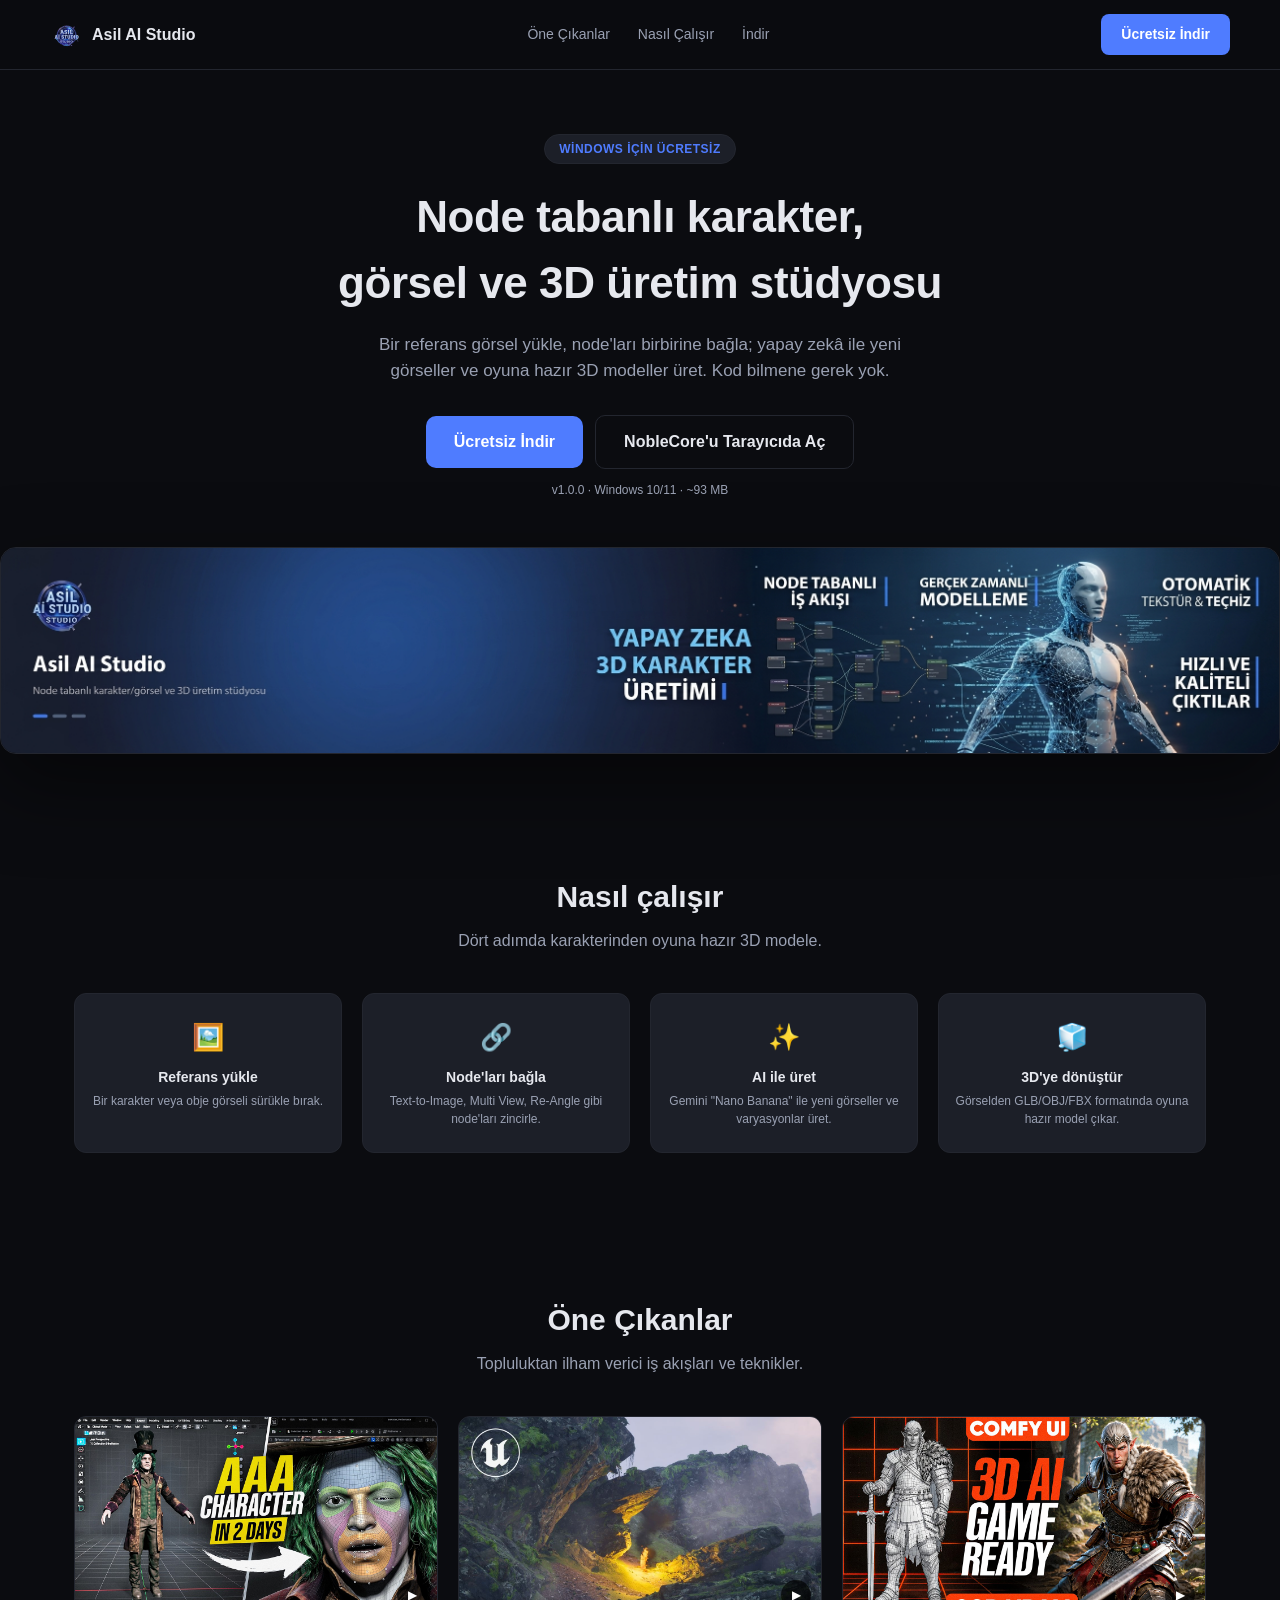
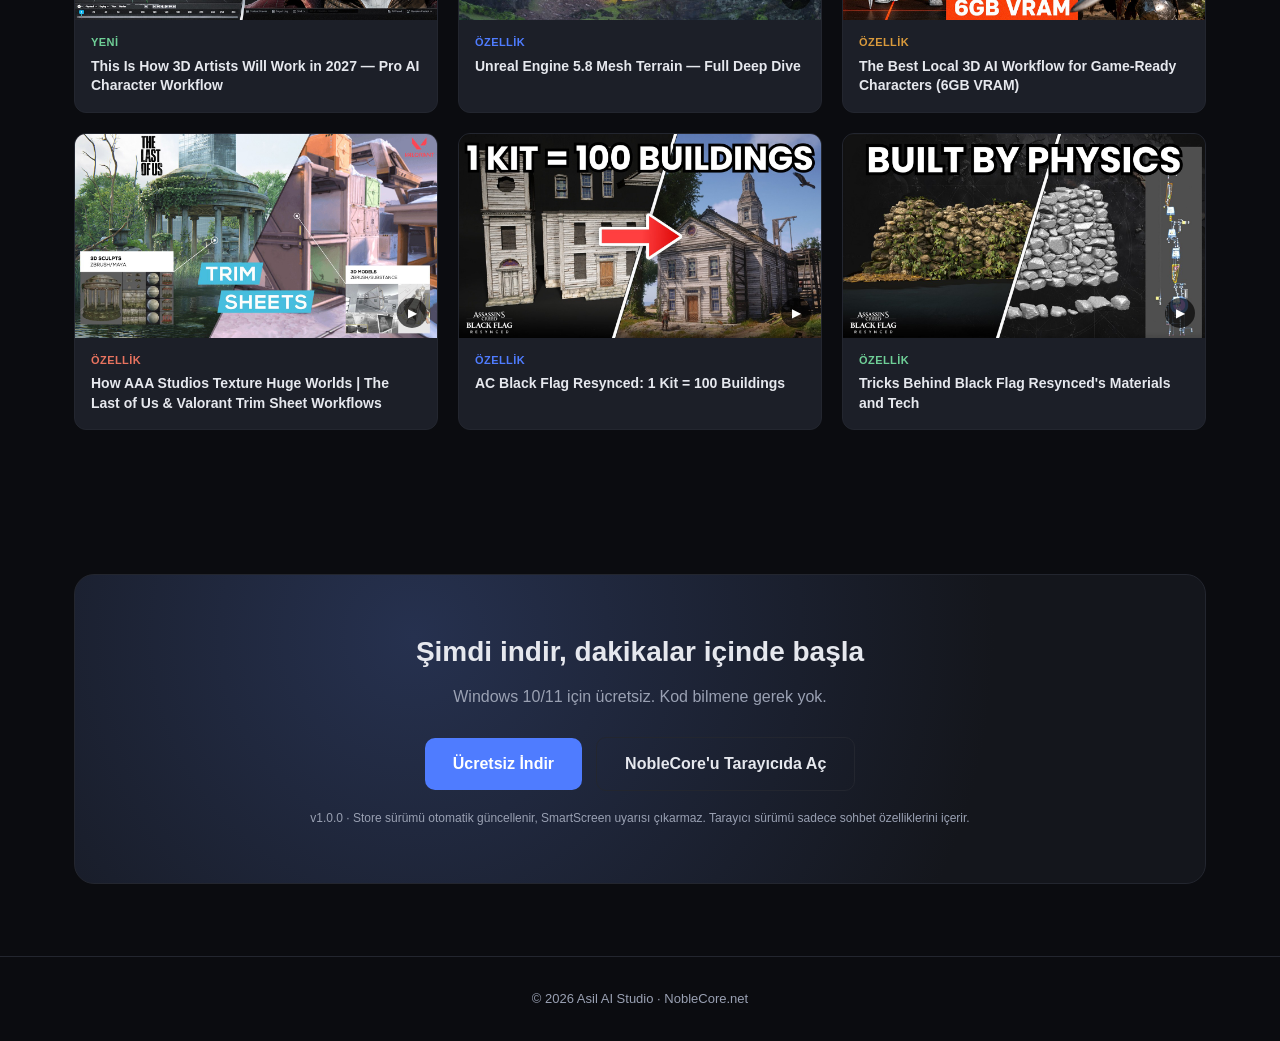
<file: index.html>
<!doctype html>
<html lang="tr">
<head>
  <meta charset="UTF-8" />
  <meta name="viewport" content="width=device-width, initial-scale=1.0" />
  <title>Asil AI Studio — NobleCore</title>
  <meta name="description" content="Node tabanlı karakter/görsel ve 3D üretim stüdyosu. Asil AI Studio'yu Windows için ücretsiz indir." />
  <link rel="icon" href="assets/logo.png" />
  <style>
    :root {
      --bg: #0b0c10;
      --bg-alt: #14161c;
      --card: #1c1f28;
      --border: #23262f;
      --text: #e6e8ee;
      --text-muted: #9aa1b3;
      --accent: #4f7cff;
      --accent-hover: #3d69f0;
    }

    * {
      box-sizing: border-box;
    }

    body {
      margin: 0;
      background: var(--bg);
      color: var(--text);
      font-family: 'Segoe UI', -apple-system, BlinkMacSystemFont, Roboto, sans-serif;
      line-height: 1.5;
    }

    a {
      color: inherit;
    }

    .container {
      max-width: 1180px;
      margin: 0 auto;
      padding: 0 24px;
    }

    /* ---- Header ---- */

    header {
      position: sticky;
      top: 0;
      z-index: 10;
      background: rgba(11, 12, 16, 0.85);
      backdrop-filter: blur(10px);
      border-bottom: 1px solid var(--border);
    }

    .nav {
      display: flex;
      align-items: center;
      justify-content: space-between;
      padding: 14px 0;
    }

    .brand {
      display: flex;
      align-items: center;
      gap: 10px;
      font-weight: 700;
      font-size: 16px;
      text-decoration: none;
    }

    .brand img {
      width: 32px;
      height: 32px;
      border-radius: 8px;
      object-fit: contain;
    }

    .nav-links {
      display: flex;
      align-items: center;
      gap: 28px;
      font-size: 14px;
      color: var(--text-muted);
    }

    .nav-links a {
      text-decoration: none;
    }

    .nav-links a:hover {
      color: var(--text);
    }

    .btn {
      display: inline-flex;
      align-items: center;
      gap: 8px;
      padding: 10px 20px;
      border-radius: 8px;
      background: var(--accent);
      color: white;
      font-weight: 600;
      font-size: 14px;
      text-decoration: none;
      border: none;
      cursor: pointer;
      transition: background 0.15s ease;
    }

    .btn:hover {
      background: var(--accent-hover);
    }

    .btn-lg {
      padding: 14px 28px;
      font-size: 16px;
      border-radius: 10px;
    }

    .btn-outline {
      background: transparent;
      border: 1px solid var(--border);
      color: var(--text);
    }

    .btn-outline:hover {
      background: var(--card);
    }

    /* ---- Hero ---- */

    .hero {
      padding: 64px 0 48px;
      text-align: center;
    }

    .hero-eyebrow {
      display: inline-block;
      padding: 5px 14px;
      border-radius: 999px;
      background: var(--card);
      border: 1px solid var(--border);
      color: var(--accent);
      font-size: 12px;
      font-weight: 700;
      letter-spacing: 0.04em;
      text-transform: uppercase;
      margin-bottom: 20px;
    }

    .hero h1 {
      font-size: 44px;
      font-weight: 800;
      margin: 0 0 16px;
      letter-spacing: -0.01em;
    }

    .hero p {
      max-width: 560px;
      margin: 0 auto 32px;
      color: var(--text-muted);
      font-size: 17px;
    }

    .hero-actions {
      display: flex;
      align-items: center;
      justify-content: center;
      gap: 12px;
      flex-wrap: wrap;
      margin-bottom: 12px;
    }

    .hero-note {
      font-size: 12px;
      color: var(--text-muted);
    }

    .hero-banner-wrap {
      margin-top: 48px;
      border-radius: 16px;
      overflow: hidden;
      border: 1px solid var(--border);
      box-shadow: 0 30px 80px rgba(0, 0, 0, 0.5);
    }

    .hero-banner-wrap img {
      display: block;
      width: 100%;
      height: auto;
    }

    /* ---- Features ---- */

    .section {
      padding: 72px 0;
    }

    .section-header {
      text-align: center;
      margin-bottom: 40px;
    }

    .section-header h2 {
      font-size: 30px;
      margin: 0 0 10px;
    }

    .section-header p {
      color: var(--text-muted);
      margin: 0;
    }

    .feature-grid {
      display: grid;
      grid-template-columns: repeat(3, 1fr);
      gap: 20px;
    }

    .feature-card {
      display: block;
      background: var(--card);
      border: 1px solid var(--border);
      border-radius: 12px;
      overflow: hidden;
      text-decoration: none;
      transition: transform 0.15s ease, border-color 0.15s ease;
    }

    .feature-card:hover {
      transform: translateY(-3px);
      border-color: #3a3f4e;
    }

    .feature-thumb {
      position: relative;
      aspect-ratio: 16 / 9;
      background: var(--bg-alt);
    }

    .feature-thumb img {
      width: 100%;
      height: 100%;
      object-fit: cover;
      display: block;
    }

    .feature-play {
      position: absolute;
      right: 10px;
      bottom: 10px;
      width: 30px;
      height: 30px;
      border-radius: 50%;
      background: rgba(0, 0, 0, 0.65);
      color: white;
      display: flex;
      align-items: center;
      justify-content: center;
      font-size: 12px;
    }

    .feature-body {
      padding: 14px 16px 16px;
    }

    .feature-tag {
      font-size: 11px;
      font-weight: 700;
      text-transform: uppercase;
      letter-spacing: 0.04em;
      margin-bottom: 6px;
    }

    .feature-title {
      font-size: 14px;
      font-weight: 600;
      line-height: 1.4;
    }

    /* ---- Workflow strip ---- */

    .strip {
      display: grid;
      grid-template-columns: repeat(4, 1fr);
      gap: 20px;
      text-align: center;
    }

    .strip-item {
      padding: 24px 16px;
      background: var(--card);
      border: 1px solid var(--border);
      border-radius: 12px;
    }

    .strip-item-icon {
      font-size: 26px;
      margin-bottom: 10px;
    }

    .strip-item-title {
      font-weight: 700;
      font-size: 14px;
      margin-bottom: 4px;
    }

    .strip-item-desc {
      font-size: 12px;
      color: var(--text-muted);
      line-height: 1.5;
    }

    /* ---- Download CTA ---- */

    .cta {
      background: radial-gradient(circle at 30% 20%, #26314f 0%, #14161c 70%);
      border: 1px solid var(--border);
      border-radius: 20px;
      padding: 56px 40px;
      text-align: center;
    }

    .cta h2 {
      font-size: 28px;
      margin: 0 0 12px;
    }

    .cta p {
      color: var(--text-muted);
      margin: 0 0 28px;
    }

    .platform-note {
      margin-top: 18px;
      font-size: 12px;
      color: var(--text-muted);
    }

    .cta-actions {
      display: flex;
      align-items: center;
      justify-content: center;
      gap: 14px;
      flex-wrap: wrap;
    }

    /* ---- Footer ---- */

    footer {
      border-top: 1px solid var(--border);
      padding: 32px 0;
      text-align: center;
      color: var(--text-muted);
      font-size: 13px;
    }

    @media (max-width: 860px) {
      .feature-grid {
        grid-template-columns: repeat(2, 1fr);
      }
      .strip {
        grid-template-columns: repeat(2, 1fr);
      }
      .hero h1 {
        font-size: 32px;
      }
      .nav-links {
        display: none;
      }
    }

    @media (max-width: 520px) {
      .feature-grid {
        grid-template-columns: 1fr;
      }
      .strip {
        grid-template-columns: 1fr;
      }
    }
  </style>
</head>
<body>
  <header>
    <div class="container nav">
      <a class="brand" href="#top">
        <img src="assets/logo.png" alt="" />
        Asil AI Studio
      </a>
      <nav class="nav-links">
        <a href="#features">Öne Çıkanlar</a>
        <a href="#workflow">Nasıl Çalışır</a>
        <a href="#download">İndir</a>
      </nav>
      <a class="btn" href="https://apps.microsoft.com/detail/9NKLQ2P3X6DZ" target="_blank" rel="noopener">Ücretsiz İndir</a>
    </div>
  </header>

  <main>
    <section class="hero" id="top">
      <span class="hero-eyebrow">Windows için ücretsiz</span>
      <h1>Node tabanlı karakter,<br />görsel ve 3D üretim stüdyosu</h1>
      <p>
        Bir referans görsel yükle, node'ları birbirine bağla; yapay zekâ ile yeni görseller ve oyuna hazır 3D
        modeller üret. Kod bilmene gerek yok.
      </p>
      <div class="hero-actions">
        <a class="btn btn-lg" href="https://apps.microsoft.com/detail/9NKLQ2P3X6DZ" target="_blank" rel="noopener">Ücretsiz İndir</a>
        <a class="btn btn-lg btn-outline" href="/app/">NobleCore'u Tarayıcıda Aç</a>
      </div>
      <div class="hero-note">v1.0.0 · Windows 10/11 · ~93 MB</div>

      <div class="hero-banner-wrap">
        <img src="assets/hero-banner.jpg" alt="Asil AI Studio node tabanlı iş akışı" />
      </div>
    </section>

    <section class="section" id="workflow">
      <div class="container">
        <div class="section-header">
          <h2>Nasıl çalışır</h2>
          <p>Dört adımda karakterinden oyuna hazır 3D modele.</p>
        </div>
        <div class="strip">
          <div class="strip-item">
            <div class="strip-item-icon">🖼️</div>
            <div class="strip-item-title">Referans yükle</div>
            <div class="strip-item-desc">Bir karakter veya obje görseli sürükle bırak.</div>
          </div>
          <div class="strip-item">
            <div class="strip-item-icon">🔗</div>
            <div class="strip-item-title">Node'ları bağla</div>
            <div class="strip-item-desc">Text-to-Image, Multi View, Re-Angle gibi node'ları zincirle.</div>
          </div>
          <div class="strip-item">
            <div class="strip-item-icon">✨</div>
            <div class="strip-item-title">AI ile üret</div>
            <div class="strip-item-desc">Gemini "Nano Banana" ile yeni görseller ve varyasyonlar üret.</div>
          </div>
          <div class="strip-item">
            <div class="strip-item-icon">🧊</div>
            <div class="strip-item-title">3D'ye dönüştür</div>
            <div class="strip-item-desc">Görselden GLB/OBJ/FBX formatında oyuna hazır model çıkar.</div>
          </div>
        </div>
      </div>
    </section>

    <section class="section" id="features">
      <div class="container">
        <div class="section-header">
          <h2>Öne Çıkanlar</h2>
          <p>Topluluktan ilham verici iş akışları ve teknikler.</p>
        </div>
        <div class="feature-grid">
          <a class="feature-card" href="https://www.youtube.com/watch?v=0TGkhdMI3tc" target="_blank" rel="noopener">
            <div class="feature-thumb">
              <img src="assets/feature-gorsel-uretim.jpg" alt="" />
              <span class="feature-play">▶</span>
            </div>
            <div class="feature-body">
              <div class="feature-tag" style="color:#6fcf97">YENİ</div>
              <div class="feature-title">This Is How 3D Artists Will Work in 2027 — Pro AI Character Workflow</div>
            </div>
          </a>
          <a class="feature-card" href="https://www.youtube.com/watch?v=JzQrUAVPmr4" target="_blank" rel="noopener">
            <div class="feature-thumb">
              <img src="assets/feature-multiview.jpg" alt="" />
              <span class="feature-play">▶</span>
            </div>
            <div class="feature-body">
              <div class="feature-tag" style="color:#4f7cff">ÖZELLİK</div>
              <div class="feature-title">Unreal Engine 5.8 Mesh Terrain — Full Deep Dive</div>
            </div>
          </a>
          <a class="feature-card" href="https://www.youtube.com/watch?v=Ff_tdMsndzQ" target="_blank" rel="noopener">
            <div class="feature-thumb">
              <img src="assets/feature-image-to-3d.jpg" alt="" />
              <span class="feature-play">▶</span>
            </div>
            <div class="feature-body">
              <div class="feature-tag" style="color:#d99a3c">ÖZELLİK</div>
              <div class="feature-title">The Best Local 3D AI Workflow for Game-Ready Characters (6GB VRAM)</div>
            </div>
          </a>
          <a class="feature-card" href="https://www.youtube.com/watch?v=Jn9Zl5SO4EU" target="_blank" rel="noopener">
            <div class="feature-thumb">
              <img src="assets/feature-texture-trim-sheet.jpg" alt="" />
              <span class="feature-play">▶</span>
            </div>
            <div class="feature-body">
              <div class="feature-tag" style="color:#e8735f">ÖZELLİK</div>
              <div class="feature-title">How AAA Studios Texture Huge Worlds | The Last of Us & Valorant Trim Sheet Workflows</div>
            </div>
          </a>
          <a class="feature-card" href="https://www.youtube.com/watch?v=AR4V-MVv4rw" target="_blank" rel="noopener">
            <div class="feature-thumb">
              <img src="assets/feature-ac-blackflag-kit.jpg" alt="" />
              <span class="feature-play">▶</span>
            </div>
            <div class="feature-body">
              <div class="feature-tag" style="color:#4f7cff">ÖZELLİK</div>
              <div class="feature-title">AC Black Flag Resynced: 1 Kit = 100 Buildings</div>
            </div>
          </a>
          <a class="feature-card" href="https://www.youtube.com/watch?v=MF_wkqanBFI" target="_blank" rel="noopener">
            <div class="feature-thumb">
              <img src="assets/feature-blackflag-materials-tech.jpg" alt="" />
              <span class="feature-play">▶</span>
            </div>
            <div class="feature-body">
              <div class="feature-tag" style="color:#6fcf97">ÖZELLİK</div>
              <div class="feature-title">Tricks Behind Black Flag Resynced's Materials and Tech</div>
            </div>
          </a>
        </div>
      </div>
    </section>

    <section class="section" id="download">
      <div class="container">
        <div class="cta">
          <h2>Şimdi indir, dakikalar içinde başla</h2>
          <p>Windows 10/11 için ücretsiz. Kod bilmene gerek yok.</p>
          <div class="cta-actions">
            <a class="btn btn-lg" id="store-btn" href="https://apps.microsoft.com/detail/9NKLQ2P3X6DZ" target="_blank" rel="noopener">Ücretsiz İndir</a>
            <a class="btn btn-lg btn-outline" href="/app/">NobleCore'u Tarayıcıda Aç</a>
          </div>
          <div class="platform-note">v1.0.0 · Store sürümü otomatik güncellenir, SmartScreen uyarısı çıkarmaz. Tarayıcı sürümü sadece sohbet özelliklerini içerir.</div>
        </div>
      </div>
    </section>
  </main>

  <footer>
    <div class="container">© 2026 Asil AI Studio · NobleCore.net</div>
  </footer>
</body>
</html>
</file>
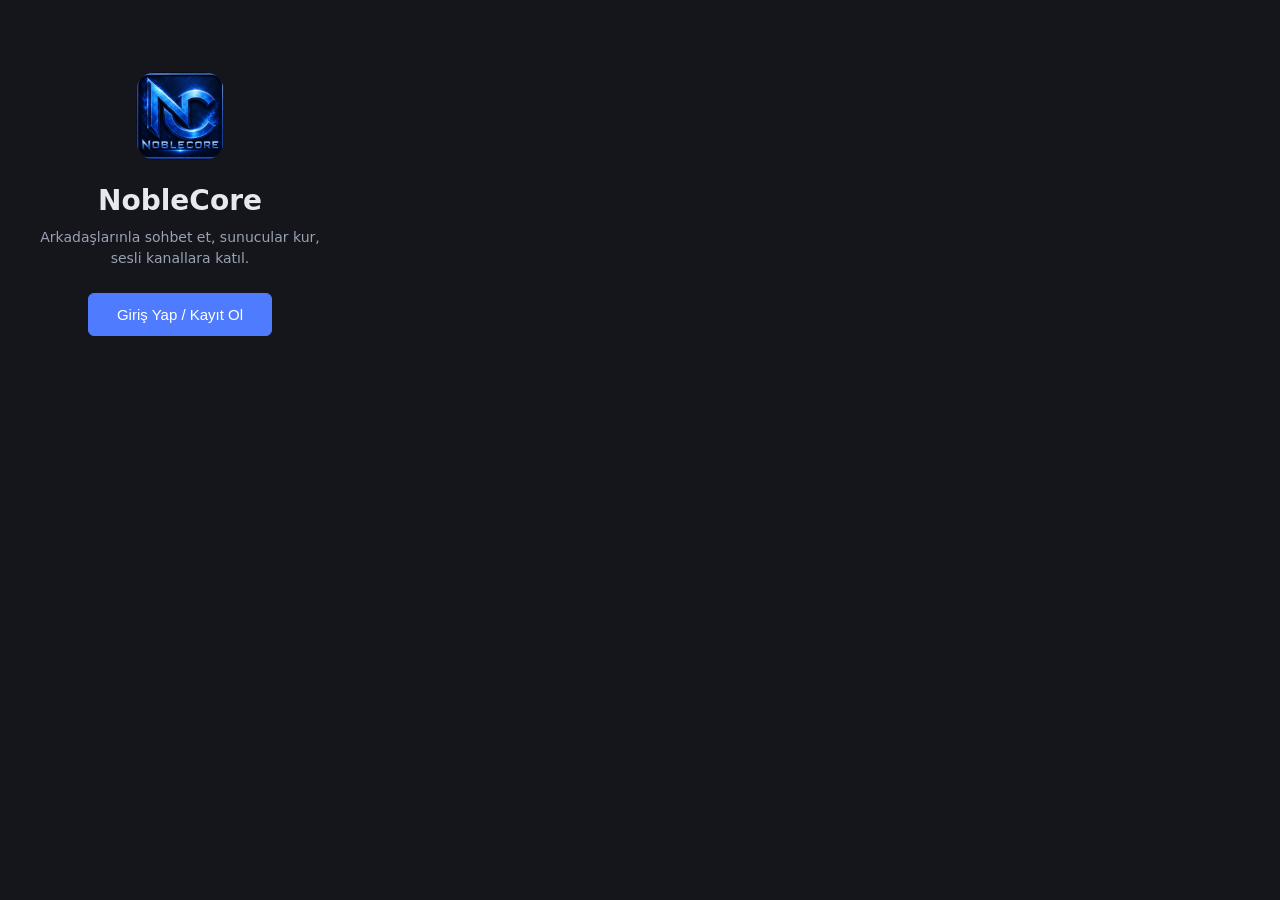
<file: app/index.html>
<!doctype html>
<html lang="tr">
  <head>
    <meta charset="UTF-8" />
    <meta name="viewport" content="width=device-width, initial-scale=1" />
    <meta
      http-equiv="Content-Security-Policy"
      content="default-src 'self'; script-src 'self' 'unsafe-inline' 'wasm-unsafe-eval' blob:; worker-src 'self' blob:; style-src 'self' 'unsafe-inline'; img-src 'self' data: blob: https:; connect-src 'self' https://www.gstatic.com data: blob: https://api.noblecore.net wss://api.noblecore.net"
    />
    <title>NobleCore</title>
    <script type="module" crossorigin src="./assets/web-BpcTyjXN.js"></script>
    <link rel="modulepreload" crossorigin href="./assets/NobleRefWindow-0n2-tFxO.js">
    <link rel="stylesheet" crossorigin href="./assets/NobleRefWindow-CDicr4ZH.css">
  </head>
  <body>
    <div id="root"></div>
  </body>
</html>
</file>
<file: app/assets/NobleRefWindow-CDicr4ZH.css>
/* this gets exported as style.css and can be used for the default theming */
/* these are the necessary styles for React/Svelte Flow, they get used by base.css and style.css */
.react-flow {
  direction: ltr;

  --xy-edge-stroke-default: #b1b1b7;
  --xy-edge-stroke-width-default: 1;
  --xy-edge-stroke-selected-default: #555;

  --xy-connectionline-stroke-default: #b1b1b7;
  --xy-connectionline-stroke-width-default: 1;

  --xy-attribution-background-color-default: rgba(255, 255, 255, 0.5);

  --xy-minimap-background-color-default: #fff;
  --xy-minimap-mask-background-color-default: rgba(240, 240, 240, 0.6);
  --xy-minimap-mask-stroke-color-default: transparent;
  --xy-minimap-mask-stroke-width-default: 1;
  --xy-minimap-node-background-color-default: #e2e2e2;
  --xy-minimap-node-stroke-color-default: transparent;
  --xy-minimap-node-stroke-width-default: 2;

  --xy-background-color-default: transparent;
  --xy-background-pattern-dots-color-default: #91919a;
  --xy-background-pattern-lines-color-default: #eee;
  --xy-background-pattern-cross-color-default: #e2e2e2;
  background-color: var(--xy-background-color, var(--xy-background-color-default));
  --xy-node-color-default: inherit;
  --xy-node-border-default: 1px solid #1a192b;
  --xy-node-background-color-default: #fff;
  --xy-node-group-background-color-default: rgba(240, 240, 240, 0.25);
  --xy-node-boxshadow-hover-default: 0 1px 4px 1px rgba(0, 0, 0, 0.08);
  --xy-node-boxshadow-selected-default: 0 0 0 0.5px #1a192b;
  --xy-node-border-radius-default: 3px;

  --xy-handle-background-color-default: #1a192b;
  --xy-handle-border-color-default: #fff;

  --xy-selection-background-color-default: rgba(0, 89, 220, 0.08);
  --xy-selection-border-default: 1px dotted rgba(0, 89, 220, 0.8);

  --xy-controls-button-background-color-default: #fefefe;
  --xy-controls-button-background-color-hover-default: #f4f4f4;
  --xy-controls-button-color-default: inherit;
  --xy-controls-button-color-hover-default: inherit;
  --xy-controls-button-border-color-default: #eee;
  --xy-controls-box-shadow-default: 0 0 2px 1px rgba(0, 0, 0, 0.08);

  --xy-edge-label-background-color-default: #ffffff;
  --xy-edge-label-color-default: inherit;
  --xy-resize-background-color-default: #3367d9;
}
.react-flow.dark {
  --xy-edge-stroke-default: #3e3e3e;
  --xy-edge-stroke-width-default: 1;
  --xy-edge-stroke-selected-default: #727272;

  --xy-connectionline-stroke-default: #b1b1b7;
  --xy-connectionline-stroke-width-default: 1;

  --xy-attribution-background-color-default: rgba(150, 150, 150, 0.25);

  --xy-minimap-background-color-default: #141414;
  --xy-minimap-mask-background-color-default: rgba(60, 60, 60, 0.6);
  --xy-minimap-mask-stroke-color-default: transparent;
  --xy-minimap-mask-stroke-width-default: 1;
  --xy-minimap-node-background-color-default: #2b2b2b;
  --xy-minimap-node-stroke-color-default: transparent;
  --xy-minimap-node-stroke-width-default: 2;

  --xy-background-color-default: #141414;
  --xy-background-pattern-dots-color-default: #555;
  --xy-background-pattern-lines-color-default: #333;
  --xy-background-pattern-cross-color-default: #333;
  --xy-node-color-default: #f8f8f8;
  --xy-node-border-default: 1px solid #3c3c3c;
  --xy-node-background-color-default: #1e1e1e;
  --xy-node-group-background-color-default: rgba(240, 240, 240, 0.25);
  --xy-node-boxshadow-hover-default: 0 1px 4px 1px rgba(255, 255, 255, 0.08);
  --xy-node-boxshadow-selected-default: 0 0 0 0.5px #999;

  --xy-handle-background-color-default: #bebebe;
  --xy-handle-border-color-default: #1e1e1e;

  --xy-selection-background-color-default: rgba(200, 200, 220, 0.08);
  --xy-selection-border-default: 1px dotted rgba(200, 200, 220, 0.8);

  --xy-controls-button-background-color-default: #2b2b2b;
  --xy-controls-button-background-color-hover-default: #3e3e3e;
  --xy-controls-button-color-default: #f8f8f8;
  --xy-controls-button-color-hover-default: #fff;
  --xy-controls-button-border-color-default: #5b5b5b;
  --xy-controls-box-shadow-default: 0 0 2px 1px rgba(0, 0, 0, 0.08);

  --xy-edge-label-background-color-default: #141414;
  --xy-edge-label-color-default: #f8f8f8;
}
.react-flow__background {
  background-color: var(--xy-background-color-props, var(--xy-background-color, var(--xy-background-color-default)));
  pointer-events: none;
  z-index: -1;
}
.react-flow__container {
  position: absolute;
  width: 100%;
  height: 100%;
  top: 0;
  left: 0;
}
.react-flow__pane {
  z-index: 1;
  touch-action: none;
}
.react-flow__pane.draggable {
    cursor: grab;
  }
.react-flow__pane.dragging {
    cursor: grabbing;
  }
.react-flow__pane.selection {
    cursor: pointer;
  }
.react-flow__viewport {
  transform-origin: 0 0;
  z-index: 2;
  pointer-events: none;
}
.react-flow__renderer {
  z-index: 4;
}
.react-flow__selection {
  z-index: 6;
}
.react-flow__nodesselection-rect:focus,
.react-flow__nodesselection-rect:focus-visible {
  outline: none;
}
.react-flow__edge-path {
  stroke: var(--xy-edge-stroke, var(--xy-edge-stroke-default));
  stroke-width: var(--xy-edge-stroke-width, var(--xy-edge-stroke-width-default));
  fill: none;
}
.react-flow__connection-path {
  stroke: var(--xy-connectionline-stroke, var(--xy-connectionline-stroke-default));
  stroke-width: var(--xy-connectionline-stroke-width, var(--xy-connectionline-stroke-width-default));
  fill: none;
}
.react-flow .react-flow__edges {
  position: absolute;
}
.react-flow .react-flow__edges svg {
    overflow: visible;
    position: absolute;
    pointer-events: none;
  }
.react-flow__edge {
  pointer-events: visibleStroke;
}
.react-flow__edge.selectable {
    cursor: pointer;
  }
.react-flow__edge.animated path {
    stroke-dasharray: 5;
    animation: dashdraw 0.5s linear infinite;
  }
.react-flow__edge.animated path.react-flow__edge-interaction {
    stroke-dasharray: none;
    animation: none;
  }
.react-flow__edge.inactive {
    pointer-events: none;
  }
.react-flow__edge.selected,
  .react-flow__edge:focus,
  .react-flow__edge:focus-visible {
    outline: none;
  }
.react-flow__edge.selected .react-flow__edge-path,
  .react-flow__edge.selectable:focus .react-flow__edge-path,
  .react-flow__edge.selectable:focus-visible .react-flow__edge-path {
    stroke: var(--xy-edge-stroke-selected, var(--xy-edge-stroke-selected-default));
  }
.react-flow__edge-textwrapper {
    pointer-events: all;
  }
.react-flow__edge .react-flow__edge-text {
    pointer-events: none;
    -webkit-user-select: none;
       -moz-user-select: none;
            user-select: none;
  }
/* Arrowhead marker styles - use CSS custom properties as default */
.react-flow__arrowhead polyline {
  stroke: var(--xy-edge-stroke, var(--xy-edge-stroke-default));
}
.react-flow__arrowhead polyline.arrowclosed {
  fill: var(--xy-edge-stroke, var(--xy-edge-stroke-default));
}
.react-flow__connection {
  pointer-events: none;
}
.react-flow__connection .animated {
    stroke-dasharray: 5;
    animation: dashdraw 0.5s linear infinite;
  }
svg.react-flow__connectionline {
  z-index: 1001;
  overflow: visible;
  position: absolute;
}
.react-flow__nodes {
  pointer-events: none;
  transform-origin: 0 0;
}
.react-flow__node {
  position: absolute;
  -webkit-user-select: none;
     -moz-user-select: none;
          user-select: none;
  pointer-events: all;
  transform-origin: 0 0;
  box-sizing: border-box;
  cursor: default;
}
.react-flow__node.selectable {
    cursor: pointer;
  }
.react-flow__node.draggable {
    cursor: grab;
    pointer-events: all;
  }
.react-flow__node.draggable.dragging {
      cursor: grabbing;
    }
.react-flow__nodesselection {
  z-index: 3;
  transform-origin: left top;
  pointer-events: none;
}
.react-flow__nodesselection-rect {
    position: absolute;
    pointer-events: all;
    cursor: grab;
  }
.react-flow__handle {
  position: absolute;
  pointer-events: none;
  min-width: 5px;
  min-height: 5px;
  width: 6px;
  height: 6px;
  background-color: var(--xy-handle-background-color, var(--xy-handle-background-color-default));
  border: 1px solid var(--xy-handle-border-color, var(--xy-handle-border-color-default));
  border-radius: 100%;
}
.react-flow__handle.connectingfrom {
    pointer-events: all;
  }
.react-flow__handle.connectionindicator {
    pointer-events: all;
    cursor: crosshair;
  }
.react-flow__handle-bottom {
    top: auto;
    left: 50%;
    bottom: 0;
    transform: translate(-50%, 50%);
  }
.react-flow__handle-top {
    top: 0;
    left: 50%;
    transform: translate(-50%, -50%);
  }
.react-flow__handle-left {
    top: 50%;
    left: 0;
    transform: translate(-50%, -50%);
  }
.react-flow__handle-right {
    top: 50%;
    right: 0;
    transform: translate(50%, -50%);
  }
.react-flow__edgeupdater {
  cursor: move;
  pointer-events: all;
}
.react-flow__pane.selection .react-flow__panel {
  pointer-events: none;
}
.react-flow__panel {
  position: absolute;
  z-index: 5;
  margin: 15px;
}
.react-flow__panel.top {
    top: 0;
  }
.react-flow__panel.bottom {
    bottom: 0;
  }
.react-flow__panel.top.center, .react-flow__panel.bottom.center {
      left: 50%;
      transform: translateX(-15px) translateX(-50%);
    }
.react-flow__panel.left {
    left: 0;
  }
.react-flow__panel.right {
    right: 0;
  }
.react-flow__panel.left.center, .react-flow__panel.right.center {
      top: 50%;
      transform: translateY(-15px) translateY(-50%);
    }
.react-flow__attribution {
  font-size: 10px;
  background: var(--xy-attribution-background-color, var(--xy-attribution-background-color-default));
  padding: 2px 3px;
  margin: 0;
}
.react-flow__attribution a {
    text-decoration: none;
    color: #999;
  }
@keyframes dashdraw {
  from {
    stroke-dashoffset: 10;
  }
}
.react-flow__edgelabel-renderer {
  position: absolute;
  width: 100%;
  height: 100%;
  pointer-events: none;
  -webkit-user-select: none;
     -moz-user-select: none;
          user-select: none;
  left: 0;
  top: 0;
}
.react-flow__viewport-portal {
  position: absolute;
  width: 100%;
  height: 100%;
  left: 0;
  top: 0;
  -webkit-user-select: none;
     -moz-user-select: none;
          user-select: none;
}
.react-flow__minimap {
  background: var(
    --xy-minimap-background-color-props,
    var(--xy-minimap-background-color, var(--xy-minimap-background-color-default))
  );
}
.react-flow__minimap-svg {
    display: block;
  }
.react-flow__minimap-mask {
    fill: var(
      --xy-minimap-mask-background-color-props,
      var(--xy-minimap-mask-background-color, var(--xy-minimap-mask-background-color-default))
    );
    stroke: var(
      --xy-minimap-mask-stroke-color-props,
      var(--xy-minimap-mask-stroke-color, var(--xy-minimap-mask-stroke-color-default))
    );
    stroke-width: var(
      --xy-minimap-mask-stroke-width-props,
      var(--xy-minimap-mask-stroke-width, var(--xy-minimap-mask-stroke-width-default))
    );
  }
.react-flow__minimap-node {
    fill: var(
      --xy-minimap-node-background-color-props,
      var(--xy-minimap-node-background-color, var(--xy-minimap-node-background-color-default))
    );
    stroke: var(
      --xy-minimap-node-stroke-color-props,
      var(--xy-minimap-node-stroke-color, var(--xy-minimap-node-stroke-color-default))
    );
    stroke-width: var(
      --xy-minimap-node-stroke-width-props,
      var(--xy-minimap-node-stroke-width, var(--xy-minimap-node-stroke-width-default))
    );
  }
.react-flow__background-pattern.dots {
    fill: var(
      --xy-background-pattern-color-props,
      var(--xy-background-pattern-color, var(--xy-background-pattern-dots-color-default))
    );
  }
.react-flow__background-pattern.lines {
    stroke: var(
      --xy-background-pattern-color-props,
      var(--xy-background-pattern-color, var(--xy-background-pattern-lines-color-default))
    );
  }
.react-flow__background-pattern.cross {
    stroke: var(
      --xy-background-pattern-color-props,
      var(--xy-background-pattern-color, var(--xy-background-pattern-cross-color-default))
    );
  }
.react-flow__controls {
  display: flex;
  flex-direction: column;
  box-shadow: var(--xy-controls-box-shadow, var(--xy-controls-box-shadow-default));
}
.react-flow__controls.horizontal {
    flex-direction: row;
  }
.react-flow__controls-button {
    display: flex;
    justify-content: center;
    align-items: center;
    height: 26px;
    width: 26px;
    padding: 4px;
    border: none;
    background: var(--xy-controls-button-background-color, var(--xy-controls-button-background-color-default));
    border-bottom: 1px solid
      var(
        --xy-controls-button-border-color-props,
        var(--xy-controls-button-border-color, var(--xy-controls-button-border-color-default))
      );
    color: var(
      --xy-controls-button-color-props,
      var(--xy-controls-button-color, var(--xy-controls-button-color-default))
    );
    cursor: pointer;
    -webkit-user-select: none;
       -moz-user-select: none;
            user-select: none;
  }
.react-flow__controls-button svg {
      width: 100%;
      max-width: 12px;
      max-height: 12px;
      fill: currentColor;
    }
.react-flow__edge.updating .react-flow__edge-path {
      stroke: #777;
    }
.react-flow__edge-text {
    font-size: 10px;
  }
.react-flow__node.selectable:focus,
  .react-flow__node.selectable:focus-visible {
    outline: none;
  }
.react-flow__node-input,
.react-flow__node-default,
.react-flow__node-output,
.react-flow__node-group {
  padding: 10px;
  border-radius: var(--xy-node-border-radius, var(--xy-node-border-radius-default));
  width: 150px;
  font-size: 12px;
  color: var(--xy-node-color, var(--xy-node-color-default));
  text-align: center;
  border: var(--xy-node-border, var(--xy-node-border-default));
  background-color: var(--xy-node-background-color, var(--xy-node-background-color-default));
}
.react-flow__node-input.selectable:hover, .react-flow__node-default.selectable:hover, .react-flow__node-output.selectable:hover, .react-flow__node-group.selectable:hover {
      box-shadow: var(--xy-node-boxshadow-hover, var(--xy-node-boxshadow-hover-default));
    }
.react-flow__node-input.selectable.selected,
    .react-flow__node-input.selectable:focus,
    .react-flow__node-input.selectable:focus-visible,
    .react-flow__node-default.selectable.selected,
    .react-flow__node-default.selectable:focus,
    .react-flow__node-default.selectable:focus-visible,
    .react-flow__node-output.selectable.selected,
    .react-flow__node-output.selectable:focus,
    .react-flow__node-output.selectable:focus-visible,
    .react-flow__node-group.selectable.selected,
    .react-flow__node-group.selectable:focus,
    .react-flow__node-group.selectable:focus-visible {
      box-shadow: var(--xy-node-boxshadow-selected, var(--xy-node-boxshadow-selected-default));
    }
.react-flow__node-group {
  background-color: var(--xy-node-group-background-color, var(--xy-node-group-background-color-default));
}
.react-flow__nodesselection-rect,
.react-flow__selection {
  background: var(--xy-selection-background-color, var(--xy-selection-background-color-default));
  border: var(--xy-selection-border, var(--xy-selection-border-default));
}
.react-flow__nodesselection-rect:focus,
  .react-flow__nodesselection-rect:focus-visible,
  .react-flow__selection:focus,
  .react-flow__selection:focus-visible {
    outline: none;
  }
.react-flow__controls-button:hover {
      background: var(
        --xy-controls-button-background-color-hover-props,
        var(--xy-controls-button-background-color-hover, var(--xy-controls-button-background-color-hover-default))
      );
      color: var(
        --xy-controls-button-color-hover-props,
        var(--xy-controls-button-color-hover, var(--xy-controls-button-color-hover-default))
      );
    }
.react-flow__controls-button:disabled {
      pointer-events: none;
    }
.react-flow__controls-button:disabled svg {
        fill-opacity: 0.4;
      }
.react-flow__controls-button:last-child {
    border-bottom: none;
  }
.react-flow__controls.horizontal .react-flow__controls-button {
    border-bottom: none;
    border-right: 1px solid
      var(
        --xy-controls-button-border-color-props,
        var(--xy-controls-button-border-color, var(--xy-controls-button-border-color-default))
      );
  }
.react-flow__controls.horizontal .react-flow__controls-button:last-child {
    border-right: none;
  }
.react-flow__resize-control {
  position: absolute;
}
.react-flow__resize-control.left,
.react-flow__resize-control.right {
  cursor: ew-resize;
}
.react-flow__resize-control.top,
.react-flow__resize-control.bottom {
  cursor: ns-resize;
}
.react-flow__resize-control.top.left,
.react-flow__resize-control.bottom.right {
  cursor: nwse-resize;
}
.react-flow__resize-control.bottom.left,
.react-flow__resize-control.top.right {
  cursor: nesw-resize;
}
/* handle styles */
.react-flow__resize-control.handle {
  width: 5px;
  height: 5px;
  border: 1px solid #fff;
  border-radius: 1px;
  background-color: var(--xy-resize-background-color, var(--xy-resize-background-color-default));
  translate: -50% -50%;
}
.react-flow__resize-control.handle.left {
  left: 0;
  top: 50%;
}
.react-flow__resize-control.handle.right {
  left: 100%;
  top: 50%;
}
.react-flow__resize-control.handle.top {
  left: 50%;
  top: 0;
}
.react-flow__resize-control.handle.bottom {
  left: 50%;
  top: 100%;
}
.react-flow__resize-control.handle.top.left {
  left: 0;
}
.react-flow__resize-control.handle.bottom.left {
  left: 0;
}
.react-flow__resize-control.handle.top.right {
  left: 100%;
}
.react-flow__resize-control.handle.bottom.right {
  left: 100%;
}
/* line styles */
.react-flow__resize-control.line {
  border-color: var(--xy-resize-background-color, var(--xy-resize-background-color-default));
  border-width: 0;
  border-style: solid;
}
.react-flow__resize-control.line.left,
.react-flow__resize-control.line.right {
  width: 1px;
  transform: translate(-50%, 0);
  top: 0;
  height: 100%;
}
.react-flow__resize-control.line.left {
  left: 0;
  border-left-width: 1px;
}
.react-flow__resize-control.line.right {
  left: 100%;
  border-right-width: 1px;
}
.react-flow__resize-control.line.top,
.react-flow__resize-control.line.bottom {
  height: 1px;
  transform: translate(0, -50%);
  left: 0;
  width: 100%;
}
.react-flow__resize-control.line.top {
  top: 0;
  border-top-width: 1px;
}
.react-flow__resize-control.line.bottom {
  border-bottom-width: 1px;
  top: 100%;
}
.react-flow__edge-textbg {
  fill: var(--xy-edge-label-background-color, var(--xy-edge-label-background-color-default));
}
.react-flow__edge-text {
  fill: var(--xy-edge-label-color, var(--xy-edge-label-color-default));
}
/* ============================================================
   NobleTask — Jira (Atlassian koyu tema) gorunumu
   Tum siniflar nt- on ekiyle; index.css'teki genel stillere dokunmaz.
   ============================================================ */

/* Modal ve popover'lar document.body'ye portal ile aciliyor (.nt-root'un
   DISINDA) — degiskenler o yuzden uc kapsayiciya birden tanimli. */
.nt-root,
.nt-modal-overlay,
.nt-popover,
.nt-lightbox-overlay {
  --nt-bg: #1d2125;
  --nt-sunken: #161a1d;
  --nt-raised: #22272b;
  --nt-overlay: #282e33;
  --nt-hover: #2c333a;
  --nt-pressed: #38414a;
  --nt-border: #323a42;
  --nt-border-strong: #454f59;
  --nt-text: #b6c2cf;
  --nt-text-strong: #dee4ea;
  --nt-text-subtle: #8c9bab;
  --nt-text-disabled: #596773;
  --nt-brand: #579dff;
  --nt-brand-hover: #85b8ff;
  --nt-brand-pressed: #cce0ff;
  /* Dolu (solid) mavi butonlar icin: --nt-brand metin/link rengi olarak koyu
     zeminde zaten okunakli, ama BUTON zemini olarak kullanilinca uzerine
     acik/soluk yazi konursa kontrast dusuk kaliyor (kullanici "Proje
     oluştur" butonunun okunmadigini bildirdi) — bu yuzden dolu butonlar
     ayri, daha koyu-doygun bir mavi + hep BEYAZ yazi kullanir. */
  --nt-brand-solid: #0c66e4;
  --nt-brand-solid-hover: #0055cc;
  --nt-brand-text-on: #ffffff;
  --nt-selected-bg: #1c2b41;
  --nt-selected-border: #388bff;
  --nt-danger: #f87168;
  --nt-danger-bold: #f15b50;
  --nt-danger-bg: #42221f;
  --nt-success: #7ee2b8;
  --nt-success-bg: #1c3329;
  --nt-warning: #f5cd47;
  --nt-lozenge-todo-bg: #2c333a;
  --nt-lozenge-todo-text: #c7d1db;
  --nt-lozenge-inprogress-bg: #09326c;
  --nt-lozenge-inprogress-text: #85b8ff;
  --nt-lozenge-done-bg: #164b35;
  --nt-lozenge-done-text: #7ee2b8;
  --nt-radius: 3px;
  --nt-radius-lg: 8px;
  --nt-shadow: 0 8px 12px rgba(3, 4, 4, 0.36), 0 0 1px rgba(3, 4, 4, 0.5);
}

.nt-root {
  display: flex;
  flex-direction: column;
  height: 100%;
  background: var(--nt-bg);
  color: var(--nt-text);
  font-family: -apple-system, 'Segoe UI', system-ui, Roboto, sans-serif;
  font-size: 14px;
  line-height: 20px;
}

.nt-root *,
.nt-modal *,
.nt-popover * {
  box-sizing: border-box;
}

/* :where() sifir ozgullukte — bu sadece bir varsayilan, .nt-btn-primary gibi
   sinif tabanli renk kurallarinin altinda ezilmeli. Duz "button" etiketi ile
   yazilsaydi (tip+sinif = ozgullukte .nt-btn-primary'den YUKSEK cikardi ve
   onu ezerdi) — bir kere tam bu yuzden "Proje oluştur" gibi dolu mavi
   butonlarin yazisi neredeyse gorunmuyordu, kullanici bildirdi. */
:where(.nt-root, .nt-modal, .nt-popover) button {
  font-family: inherit;
  font-size: inherit;
  color: inherit;
}

:where(.nt-root, .nt-modal, .nt-popover) input,
:where(.nt-root, .nt-modal, .nt-popover) textarea,
:where(.nt-root, .nt-modal, .nt-popover) select {
  font-family: inherit;
  font-size: inherit;
  color: var(--nt-text-strong);
}

.nt-loading {
  align-items: center;
  justify-content: center;
}

.nt-spacer {
  flex: 1;
}

.nt-muted {
  color: var(--nt-text-subtle);
}

.nt-small {
  font-size: 12px;
  line-height: 16px;
}

.nt-required {
  color: var(--nt-danger);
}

.nt-success-text {
  display: inline-flex;
  align-items: center;
  gap: 4px;
  color: var(--nt-success);
  font-size: 12px;
}

/* ---------- Ust cubuk ---------- */

.nt-topnav {
  display: flex;
  align-items: center;
  gap: 8px;
  height: 56px;
  padding: 0 16px;
  border-bottom: 1px solid var(--nt-border);
  background: var(--nt-bg);
  flex-shrink: 0;
}

.nt-topnav-hub {
  display: inline-flex;
  align-items: center;
  gap: 4px;
  background: none;
  border: none;
  border-radius: var(--nt-radius);
  padding: 6px 8px;
  color: var(--nt-text-subtle);
  cursor: pointer;
}

.nt-topnav-hub:hover {
  background: var(--nt-hover);
  color: var(--nt-text-strong);
}

.nt-topnav-brand {
  display: inline-flex;
  align-items: center;
  gap: 8px;
  background: none;
  border: none;
  padding: 4px 8px;
  border-radius: var(--nt-radius);
  cursor: pointer;
  font-weight: 700;
  font-size: 16px;
  color: var(--nt-text-strong);
}

.nt-topnav-brand img {
  width: 26px;
  height: 26px;
  border-radius: 6px;
}

.nt-topnav-brand:hover {
  background: var(--nt-hover);
}

.nt-topnav-link {
  display: inline-flex;
  align-items: center;
  gap: 4px;
  background: none;
  border: none;
  border-radius: var(--nt-radius);
  padding: 6px 10px;
  font-weight: 600;
  color: var(--nt-text);
  cursor: pointer;
}

.nt-topnav-link:hover {
  background: var(--nt-hover);
  color: var(--nt-brand);
}

.nt-topnav-search {
  position: relative;
  display: flex;
  align-items: center;
  gap: 8px;
  width: 360px;
  height: 36px;
  padding: 0 10px;
  border: 1px solid var(--nt-border-strong);
  border-radius: var(--nt-radius);
  background: var(--nt-sunken);
  color: var(--nt-text-subtle);
}

.nt-topnav-search:focus-within {
  border-color: var(--nt-brand);
  box-shadow: 0 0 0 1px var(--nt-brand);
}

.nt-topnav-search input {
  flex: 1;
  background: none;
  border: none;
  outline: none;
}

.nt-search-key {
  color: var(--nt-text-subtle);
  font-size: 12px;
  flex-shrink: 0;
}

.nt-search-summary {
  overflow: hidden;
  text-overflow: ellipsis;
  white-space: nowrap;
}

.nt-topnav-avatar {
  margin-left: 4px;
}

/* ---------- Govde / sol nav ---------- */

.nt-body {
  display: flex;
  flex: 1;
  min-height: 0;
}

.nt-sidebar {
  position: relative;
  width: 240px;
  flex-shrink: 0;
  display: flex;
  flex-direction: column;
  padding: 16px 8px;
  border-right: 1px solid var(--nt-border);
  background: var(--nt-bg);
  transition: width 0.15s ease;
}

.nt-sidebar-collapsed {
  width: 56px;
  padding: 16px 6px;
}

.nt-sidebar-toggle {
  position: absolute;
  top: 24px;
  right: -12px;
  width: 24px;
  height: 24px;
  display: flex;
  align-items: center;
  justify-content: center;
  border-radius: 50%;
  border: 1px solid var(--nt-border);
  background: var(--nt-raised);
  color: var(--nt-text-subtle);
  cursor: pointer;
  z-index: 2;
  opacity: 0;
  transition: opacity 0.15s;
}

.nt-sidebar:hover .nt-sidebar-toggle,
.nt-sidebar-collapsed .nt-sidebar-toggle {
  opacity: 1;
}

.nt-sidebar-toggle:hover {
  background: var(--nt-brand-solid);
  color: var(--nt-brand-text-on);
  border-color: var(--nt-brand-solid);
}

.nt-sidebar-project {
  display: flex;
  align-items: center;
  gap: 10px;
  padding: 4px 8px 16px;
  margin-bottom: 8px;
  border-bottom: 1px solid var(--nt-border);
}

.nt-sidebar-collapsed .nt-sidebar-project {
  justify-content: center;
  padding: 4px 0 12px;
}

.nt-sidebar-project-text {
  min-width: 0;
}

.nt-sidebar-project-name {
  font-weight: 600;
  color: var(--nt-text-strong);
  white-space: nowrap;
  overflow: hidden;
  text-overflow: ellipsis;
}

.nt-sidebar-project-type {
  font-size: 11px;
  color: var(--nt-text-subtle);
}

.nt-project-tile {
  display: inline-flex;
  align-items: center;
  justify-content: center;
  width: 32px;
  height: 32px;
  border-radius: 6px;
  color: #fff;
  font-weight: 700;
  font-size: 13px;
  flex-shrink: 0;
  letter-spacing: 0.5px;
}

.nt-project-tile-sm {
  width: 24px;
  height: 24px;
  font-size: 10px;
  border-radius: 4px;
}

.nt-project-tile-lg {
  width: 64px;
  height: 64px;
  font-size: 22px;
  border-radius: 10px;
}

.nt-sidebar-group-label {
  padding: 8px 12px 4px;
  font-size: 11px;
  font-weight: 700;
  letter-spacing: 0.6px;
  color: var(--nt-text-subtle);
}

.nt-sidebar-item {
  display: flex;
  align-items: center;
  gap: 12px;
  width: 100%;
  padding: 8px 12px;
  border: none;
  border-radius: var(--nt-radius);
  background: none;
  color: var(--nt-text);
  text-align: left;
  cursor: pointer;
  font-weight: 500;
}

.nt-sidebar-collapsed .nt-sidebar-item {
  justify-content: center;
  padding: 8px 0;
}

.nt-sidebar-item:hover:not(:disabled) {
  background: var(--nt-hover);
}

.nt-sidebar-item.nt-active {
  background: var(--nt-selected-bg);
  color: var(--nt-brand);
}

.nt-sidebar-item:disabled {
  color: var(--nt-text-disabled);
  cursor: not-allowed;
}

.nt-sidebar-item-icon {
  display: inline-flex;
  width: 20px;
  justify-content: center;
  flex-shrink: 0;
}

.nt-soon-badge {
  margin-left: auto;
  font-size: 10px;
  font-weight: 700;
  padding: 1px 5px;
  border-radius: 3px;
  background: var(--nt-hover);
  color: var(--nt-text-subtle);
  letter-spacing: 0.4px;
}

.nt-sidebar-divider {
  height: 1px;
  background: var(--nt-border);
  margin: 12px 8px;
}

.nt-main {
  flex: 1;
  min-width: 0;
  display: flex;
  flex-direction: column;
  overflow: hidden;
}

/* ---------- Sayfa iskeleti ---------- */

.nt-page {
  display: flex;
  flex-direction: column;
  flex: 1;
  min-height: 0;
  padding: 16px 32px 0;
}

.nt-page-header {
  margin-bottom: 8px;
}

.nt-breadcrumbs {
  display: flex;
  align-items: center;
  gap: 6px;
  font-size: 13px;
  color: var(--nt-text-subtle);
  margin-bottom: 6px;
}

.nt-breadcrumb-sep {
  color: var(--nt-text-disabled);
}

.nt-page-title-row {
  display: flex;
  align-items: center;
  gap: 16px;
  min-height: 40px;
}

.nt-page-title {
  margin: 0;
  font-size: 24px;
  font-weight: 600;
  line-height: 28px;
  color: var(--nt-text-strong);
}

.nt-page-actions {
  margin-left: auto;
  display: flex;
  align-items: center;
  gap: 10px;
}

.nt-sprint-days {
  display: inline-flex;
  align-items: center;
  gap: 6px;
  color: var(--nt-text-subtle);
  font-size: 13px;
}

.nt-sprint-goal {
  margin-top: 6px;
  font-size: 13px;
  color: var(--nt-text-subtle);
}

.nt-toolbar {
  display: flex;
  align-items: center;
  gap: 12px;
  padding: 8px 0 16px;
  flex-shrink: 0;
}

.nt-search {
  display: flex;
  align-items: center;
  gap: 8px;
  width: 260px;
  height: 32px;
  padding: 0 8px;
  border: 1px solid var(--nt-border-strong);
  border-radius: var(--nt-radius);
  background: var(--nt-sunken);
  color: var(--nt-text-subtle);
}

.nt-search:focus-within {
  border-color: var(--nt-brand);
  box-shadow: 0 0 0 1px var(--nt-brand);
}

.nt-search input {
  flex: 1;
  min-width: 0;
  background: none;
  border: none;
  outline: none;
}

.nt-avatar-group {
  display: flex;
  align-items: center;
}

.nt-avatar-stack {
  margin-left: -6px;
  border: 2px solid var(--nt-bg);
}

.nt-avatar-stack:first-child {
  margin-left: 0;
}

.nt-avatar-filter {
  margin-left: -6px;
  padding: 0;
  border: 2px solid var(--nt-bg);
  border-radius: 50%;
  background: none;
  cursor: pointer;
  transition: transform 0.1s;
}

.nt-avatar-filter:first-child {
  margin-left: 0;
}

.nt-avatar-filter:hover {
  transform: translateY(-2px);
}

.nt-avatar-filter-active {
  border-color: var(--nt-brand);
  box-shadow: 0 0 0 2px var(--nt-brand);
}

/* ---------- Avatar ---------- */

.nt-avatar {
  display: inline-flex;
  align-items: center;
  justify-content: center;
  border-radius: 50%;
  color: #fff;
  font-weight: 600;
  flex-shrink: 0;
  object-fit: cover;
  user-select: none;
}

.nt-avatar-empty {
  background: var(--nt-pressed);
  color: var(--nt-text-subtle);
}

/* ---------- Butonlar ---------- */

.nt-btn {
  display: inline-flex;
  align-items: center;
  gap: 6px;
  height: 32px;
  padding: 0 12px;
  border: none;
  border-radius: var(--nt-radius);
  background: var(--nt-hover);
  color: var(--nt-text);
  font-weight: 500;
  cursor: pointer;
  white-space: nowrap;
}

.nt-btn:hover:not(:disabled) {
  background: var(--nt-pressed);
}

.nt-btn:disabled {
  opacity: 0.45;
  cursor: not-allowed;
}

.nt-btn-primary {
  background: var(--nt-brand-solid);
  color: var(--nt-brand-text-on);
  font-weight: 600;
}

.nt-btn-primary:hover:not(:disabled) {
  background: var(--nt-brand-solid-hover);
}

.nt-btn-subtle {
  background: transparent;
}

.nt-btn-subtle:hover:not(:disabled) {
  background: var(--nt-hover);
}

.nt-btn-danger {
  background: var(--nt-danger-bold);
  color: #fff;
  font-weight: 600;
}

.nt-btn-danger:hover:not(:disabled) {
  background: #fd9891;
  color: var(--nt-bg);
}

.nt-btn-sm {
  height: 28px;
  padding: 0 8px;
  font-size: 13px;
}

.nt-icon-btn {
  display: inline-flex;
  align-items: center;
  justify-content: center;
  width: 28px;
  height: 28px;
  border: none;
  border-radius: var(--nt-radius);
  background: none;
  color: var(--nt-text-subtle);
  cursor: pointer;
  flex-shrink: 0;
}

.nt-icon-btn:hover:not(:disabled),
.nt-icon-btn.nt-active {
  background: var(--nt-hover);
  color: var(--nt-text-strong);
}

.nt-icon-btn:disabled {
  opacity: 0.4;
  cursor: not-allowed;
}

.nt-icon-btn-danger:hover:not(:disabled) {
  background: var(--nt-danger-bg);
  color: var(--nt-danger);
}

.nt-link-btn {
  display: inline-flex;
  align-items: center;
  gap: 4px;
  background: none;
  border: none;
  padding: 0;
  color: var(--nt-brand);
  cursor: pointer;
}

.nt-link-btn:hover {
  text-decoration: underline;
}

/* ---------- Form ---------- */

.nt-form-hint {
  margin: 0 0 12px;
  font-size: 12px;
  color: var(--nt-text-subtle);
}

.nt-field {
  display: flex;
  flex-direction: column;
  gap: 4px;
  margin-bottom: 14px;
  flex: 1;
}

.nt-field > label {
  font-size: 12px;
  font-weight: 600;
  color: var(--nt-text-subtle);
}

.nt-field-row {
  display: flex;
  gap: 16px;
}

.nt-field-hint {
  font-size: 12px;
  color: var(--nt-text-subtle);
}

.nt-field-error {
  font-size: 12px;
  color: var(--nt-danger);
}

.nt-input {
  height: 36px;
  padding: 0 8px;
  border: 1px solid var(--nt-border-strong);
  border-radius: var(--nt-radius);
  background: var(--nt-sunken);
  color: var(--nt-text-strong);
  outline: none;
  width: 100%;
}

.nt-input:hover {
  background: var(--nt-raised);
}

.nt-input:focus {
  border-color: var(--nt-brand);
  box-shadow: 0 0 0 1px var(--nt-brand);
  background: var(--nt-sunken);
}

.nt-input:disabled {
  opacity: 0.5;
}

.nt-input-error {
  border-color: var(--nt-danger);
}

.nt-input-sm {
  height: 32px;
}

.nt-input-key {
  text-transform: uppercase;
  letter-spacing: 1px;
  font-weight: 600;
}

.nt-textarea {
  height: auto;
  padding: 8px;
  resize: vertical;
  line-height: 20px;
}

.nt-select {
  appearance: none;
  padding-right: 28px;
  background-image: linear-gradient(45deg, transparent 50%, var(--nt-text-subtle) 50%), linear-gradient(135deg, var(--nt-text-subtle) 50%, transparent 50%);
  background-position: calc(100% - 14px) 50%, calc(100% - 9px) 50%;
  background-size: 5px 5px;
  background-repeat: no-repeat;
  cursor: pointer;
}

.nt-select option {
  background: var(--nt-raised);
}

.nt-select-sm {
  height: 32px;
  width: auto;
}

.nt-readonly-field {
  display: flex;
  align-items: center;
  gap: 8px;
  min-height: 36px;
  padding: 0 8px;
  color: var(--nt-text);
}

.nt-checkbox {
  display: inline-flex;
  align-items: center;
  gap: 8px;
  cursor: pointer;
  font-size: 13px;
}

.nt-checkbox input {
  accent-color: var(--nt-brand);
}

.nt-inline-actions {
  display: flex;
  align-items: center;
  gap: 8px;
  margin-top: 8px;
}

.nt-inline-add {
  display: flex;
  gap: 8px;
  margin-top: 12px;
  max-width: 480px;
}

/* ---------- Picker butonlari ---------- */

.nt-picker-btn {
  display: inline-flex;
  align-items: center;
  gap: 8px;
  min-height: 32px;
  padding: 2px 8px;
  border: 1px solid transparent;
  border-radius: var(--nt-radius);
  background: none;
  color: var(--nt-text);
  cursor: pointer;
  max-width: 100%;
  text-align: left;
}

.nt-picker-btn > span {
  overflow: hidden;
  text-overflow: ellipsis;
  white-space: nowrap;
}

.nt-picker-btn:hover,
.nt-picker-btn.nt-active {
  background: var(--nt-hover);
}

.nt-picker-btn-compact {
  padding: 2px;
  min-height: 28px;
  border-radius: 50%;
}

.nt-picker-caret {
  margin-left: auto;
  color: var(--nt-text-subtle);
  flex-shrink: 0;
}

/* ---------- Durum ---------- */

.nt-lozenge {
  display: inline-flex;
  align-items: center;
  gap: 4px;
  padding: 1px 6px;
  border-radius: 3px;
  font-size: 11px;
  font-weight: 700;
  letter-spacing: 0.3px;
  text-transform: uppercase;
  white-space: nowrap;
  line-height: 16px;
}

.nt-lozenge-todo {
  background: var(--nt-lozenge-todo-bg);
  color: var(--nt-lozenge-todo-text);
}

.nt-lozenge-inprogress {
  background: var(--nt-lozenge-inprogress-bg);
  color: var(--nt-lozenge-inprogress-text);
}

.nt-lozenge-done {
  background: var(--nt-lozenge-done-bg);
  color: var(--nt-lozenge-done-text);
}

.nt-status-btn {
  display: inline-flex;
  align-items: center;
  gap: 6px;
  border: none;
  border-radius: var(--nt-radius);
  font-weight: 700;
  font-size: 12px;
  text-transform: uppercase;
  letter-spacing: 0.3px;
  cursor: pointer;
  white-space: nowrap;
}

.nt-status-btn-md {
  height: 32px;
  padding: 0 10px;
}

.nt-status-btn-lg {
  height: 36px;
  padding: 0 12px;
  font-size: 13px;
}

.nt-status-btn-sm {
  height: 24px;
  padding: 0 6px;
  font-size: 11px;
}

.nt-status-btn-todo {
  background: var(--nt-lozenge-todo-bg);
  color: var(--nt-lozenge-todo-text);
}

.nt-status-btn-inprogress {
  background: var(--nt-lozenge-inprogress-bg);
  color: var(--nt-lozenge-inprogress-text);
}

.nt-status-btn-done {
  background: var(--nt-lozenge-done-bg);
  color: var(--nt-lozenge-done-text);
}

.nt-status-btn:hover {
  filter: brightness(1.2);
}

.nt-cat-dot {
  display: inline-block;
  width: 10px;
  height: 10px;
  border-radius: 50%;
}

.nt-cat-todo {
  background: var(--nt-text-subtle);
}

.nt-cat-inprogress {
  background: var(--nt-brand);
}

.nt-cat-done {
  background: var(--nt-success);
}

/* ---------- Popover / Menu ---------- */

.nt-popover {
  position: fixed;
  z-index: 3000;
  background: var(--nt-overlay);
  border-radius: var(--nt-radius);
  box-shadow: var(--nt-shadow);
  border: 1px solid var(--nt-border);
  min-width: 180px;
  max-height: 60vh;
  overflow-y: auto;
  color: var(--nt-text);
  font-size: 14px;
}

.nt-menu {
  display: flex;
  flex-direction: column;
  padding: 4px 0;
}

.nt-menu-label {
  padding: 8px 12px 4px;
  font-size: 11px;
  font-weight: 700;
  color: var(--nt-text-subtle);
  letter-spacing: 0.5px;
}

.nt-menu-item {
  display: flex;
  align-items: center;
  gap: 10px;
  width: 100%;
  padding: 8px 12px;
  border: none;
  background: none;
  text-align: left;
  cursor: pointer;
  color: var(--nt-text);
  font-family: inherit;
}

.nt-menu-item:hover:not(:disabled) {
  background: var(--nt-hover);
}

.nt-menu-item:disabled {
  color: var(--nt-text-disabled);
  cursor: not-allowed;
}

.nt-menu-item-selected {
  background: var(--nt-selected-bg);
  color: var(--nt-brand);
}

.nt-menu-item-danger {
  color: var(--nt-danger);
}

.nt-menu-item-danger:hover:not(:disabled) {
  background: var(--nt-danger-bg);
}

.nt-menu-item-icon {
  display: inline-flex;
  width: 16px;
  justify-content: center;
}

.nt-menu-item-hint {
  margin-left: auto;
  font-size: 12px;
  color: var(--nt-text-subtle);
}

.nt-menu-separator {
  height: 1px;
  background: var(--nt-border);
  margin: 4px 0;
}

.nt-menu-search {
  display: flex;
  align-items: center;
  gap: 8px;
  margin: 6px 8px;
  padding: 0 8px;
  height: 32px;
  border: 1px solid var(--nt-border-strong);
  border-radius: var(--nt-radius);
  background: var(--nt-sunken);
  color: var(--nt-text-subtle);
}

.nt-menu-search input {
  flex: 1;
  min-width: 0;
  background: none;
  border: none;
  outline: none;
}

.nt-menu-empty {
  padding: 8px 12px;
  color: var(--nt-text-subtle);
  font-size: 13px;
}

/* ---------- Modal ---------- */

.nt-modal-overlay {
  position: fixed;
  inset: 0;
  z-index: 2500;
  display: flex;
  align-items: flex-start;
  justify-content: center;
  padding: 48px 24px;
  background: rgba(3, 4, 4, 0.6);
  overflow-y: auto;
}

.nt-modal {
  display: flex;
  flex-direction: column;
  max-width: 100%;
  max-height: calc(100vh - 96px);
  background: var(--nt-raised);
  border-radius: var(--nt-radius-lg);
  box-shadow: 0 16px 32px rgba(3, 4, 4, 0.5), 0 0 1px rgba(3, 4, 4, 0.6);
  color: var(--nt-text);
  font-family: -apple-system, 'Segoe UI', system-ui, Roboto, sans-serif;
  font-size: 14px;
  line-height: 20px;
}

.nt-modal-header {
  display: flex;
  align-items: center;
  gap: 12px;
  padding: 20px 24px 12px;
}

.nt-modal-title {
  flex: 1;
  font-size: 20px;
  font-weight: 600;
  color: var(--nt-text-strong);
  min-width: 0;
}

.nt-modal-header-actions {
  display: flex;
  align-items: center;
  gap: 4px;
}

.nt-modal-body {
  padding: 4px 24px 16px;
  overflow-y: auto;
  flex: 1;
}

.nt-modal-footer {
  display: flex;
  align-items: center;
  justify-content: flex-end;
  gap: 8px;
  padding: 12px 24px 20px;
}

.nt-modal-text {
  margin: 0 0 12px;
}

.nt-bullets {
  margin: 0 0 16px;
  padding-left: 20px;
}

.nt-bullets li {
  margin-bottom: 4px;
}

/* ---------- Board ---------- */

.nt-board-page {
  padding-bottom: 0;
}

.nt-board {
  display: flex;
  gap: 8px;
  flex: 1;
  min-height: 0;
  overflow-x: auto;
  overflow-y: hidden;
  padding-bottom: 16px;
  /* align-items varsayilan (stretch) birakildi: sutunlar (.nt-column) board'un
     TAM yuksekligini kaplasin — hem gorsel olarak hepsi esit boy olsun, hem
     de surukle-birak'in dragover/drop dinleyicileri .nt-column'un tamamina
     bagli oldugu icin bos alana birakmak da artik gecerli bir hedef olsun.
     Onceki "align-items: flex-start" sutunlari sadece kart icerigi kadar
     kisaltiyordu — kullanici "sadece tam kartin ustune suruklemem gerekiyor,
     pratik degil" diye bildirdi. */
}

.nt-column {
  display: flex;
  flex-direction: column;
  /* Sabit genislik degil — sutunlar mevcut board genisligini aralarinda
     esit paylasip DOLDURSUN (kullanicinin "kartlar alani fitlesin"
     istegi); yeni bir sutun eklenince hepsi kucule kucule yer acar. 220px
     altina inmeleri gerekirse (cok sayida sutun) min-width devreye girip
     board'un kendi yatay scroll'una (.nt-board: overflow-x:auto) doner. */
  flex: 1 1 240px;
  min-width: 220px;
  height: 100%;
  background: var(--nt-sunken);
  border-radius: 6px;
  transition: background 0.1s;
}

.nt-column-over {
  background: var(--nt-selected-bg);
}

.nt-column-header {
  display: flex;
  align-items: center;
  gap: 4px;
  padding: 10px 8px 6px 12px;
  flex-shrink: 0;
}

.nt-column-title {
  display: flex;
  align-items: center;
  gap: 8px;
  flex: 1;
  min-width: 0;
  font-size: 12px;
  font-weight: 700;
  letter-spacing: 0.5px;
  color: var(--nt-text-subtle);
  text-transform: uppercase;
  cursor: text;
  overflow: hidden;
  text-overflow: ellipsis;
  white-space: nowrap;
}

.nt-column-count {
  padding: 0 6px;
  border-radius: 8px;
  background: var(--nt-hover);
  font-weight: 600;
  color: var(--nt-text);
}

.nt-column-done-check {
  color: var(--nt-success);
}

.nt-column-rename {
  flex: 1;
  min-width: 0;
  height: 28px;
  padding: 0 8px;
  border: 1px solid var(--nt-brand);
  border-radius: var(--nt-radius);
  background: var(--nt-sunken);
  color: var(--nt-text-strong);
  outline: none;
  font-weight: 700;
  font-size: 12px;
  text-transform: uppercase;
}

.nt-column-body {
  display: flex;
  flex-direction: column;
  gap: 6px;
  padding: 0 8px 8px;
  overflow-y: auto;
  min-height: 60px;
}

.nt-column-create {
  display: flex;
  align-items: center;
  gap: 6px;
  width: 100%;
  padding: 8px;
  border: none;
  border-radius: var(--nt-radius);
  background: none;
  color: var(--nt-text-subtle);
  cursor: pointer;
  text-align: left;
  opacity: 0;
  transition: opacity 0.1s;
}

.nt-column:hover .nt-column-create,
.nt-column-body:empty + .nt-column-create {
  opacity: 1;
}

.nt-column-create:hover {
  background: var(--nt-hover);
  color: var(--nt-text-strong);
}

.nt-column-add {
  flex: 0 0 48px;
  width: 48px;
  min-width: 48px;
  background: transparent;
  align-items: center;
  padding-top: 6px;
}

/* ---------- Etkinlik (aktivite gunlugu) paneli ---------- */

.nt-activity-panel {
  flex: 0 0 300px;
  display: flex;
  flex-direction: column;
  min-width: 0;
  height: 100%;
  background: var(--nt-sunken);
  border-radius: 6px;
  overflow: hidden;
}

.nt-activity-panel-header {
  display: flex;
  align-items: center;
  gap: 6px;
  padding: 10px 12px;
  flex-shrink: 0;
  font-size: 12px;
  font-weight: 700;
  letter-spacing: 0.5px;
  color: var(--nt-text-subtle);
  text-transform: uppercase;
  border-bottom: 1px solid var(--nt-border);
}

.nt-activity-panel-body {
  flex: 1;
  min-height: 0;
  overflow-y: auto;
  padding: 10px 12px;
  display: flex;
  flex-direction: column;
  gap: 12px;
}

.nt-activity-entry {
  display: flex;
  gap: 8px;
}

.nt-activity-entry-body {
  flex: 1;
  min-width: 0;
}

.nt-activity-entry-text {
  font-size: 13px;
  line-height: 18px;
  color: var(--nt-text);
}

.nt-activity-entry-actor {
  font-weight: 600;
  color: var(--nt-text-strong);
}

.nt-activity-entry-time {
  margin-top: 2px;
  font-size: 11px;
  color: var(--nt-text-subtle);
}

.nt-activity-empty {
  padding: 8px 0;
  font-size: 13px;
  color: var(--nt-text-subtle);
}

.nt-column-add .nt-column-rename {
  width: 200px;
}

.nt-column-add-btn {
  width: 36px;
  height: 36px;
  border: none;
  border-radius: var(--nt-radius);
  background: var(--nt-sunken);
  color: var(--nt-text-subtle);
  cursor: pointer;
}

.nt-column-add-btn:hover {
  background: var(--nt-hover);
  color: var(--nt-text-strong);
}

.nt-card {
  display: flex;
  flex-direction: column;
  gap: 8px;
  padding: 10px 12px;
  border-radius: 4px;
  background: var(--nt-raised);
  box-shadow: 0 1px 1px rgba(3, 4, 4, 0.5), 0 0 1px rgba(3, 4, 4, 0.5);
  cursor: pointer;
  user-select: none;
  overflow: hidden;
}

.nt-card-thumb {
  margin: -10px -12px 0;
  aspect-ratio: 16 / 8;
  overflow: hidden;
  background: var(--nt-sunken);
}

.nt-card-thumb img {
  width: 100%;
  height: 100%;
  object-fit: cover;
}

.nt-card:hover {
  background: var(--nt-overlay);
}

.nt-card-dragging {
  opacity: 0.4;
}

.nt-card-summary {
  color: var(--nt-text-strong);
  word-break: break-word;
  font-size: 16px;
  line-height: 22px;
  font-weight: 500;
}

.nt-card-tags {
  display: flex;
  flex-wrap: wrap;
  gap: 4px;
}

.nt-card-footer {
  display: flex;
  align-items: center;
  gap: 8px;
}

.nt-card-key {
  font-size: 12px;
  color: var(--nt-text-subtle);
  font-weight: 500;
}

.nt-card-key-done {
  text-decoration: line-through;
}

.nt-points {
  display: inline-flex;
  align-items: center;
  justify-content: center;
  min-width: 22px;
  height: 20px;
  padding: 0 6px;
  border-radius: 10px;
  background: var(--nt-hover);
  color: var(--nt-text);
  font-size: 11px;
  font-weight: 600;
}

.nt-drop-placeholder {
  height: 60px;
  margin-bottom: 6px;
  border: 2px dashed var(--nt-brand);
  border-radius: 4px;
  background: var(--nt-selected-bg);
}

.nt-drop-line {
  height: 2px;
  margin: 2px 0;
  background: var(--nt-brand);
  border-radius: 1px;
}

.nt-epic-chip {
  display: inline-flex;
  align-items: center;
  gap: 4px;
  max-width: 100%;
  padding: 1px 6px;
  border-radius: 3px;
  background: #352c63;
  color: #dfd8fd;
  font-size: 11px;
  font-weight: 600;
  overflow: hidden;
  text-overflow: ellipsis;
  white-space: nowrap;
}

.nt-label-chip {
  display: inline-flex;
  align-items: center;
  gap: 4px;
  padding: 2px 6px;
  border-radius: 3px;
  background: var(--nt-hover);
  color: var(--nt-text);
  font-size: 12px;
}

.nt-label-chip button {
  display: inline-flex;
  border: none;
  background: none;
  padding: 0;
  color: var(--nt-text-subtle);
  cursor: pointer;
}

.nt-label-chip-sm {
  font-size: 11px;
  padding: 1px 5px;
}

.nt-labels-editor {
  display: flex;
  flex-wrap: wrap;
  align-items: center;
  gap: 4px;
  min-height: 32px;
  padding: 2px 6px;
  border: 1px solid transparent;
  border-radius: var(--nt-radius);
}

.nt-labels-editor:hover,
.nt-labels-editor:focus-within {
  background: var(--nt-hover);
}

.nt-labels-editor input {
  flex: 1;
  min-width: 80px;
  background: none;
  border: none;
  outline: none;
  height: 24px;
}

.nt-empty-board {
  display: flex;
  flex-direction: column;
  align-items: center;
  justify-content: center;
  gap: 8px;
  flex: 1;
  text-align: center;
  color: var(--nt-text-subtle);
  padding-bottom: 80px;
}

.nt-empty-board h3 {
  margin: 8px 0 0;
  color: var(--nt-text-strong);
  font-size: 18px;
}

.nt-empty-board p {
  margin: 0 0 12px;
  max-width: 380px;
}

.nt-empty-illustration {
  display: flex;
  align-items: center;
  justify-content: center;
  width: 96px;
  height: 96px;
  border-radius: 50%;
  background: var(--nt-raised);
  color: var(--nt-brand);
}

/* ---------- Backlog ---------- */

.nt-backlog-sections {
  display: flex;
  flex-direction: column;
  gap: 12px;
  flex: 1;
  min-height: 0;
  overflow-y: auto;
  padding-bottom: 24px;
}

.nt-backlog-section {
  border-radius: 6px;
  background: var(--nt-sunken);
  padding: 4px 0 6px;
  border: 2px solid transparent;
}

.nt-section-over {
  border-color: var(--nt-brand);
}

.nt-section-active {
  background: #1a2129;
}

.nt-section-header {
  display: flex;
  align-items: center;
  gap: 8px;
  padding: 6px 10px;
}

.nt-collapse-btn {
  width: 24px;
  height: 24px;
}

.nt-section-title {
  display: flex;
  align-items: center;
  gap: 8px;
  font-weight: 600;
  color: var(--nt-text-strong);
}

.nt-section-dates,
.nt-section-count {
  font-weight: 400;
  color: var(--nt-text-subtle);
  font-size: 13px;
}

.nt-section-goal {
  color: var(--nt-text-subtle);
  font-size: 13px;
  max-width: 320px;
  overflow: hidden;
  text-overflow: ellipsis;
  white-space: nowrap;
}

.nt-points-summary {
  display: flex;
  gap: 2px;
}

.nt-section-body {
  display: flex;
  flex-direction: column;
  padding: 0 8px;
}

.nt-section-empty {
  margin: 4px 0;
  padding: 14px;
  border: 2px dashed var(--nt-border);
  border-radius: 4px;
  text-align: center;
  color: var(--nt-text-subtle);
  font-size: 13px;
}

.nt-backlog-row {
  display: flex;
  align-items: center;
  gap: 8px;
  min-height: 40px;
  padding: 4px 8px;
  border-radius: 3px;
  background: var(--nt-raised);
  margin-bottom: 2px;
  cursor: pointer;
  user-select: none;
}

.nt-backlog-row:hover {
  background: var(--nt-overlay);
}

.nt-row-dragging {
  opacity: 0.4;
}

.nt-row-drag {
  color: var(--nt-text-disabled);
  display: inline-flex;
  cursor: grab;
}

.nt-row-key {
  font-size: 13px;
  color: var(--nt-text-subtle);
  flex-shrink: 0;
}

.nt-row-summary {
  color: var(--nt-text-strong);
  overflow: hidden;
  text-overflow: ellipsis;
  white-space: nowrap;
  min-width: 80px;
}

.nt-inline-create {
  display: flex;
  align-items: center;
  gap: 8px;
  min-height: 40px;
  padding: 4px 8px;
  border-radius: 3px;
  background: var(--nt-raised);
  border: 1px solid var(--nt-brand);
}

.nt-inline-create input {
  flex: 1;
  background: none;
  border: none;
  outline: none;
  color: var(--nt-text-strong);
}

.nt-inline-create-btn {
  display: flex;
  align-items: center;
  gap: 6px;
  padding: 8px;
  border: none;
  border-radius: 3px;
  background: none;
  color: var(--nt-text-subtle);
  cursor: pointer;
  text-align: left;
}

.nt-inline-create-btn:hover {
  background: var(--nt-hover);
  color: var(--nt-text-strong);
}

/* ---------- Tablo (Liste / Projeler) ---------- */

.nt-table-wrap {
  flex: 1;
  min-height: 0;
  overflow: auto;
  border: 1px solid var(--nt-border);
  border-radius: 6px;
  margin-bottom: 24px;
}

.nt-table {
  width: 100%;
  border-collapse: collapse;
}

.nt-table th {
  position: sticky;
  top: 0;
  z-index: 1;
  padding: 8px 12px;
  text-align: left;
  font-size: 12px;
  font-weight: 700;
  color: var(--nt-text-subtle);
  background: var(--nt-raised);
  border-bottom: 1px solid var(--nt-border);
  cursor: pointer;
  white-space: nowrap;
  user-select: none;
}

.nt-table th:hover {
  color: var(--nt-text-strong);
}

.nt-th-sorted {
  color: var(--nt-brand) !important;
}

.nt-sort-arrow {
  margin-left: 4px;
  font-size: 9px;
}

.nt-table td {
  padding: 8px 12px;
  border-bottom: 1px solid var(--nt-border);
  vertical-align: middle;
  white-space: nowrap;
}

.nt-table tbody tr {
  cursor: pointer;
}

.nt-table tbody tr:hover {
  background: var(--nt-raised);
}

.nt-td-key {
  color: var(--nt-brand);
  font-weight: 500;
}

.nt-td-summary {
  color: var(--nt-text-strong);
  white-space: normal !important;
}

.nt-td-priority,
.nt-td-assignee {
  display: flex;
  align-items: center;
  gap: 8px;
}

.nt-table-empty {
  text-align: center;
  color: var(--nt-text-subtle);
  padding: 32px !important;
}

/* ---------- Projeler sayfasi ---------- */

.nt-projects-page {
  display: flex;
  flex-direction: column;
  flex: 1;
  min-height: 0;
  padding: 24px 40px 0;
  max-width: 1200px;
  width: 100%;
  margin: 0 auto;
}

.nt-project-cell {
  display: flex;
  align-items: center;
  gap: 10px;
}

.nt-project-cell-name {
  color: var(--nt-brand);
  font-weight: 500;
}

.nt-empty-projects {
  padding-bottom: 120px;
}

.nt-template-grid {
  display: grid;
  grid-template-columns: 1fr 1fr;
  gap: 12px;
}

.nt-template-card {
  position: relative;
  display: flex;
  flex-direction: column;
  align-items: flex-start;
  gap: 8px;
  padding: 16px;
  border: 2px solid var(--nt-border);
  border-radius: 8px;
  background: var(--nt-sunken);
  text-align: left;
  cursor: pointer;
}

.nt-template-card:hover {
  border-color: var(--nt-border-strong);
}

.nt-template-card.nt-active {
  border-color: var(--nt-brand);
  background: var(--nt-selected-bg);
}

.nt-template-icon {
  color: var(--nt-brand);
}

.nt-template-title {
  font-weight: 600;
  font-size: 16px;
  color: var(--nt-text-strong);
}

.nt-template-desc {
  font-size: 13px;
  color: var(--nt-text-subtle);
}

.nt-template-check {
  position: absolute;
  top: 10px;
  right: 10px;
  display: flex;
  align-items: center;
  justify-content: center;
  width: 22px;
  height: 22px;
  border-radius: 50%;
  background: var(--nt-brand-solid);
  color: var(--nt-brand-text-on);
}

/* ---------- Is kaydi modali ---------- */

.nt-issue-modal .nt-modal-header {
  padding: 16px 24px 0;
}

.nt-issue-modal .nt-modal-title {
  font-size: 14px;
  font-weight: 500;
}

.nt-issue-breadcrumb {
  display: flex;
  align-items: center;
  gap: 6px;
  color: var(--nt-text-subtle);
}

.nt-issue-key-crumb {
  display: inline-flex;
  align-items: center;
  gap: 6px;
}

.nt-issue-layout {
  display: grid;
  grid-template-columns: minmax(0, 1fr) 340px;
  gap: 32px;
  padding-top: 8px;
}

.nt-issue-main {
  min-width: 0;
}

.nt-issue-title {
  font-size: 24px;
  font-weight: 600;
  line-height: 30px;
  color: var(--nt-text-strong);
  margin-bottom: 12px;
}

.nt-inline-text {
  padding: 4px 8px;
  margin-left: -8px;
  border-radius: var(--nt-radius);
  cursor: text;
  word-break: break-word;
}

.nt-inline-text:hover {
  background: var(--nt-hover);
}

.nt-inline-text-empty {
  color: var(--nt-text-subtle);
}

.nt-inline-input {
  width: 100%;
  padding: 4px 8px;
  margin-left: -8px;
  border: 2px solid var(--nt-brand);
  border-radius: var(--nt-radius);
  background: var(--nt-sunken);
  color: var(--nt-text-strong);
  outline: none;
  font: inherit;
}

.nt-issue-title-input {
  font-size: 24px;
  font-weight: 600;
  line-height: 30px;
}

.nt-cover-banner {
  position: relative;
  margin-bottom: 16px;
  border-radius: 6px;
  overflow: hidden;
  max-height: 280px;
  background: var(--nt-sunken);
}

.nt-cover-banner img {
  display: block;
  width: 100%;
  max-height: 280px;
  object-fit: cover;
  cursor: zoom-in;
}

/* ---------- Gorsel goruntuleyici (yorum/kapak gorselleri buyuk gorunum) ---------- */

.nt-lightbox-overlay {
  position: fixed;
  inset: 0;
  z-index: 3200;
  display: flex;
  align-items: center;
  justify-content: center;
  padding: 40px;
  background: rgba(3, 4, 4, 0.8);
}

.nt-lightbox-card {
  position: relative;
  display: flex;
  flex-direction: column;
  align-items: center;
  gap: 14px;
  max-width: 90vw;
  max-height: 90vh;
  padding: 20px;
  border-radius: 12px;
  background: var(--nt-raised);
  box-shadow: var(--nt-shadow);
}

.nt-lightbox-img {
  max-width: 82vw;
  max-height: 74vh;
  object-fit: contain;
  border-radius: 6px;
  background: var(--nt-sunken);
}

.nt-lightbox-close {
  position: absolute;
  top: 8px;
  right: 8px;
  background: var(--nt-overlay);
}

.nt-lightbox-save {
  align-self: center;
}

.nt-cover-banner-remove {
  position: absolute;
  top: 8px;
  right: 8px;
  background: rgba(3, 4, 4, 0.6);
  backdrop-filter: blur(2px);
}

.nt-cover-banner-remove:hover {
  background: rgba(3, 4, 4, 0.8);
}

.nt-issue-quick-actions {
  display: flex;
  gap: 6px;
  margin-bottom: 20px;
}

.nt-comment-image-grid {
  display: flex;
  flex-wrap: wrap;
  gap: 8px;
  margin: 8px 0;
}

.nt-comment-image {
  position: relative;
  width: 120px;
  height: 90px;
  border-radius: 4px;
  overflow: hidden;
  background: var(--nt-sunken);
  border: 1px solid var(--nt-border);
}

.nt-comment-image img {
  width: 100%;
  height: 100%;
  object-fit: cover;
  cursor: zoom-in;
}

.nt-comment-image-remove {
  position: absolute;
  top: 3px;
  right: 3px;
  display: flex;
  align-items: center;
  justify-content: center;
  width: 20px;
  height: 20px;
  border: none;
  border-radius: 50%;
  background: rgba(3, 4, 4, 0.65);
  color: #fff;
  cursor: pointer;
}

.nt-comment-image-cover-btn {
  position: absolute;
  left: 0;
  right: 0;
  bottom: 0;
  display: flex;
  align-items: center;
  justify-content: center;
  gap: 4px;
  padding: 3px 0;
  border: none;
  background: rgba(3, 4, 4, 0.7);
  color: var(--nt-text-strong);
  font-size: 11px;
  font-weight: 600;
  cursor: pointer;
  opacity: 0;
  transition: opacity 0.1s;
}

.nt-comment-image:hover .nt-comment-image-cover-btn,
.nt-comment-image-cover-btn-active {
  opacity: 1;
}

.nt-comment-image-cover-btn-active {
  background: var(--nt-brand-solid);
  color: #fff;
}

.nt-comment-image-grid-pending {
  margin-top: 8px;
}

.nt-issue-section {
  margin-bottom: 24px;
}

.nt-issue-section-title {
  font-weight: 600;
  color: var(--nt-text-strong);
  margin-bottom: 8px;
}

.nt-issue-description {
  padding: 8px;
  margin-left: -8px;
  border-radius: var(--nt-radius);
  white-space: pre-wrap;
  word-break: break-word;
  cursor: text;
  min-height: 40px;
}

.nt-issue-description:hover {
  background: var(--nt-hover);
}

.nt-progress {
  height: 6px;
  border-radius: 3px;
  background: var(--nt-hover);
  overflow: hidden;
  margin-bottom: 8px;
}

.nt-progress-bar {
  height: 100%;
  background: var(--nt-success);
}

.nt-child-list {
  display: flex;
  flex-direction: column;
  border: 1px solid var(--nt-border);
  border-radius: 4px;
}

.nt-child-row {
  display: flex;
  align-items: center;
  gap: 8px;
  padding: 8px 10px;
  border-bottom: 1px solid var(--nt-border);
  cursor: pointer;
}

.nt-child-row:last-child {
  border-bottom: none;
}

.nt-child-row:hover {
  background: var(--nt-hover);
}

.nt-child-key {
  color: var(--nt-text-subtle);
  font-size: 12px;
  flex-shrink: 0;
}

.nt-child-summary {
  flex: 1;
  min-width: 0;
  overflow: hidden;
  text-overflow: ellipsis;
  white-space: nowrap;
  color: var(--nt-text-strong);
}

.nt-activity-tabs {
  display: flex;
  align-items: center;
  gap: 8px;
  margin-bottom: 12px;
}

.nt-chip {
  padding: 2px 8px;
  border-radius: 3px;
  background: var(--nt-hover);
  font-size: 12px;
  font-weight: 600;
}

.nt-chip-selected {
  background: var(--nt-selected-bg);
  color: var(--nt-brand);
}

.nt-comment-compose {
  display: flex;
  gap: 12px;
  margin-bottom: 16px;
}

.nt-comment-compose-body {
  flex: 1;
}

.nt-comment-list {
  display: flex;
  flex-direction: column;
  gap: 16px;
}

.nt-comment {
  display: flex;
  gap: 12px;
}

.nt-comment-body {
  flex: 1;
  min-width: 0;
}

.nt-comment-meta {
  display: flex;
  align-items: baseline;
  gap: 8px;
  margin-bottom: 2px;
}

.nt-comment-author {
  font-weight: 600;
  color: var(--nt-text-strong);
}

.nt-comment-text {
  white-space: pre-wrap;
  word-break: break-word;
  margin-bottom: 4px;
}

.nt-issue-side {
  display: flex;
  flex-direction: column;
  gap: 16px;
}

.nt-issue-side-top {
  display: flex;
  align-items: center;
  gap: 8px;
}

.nt-details-card {
  border: 1px solid var(--nt-border);
  border-radius: 4px;
}

.nt-details-header {
  padding: 10px 12px;
  font-weight: 600;
  color: var(--nt-text-strong);
  border-bottom: 1px solid var(--nt-border);
}

.nt-details-grid {
  display: grid;
  grid-template-columns: 110px minmax(0, 1fr);
  gap: 8px 8px;
  align-items: center;
  padding: 12px;
}

.nt-details-label {
  font-size: 12px;
  font-weight: 600;
  color: var(--nt-text-subtle);
}

.nt-details-static {
  display: flex;
  align-items: center;
  gap: 8px;
  padding: 0 8px;
}

.nt-issue-timestamps {
  font-size: 12px;
  color: var(--nt-text-subtle);
  display: flex;
  flex-direction: column;
  gap: 2px;
  padding: 0 4px;
}

/* ---------- Ozet ---------- */

.nt-summary-page {
  overflow-y: auto;
  padding-bottom: 32px;
}

.nt-summary-tiles {
  display: grid;
  grid-template-columns: repeat(4, 1fr);
  gap: 12px;
  margin: 8px 0 20px;
}

.nt-stat-tile {
  display: flex;
  align-items: center;
  gap: 12px;
  padding: 14px 16px;
  border: 1px solid var(--nt-border);
  border-radius: 8px;
  background: var(--nt-raised);
  text-align: left;
  cursor: pointer;
}

.nt-stat-tile:hover {
  background: var(--nt-overlay);
}

.nt-stat-icon {
  display: inline-flex;
  align-items: center;
  justify-content: center;
  width: 36px;
  height: 36px;
  border-radius: 8px;
  flex-shrink: 0;
}

.nt-stat-body {
  display: flex;
  flex-direction: column;
}

.nt-stat-value {
  font-weight: 600;
  color: var(--nt-text-strong);
}

.nt-stat-hint {
  font-size: 12px;
  color: var(--nt-text-subtle);
}

.nt-summary-grid {
  display: grid;
  grid-template-columns: 1fr 1fr;
  gap: 16px;
}

.nt-summary-card {
  padding: 20px;
  border: 1px solid var(--nt-border);
  border-radius: 8px;
  background: var(--nt-raised);
  min-height: 260px;
}

.nt-summary-card-title {
  font-weight: 600;
  font-size: 16px;
  color: var(--nt-text-strong);
}

.nt-summary-card-sub {
  font-size: 13px;
  color: var(--nt-text-subtle);
  margin-bottom: 16px;
}

.nt-donut-row {
  display: flex;
  align-items: center;
  gap: 32px;
}

.nt-donut-total {
  fill: var(--nt-text-strong);
  font-size: 26px;
  font-weight: 600;
}

.nt-donut-label {
  fill: var(--nt-text-subtle);
  font-size: 12px;
}

.nt-legend {
  display: flex;
  flex-direction: column;
  gap: 8px;
}

.nt-legend-row {
  display: flex;
  align-items: center;
  gap: 8px;
  font-size: 13px;
}

.nt-legend-dot {
  width: 10px;
  height: 10px;
  border-radius: 2px;
}

.nt-bars {
  display: flex;
  align-items: flex-end;
  gap: 12px;
  height: 170px;
  padding-top: 8px;
}

.nt-bar-col {
  flex: 1;
  display: flex;
  flex-direction: column;
  align-items: center;
  gap: 4px;
  height: 100%;
}

.nt-bar-track {
  flex: 1;
  width: 100%;
  display: flex;
  align-items: flex-end;
  background: var(--nt-sunken);
  border-radius: 4px;
}

.nt-bar-fill {
  width: 100%;
  border-radius: 4px;
  min-height: 2px;
  transition: height 0.3s;
}

.nt-bar-value {
  font-weight: 600;
  color: var(--nt-text-strong);
}

.nt-bar-label {
  display: flex;
  align-items: center;
  gap: 4px;
  font-size: 11px;
  color: var(--nt-text-subtle);
  white-space: nowrap;
}

.nt-hbars {
  display: flex;
  flex-direction: column;
  gap: 10px;
}

.nt-hbar-row {
  display: grid;
  grid-template-columns: 150px 1fr 44px;
  align-items: center;
  gap: 12px;
}

.nt-hbar-label {
  display: flex;
  align-items: center;
  gap: 8px;
  font-size: 13px;
  overflow: hidden;
  white-space: nowrap;
  text-overflow: ellipsis;
}

.nt-hbar-track {
  height: 10px;
  border-radius: 5px;
  background: var(--nt-sunken);
  overflow: hidden;
}

.nt-hbar-fill {
  height: 100%;
  border-radius: 5px;
  transition: width 0.3s;
}

.nt-hbar-pct {
  text-align: right;
  font-size: 12px;
  color: var(--nt-text-subtle);
}

/* ---------- Ayarlar ---------- */

.nt-settings-layout {
  display: flex;
  gap: 32px;
  flex: 1;
  min-height: 0;
}

.nt-settings-nav {
  display: flex;
  flex-direction: column;
  gap: 2px;
  width: 200px;
  flex-shrink: 0;
}

.nt-settings-nav-item {
  padding: 8px 12px;
  border: none;
  border-radius: var(--nt-radius);
  background: none;
  color: var(--nt-text);
  text-align: left;
  cursor: pointer;
}

.nt-settings-nav-item:hover {
  background: var(--nt-hover);
}

.nt-settings-nav-item.nt-active {
  background: var(--nt-selected-bg);
  color: var(--nt-brand);
  font-weight: 600;
}

.nt-settings-content {
  flex: 1;
  min-width: 0;
  max-width: 720px;
  overflow-y: auto;
  padding-bottom: 32px;
}

.nt-settings-desc {
  margin: 0 0 16px;
  color: var(--nt-text-subtle);
}

.nt-settings-avatar-row {
  display: flex;
  align-items: center;
  gap: 16px;
  margin-bottom: 20px;
}

.nt-columns-list,
.nt-members-list {
  display: flex;
  flex-direction: column;
  gap: 6px;
}

.nt-column-setting-row,
.nt-member-row {
  display: flex;
  align-items: center;
  gap: 8px;
  padding: 6px 10px;
  border: 1px solid var(--nt-border);
  border-radius: 4px;
  background: var(--nt-raised);
}

.nt-column-setting-row .nt-input {
  width: 220px;
}

.nt-col-count {
  width: 90px;
  text-align: right;
}

.nt-member-name {
  font-weight: 500;
  color: var(--nt-text-strong);
}

/* ---------- Ince ayarlar ---------- */

.nt-root ::-webkit-scrollbar,
.nt-modal ::-webkit-scrollbar,
.nt-popover::-webkit-scrollbar {
  width: 10px;
  height: 10px;
}

.nt-root ::-webkit-scrollbar-track,
.nt-modal ::-webkit-scrollbar-track {
  background: transparent;
}

.nt-root ::-webkit-scrollbar-thumb,
.nt-modal ::-webkit-scrollbar-thumb,
.nt-popover::-webkit-scrollbar-thumb {
  background: var(--nt-pressed);
  border-radius: 5px;
  border: 2px solid transparent;
  background-clip: padding-box;
}

.nt-root ::-webkit-scrollbar-button,
.nt-modal ::-webkit-scrollbar-button {
  display: none;
  height: 0;
}

@media (max-width: 1100px) {
  .nt-issue-layout {
    grid-template-columns: 1fr;
  }
  .nt-summary-tiles {
    grid-template-columns: 1fr 1fr;
  }
  .nt-summary-grid {
    grid-template-columns: 1fr;
  }
}
/* ============================================================
   NobleRef — PureRef klonu (ayri, cercevesiz, seffaf olabilen pencere)
   ============================================================ */

/* Pano penceresi: ana pencerenin baslik cubugu payi ve koyu arka plani YOK.
   (main.jsx #ref= hash'ini gorunce <html>'e bu sinifi ekliyor.) */
html.nobleref-window,
html.nobleref-window body,
html.nobleref-window #root {
  background: transparent !important;
  padding: 0 !important;
  margin: 0;
  height: 100%;
  overflow: hidden;
}

.nr-root {
  --nr-bg: #1d1f27;
  --nr-text: #e6e8ee;
  --nr-accent: #4f7cff;
  --nr-panel: rgba(28, 31, 40, 0.96);
  --nr-border: rgba(255, 255, 255, 0.1);
  position: relative;
  display: flex;
  flex-direction: column;
  width: 100%;
  height: 100%;
  color: var(--nr-text);
  font-family: 'Segoe UI', system-ui, sans-serif;
  font-size: 13px;
  overflow: hidden;
  box-shadow: inset 0 0 0 1px rgba(255, 255, 255, 0.09);
  border-radius: 6px;
  user-select: none;
}

.nr-preset-light {
  --nr-panel: rgba(243, 243, 244, 0.97);
  --nr-border: rgba(0, 0, 0, 0.12);
}

.nr-loading {
  align-items: center;
  justify-content: center;
  background: #1d1f27;
  text-align: center;
}

.nr-error {
  color: #ff7a7a;
  margin-bottom: 12px;
  max-width: 420px;
}

.nr-muted {
  color: rgba(160, 166, 180, 0.9);
}

/* ---------- Baslik cubugu ---------- */

.nr-titlebar {
  display: flex;
  align-items: center;
  height: 30px;
  flex-shrink: 0;
  background: var(--nr-panel);
  border-bottom: 1px solid var(--nr-border);
  -webkit-app-region: drag;
  z-index: 20;
}

.nr-titlebar-hover {
  position: absolute;
  top: 0;
  left: 0;
  right: 0;
  transform: translateY(-100%);
  transition: transform 0.15s ease;
}

.nr-titlebar-hover.nr-titlebar-visible {
  transform: translateY(0);
}

.nr-tb-title {
  flex: 1;
  min-width: 0;
  display: flex;
  align-items: center;
  gap: 6px;
  padding: 0 6px;
  font-size: 12px;
  white-space: nowrap;
  overflow: hidden;
  text-overflow: ellipsis;
}

.nr-tb-brand {
  font-weight: 700;
  color: #d94fd4;
}

.nr-tb-sep {
  opacity: 0.4;
}

.nr-tb-name {
  overflow: hidden;
  text-overflow: ellipsis;
}

.nr-tb-dirty {
  color: #ffb84f;
  font-size: 10px;
}

.nr-tb-flag {
  margin-left: 8px;
  font-size: 11px;
  color: #ffb84f;
}

.nr-tb-btn {
  -webkit-app-region: no-drag;
  width: 34px;
  height: 30px;
  border: none;
  background: transparent;
  color: var(--nr-text);
  font-size: 13px;
  cursor: pointer;
  opacity: 0.75;
}

.nr-tb-btn:hover {
  background: rgba(255, 255, 255, 0.08);
  opacity: 1;
}

.nr-preset-light .nr-tb-btn:hover {
  background: rgba(0, 0, 0, 0.08);
}

.nr-tb-btn-active {
  color: var(--nr-accent);
  opacity: 1;
}

/* Tarayicida gercekten calismayan (OS seviyesi) kontroller — tikla-nabilir
   kalir (aciklama toast'i icin) ama gorsel olarak sonuk gosterilir. */
.nr-tb-btn-muted {
  opacity: 0.35;
}

.nr-tb-btn-muted:hover {
  opacity: 0.6;
}

.nr-tb-close:hover {
  background: #e5493a;
  color: #fff;
}

.nr-tb-menu {
  font-size: 18px;
}

/* ---------- Tuval ---------- */

.nr-view {
  position: relative;
  flex: 1;
  min-height: 0;
  overflow: hidden;
  background: var(--nr-bg);
  cursor: default;
  touch-action: none;
}

.nr-view-locked {
  cursor: grab;
}

.nr-view-dragover {
  box-shadow: inset 0 0 0 2px var(--nr-accent);
}

.nr-grid {
  position: absolute;
  inset: 0;
  pointer-events: none;
  background-image:
    linear-gradient(to right, rgba(255, 255, 255, 0.07) 1px, transparent 1px),
    linear-gradient(to bottom, rgba(255, 255, 255, 0.07) 1px, transparent 1px);
}

.nr-preset-light .nr-grid {
  background-image:
    linear-gradient(to right, rgba(0, 0, 0, 0.08) 1px, transparent 1px),
    linear-gradient(to bottom, rgba(0, 0, 0, 0.08) 1px, transparent 1px);
}

.nr-world {
  position: absolute;
  top: 0;
  left: 0;
  width: 0;
  height: 0;
  transform-origin: 0 0;
  will-change: transform;
}

.nr-world-gray {
  filter: grayscale(1);
}

.nr-item {
  position: absolute;
  transform-origin: center center;
}

.nr-item-clip {
  position: absolute;
  inset: 0;
  overflow: hidden;
  transform-origin: center center;
}

.nr-item-clip img {
  position: absolute;
  max-width: none;
  display: block;
  pointer-events: none;
  -webkit-user-drag: none;
}

.nr-pixelated {
  image-rendering: pixelated;
}

.nr-item-gray {
  filter: grayscale(1);
}

.nr-item-outline {
  position: absolute;
  inset: 0;
  border: 1.5px solid var(--nr-accent);
  pointer-events: none;
  box-sizing: border-box;
}

.nr-item-locked .nr-item-outline {
  border-style: dashed;
  border-color: #d99a3c;
}

.nr-item-lock,
.nr-item-comment {
  position: absolute;
  top: 4px;
  left: 4px;
  font-size: 14px;
  transform-origin: top left;
  pointer-events: none;
  filter: drop-shadow(0 1px 2px rgba(0, 0, 0, 0.6));
}

.nr-item-comment {
  left: auto;
  right: 4px;
  transform-origin: top right;
  pointer-events: auto;
}

/* Not */
.nr-note {
  position: absolute;
  inset: 0;
  padding: 10px;
  box-sizing: border-box;
  overflow: hidden;
  border-radius: 3px;
  box-shadow: 0 2px 8px rgba(0, 0, 0, 0.25);
  line-height: 1.35;
}

.nr-note-text {
  white-space: pre-wrap;
  word-break: break-word;
}

.nr-note-editor {
  width: 100%;
  height: 100%;
  border: none;
  outline: 2px solid var(--nr-accent);
  background: transparent;
  resize: none;
  font-family: inherit;
  line-height: 1.35;
  padding: 0;
  user-select: text;
}

/* Gizmo */
.nr-gizmo {
  position: absolute;
  transform-origin: center center;
  pointer-events: none;
}

.nr-gizmo-border {
  position: absolute;
  inset: 0;
  border: 1px solid var(--nr-accent);
  box-sizing: border-box;
}

.nr-handle {
  position: absolute;
  width: 12px;
  height: 12px;
  background: #fff;
  border: 1.5px solid var(--nr-accent);
  border-radius: 2px;
  pointer-events: auto;
  transform-origin: center center;
}

.nr-handle-nw { left: 0; top: 0; cursor: nwse-resize; }
.nr-handle-ne { left: 100%; top: 0; cursor: nesw-resize; }
.nr-handle-sw { left: 0; top: 100%; cursor: nesw-resize; }
.nr-handle-se { left: 100%; top: 100%; cursor: nwse-resize; }

.nr-handle-rot {
  left: 50%;
  border-radius: 50%;
  cursor: grab;
}

.nr-gizmo-rot-line {
  position: absolute;
  left: 50%;
  background: var(--nr-accent);
}

.nr-crop-overlay {
  position: absolute;
  transform-origin: center center;
  pointer-events: none;
}

.nr-crop-rect {
  position: absolute;
  border: 1px dashed #fff;
  box-shadow: 0 0 0 9999px rgba(0, 0, 0, 0.45);
  box-sizing: border-box;
}

.nr-box-select {
  position: absolute;
  border: 1px solid var(--nr-accent);
  background: rgba(79, 124, 255, 0.15);
  pointer-events: none;
}

.nr-pick-tip {
  position: absolute;
  display: flex;
  align-items: center;
  gap: 6px;
  padding: 4px 8px;
  background: rgba(0, 0, 0, 0.85);
  color: #fff;
  font-family: Consolas, monospace;
  font-size: 12px;
  border-radius: 4px;
  pointer-events: none;
  white-space: nowrap;
  z-index: 30;
}

.nr-pick-swatch {
  width: 14px;
  height: 14px;
  border-radius: 3px;
  border: 1px solid rgba(255, 255, 255, 0.5);
}

.nr-empty-hint {
  position: absolute;
  inset: 0;
  display: flex;
  flex-direction: column;
  align-items: center;
  justify-content: center;
  text-align: center;
  color: rgba(160, 166, 180, 0.75);
  font-size: 14px;
  line-height: 1.7;
  pointer-events: none;
  padding: 24px;
}

.nr-empty-hint span {
  font-size: 12px;
  opacity: 0.7;
}

/* ---------- Durum cubugu ---------- */

.nr-statusbar {
  position: absolute;
  left: 8px;
  bottom: 6px;
  display: flex;
  gap: 10px;
  font-size: 11px;
  color: rgba(160, 166, 180, 0.8);
  pointer-events: none;
  z-index: 10;
}

.nr-status-flag {
  color: #ffb84f;
}

/* ---------- Pencere boyutlandirma tutamaclari ---------- */

.nr-resize {
  position: absolute;
  z-index: 40;
  -webkit-app-region: no-drag;
}

.nr-resize-n { top: 0; left: 8px; right: 8px; height: 5px; cursor: ns-resize; }
.nr-resize-s { bottom: 0; left: 8px; right: 8px; height: 5px; cursor: ns-resize; }
.nr-resize-e { right: 0; top: 8px; bottom: 8px; width: 5px; cursor: ew-resize; }
.nr-resize-w { left: 0; top: 8px; bottom: 8px; width: 5px; cursor: ew-resize; }
.nr-resize-ne { top: 0; right: 0; width: 10px; height: 10px; cursor: nesw-resize; }
.nr-resize-nw { top: 0; left: 0; width: 10px; height: 10px; cursor: nwse-resize; }
.nr-resize-se { bottom: 0; right: 0; width: 10px; height: 10px; cursor: nwse-resize; }
.nr-resize-sw { bottom: 0; left: 0; width: 10px; height: 10px; cursor: nesw-resize; }

/* ---------- Menu ---------- */

.nr-menu {
  position: fixed;
  z-index: 100;
  min-width: 230px;
  background: var(--nr-panel);
  border: 1px solid var(--nr-border);
  border-radius: 6px;
  box-shadow: 0 10px 30px rgba(0, 0, 0, 0.45);
  padding: 4px 0;
  color: var(--nr-text);
  font-size: 13px;
}

.nr-menu-list {
  display: flex;
  flex-direction: column;
}

.nr-menu-item {
  position: relative;
  display: flex;
  align-items: center;
  gap: 6px;
  padding: 5px 12px 5px 8px;
  cursor: pointer;
  white-space: nowrap;
}

.nr-menu-item:hover,
.nr-menu-item-open {
  background: rgba(79, 124, 255, 0.25);
}

.nr-menu-item-disabled {
  opacity: 0.4;
  cursor: default;
}

.nr-menu-item-disabled:hover {
  background: transparent;
}

.nr-menu-check {
  width: 14px;
  text-align: center;
  color: var(--nr-accent);
  font-size: 12px;
}

.nr-menu-label {
  flex: 1;
}

.nr-menu-shortcut {
  margin-left: 24px;
  font-size: 11px;
  opacity: 0.55;
}

.nr-menu-arrow {
  opacity: 0.6;
  margin-left: 8px;
}

.nr-submenu {
  position: absolute;
  left: 100%;
  top: -5px;
  min-width: 230px;
  background: var(--nr-panel);
  border: 1px solid var(--nr-border);
  border-radius: 6px;
  box-shadow: 0 10px 30px rgba(0, 0, 0, 0.45);
  padding: 4px 0;
}

.nr-menu-sep {
  height: 1px;
  background: var(--nr-border);
  margin: 4px 0;
}

.nr-menu-header {
  padding: 4px 12px;
  font-size: 11px;
  opacity: 0.55;
}

/* ---------- Overlay / modal / palet ---------- */

.nr-overlay {
  position: fixed;
  inset: 0;
  z-index: 90;
  background: rgba(0, 0, 0, 0.35);
  display: flex;
  align-items: flex-start;
  justify-content: center;
  padding-top: 60px;
}

.nr-modal {
  width: 440px;
  max-width: calc(100vw - 32px);
  max-height: calc(100vh - 90px);
  overflow: auto;
  background: var(--nr-panel);
  border: 1px solid var(--nr-border);
  border-radius: 10px;
  box-shadow: 0 16px 40px rgba(0, 0, 0, 0.5);
  color: var(--nr-text);
  padding: 16px 18px;
}

.nr-modal-wide {
  width: 860px;
}

.nr-modal-title {
  display: flex;
  align-items: center;
  justify-content: space-between;
  font-size: 15px;
  font-weight: 600;
  margin-bottom: 10px;
}

.nr-modal-body p {
  margin: 0 0 8px;
  line-height: 1.5;
}

.nr-modal-actions {
  display: flex;
  justify-content: flex-end;
  gap: 8px;
  margin-top: 14px;
}

.nr-btn {
  padding: 7px 12px;
  border-radius: 6px;
  border: 1px solid var(--nr-border);
  background: rgba(255, 255, 255, 0.06);
  color: var(--nr-text);
  cursor: pointer;
  font-size: 13px;
}

.nr-btn:hover {
  background: rgba(255, 255, 255, 0.12);
}

.nr-btn-primary {
  background: #0c66e4;
  border-color: #0c66e4;
  color: #fff;
}

.nr-btn-primary:hover {
  background: #0055cc;
}

.nr-btn-danger {
  background: #b3261e;
  border-color: #b3261e;
  color: #fff;
}

.nr-label {
  display: block;
  font-size: 12px;
  opacity: 0.75;
  margin-bottom: 6px;
}

.nr-input {
  width: 100%;
  padding: 8px 10px;
  border-radius: 6px;
  border: 1px solid var(--nr-border);
  background: rgba(0, 0, 0, 0.25);
  color: var(--nr-text);
  font-size: 13px;
  outline: none;
  user-select: text;
}

.nr-preset-light .nr-input {
  background: #fff;
}

.nr-input:focus {
  border-color: var(--nr-accent);
}

.nr-textarea {
  resize: vertical;
  font-family: inherit;
}

.nr-palette {
  width: 520px;
  max-width: calc(100vw - 32px);
  background: var(--nr-panel);
  border: 1px solid var(--nr-border);
  border-radius: 10px;
  box-shadow: 0 16px 40px rgba(0, 0, 0, 0.5);
  overflow: hidden;
}

.nr-palette input {
  width: 100%;
  padding: 12px 14px;
  border: none;
  border-bottom: 1px solid var(--nr-border);
  background: transparent;
  color: var(--nr-text);
  font-size: 15px;
  outline: none;
  user-select: text;
}

.nr-palette-list {
  max-height: 360px;
  overflow-y: auto;
}

.nr-palette-item {
  display: flex;
  align-items: center;
  gap: 10px;
  padding: 7px 14px;
  cursor: pointer;
  font-size: 13px;
}

.nr-palette-item-active {
  background: rgba(79, 124, 255, 0.25);
}

.nr-palette-cat {
  font-size: 11px;
  opacity: 0.55;
  min-width: 80px;
}

.nr-palette-label {
  flex: 1;
}

.nr-palette-empty {
  padding: 14px;
  opacity: 0.6;
}

.nr-shortcuts {
  display: grid;
  grid-template-columns: repeat(auto-fill, minmax(260px, 1fr));
  gap: 14px 22px;
  font-size: 12px;
}

.nr-shortcuts-col h4 {
  margin: 0 0 6px;
  font-size: 12px;
  text-transform: uppercase;
  letter-spacing: 0.5px;
  opacity: 0.6;
}

.nr-shortcut-row {
  display: flex;
  justify-content: space-between;
  gap: 10px;
  padding: 3px 0;
  border-bottom: 1px solid var(--nr-border);
}

.nr-shortcut-row kbd {
  font-family: Consolas, monospace;
  font-size: 11px;
  opacity: 0.8;
  text-align: right;
}

/* ---------- Hiyerarsi ---------- */

.nr-hierarchy {
  position: absolute;
  top: 34px;
  right: 8px;
  bottom: 30px;
  width: 260px;
  display: flex;
  flex-direction: column;
  background: var(--nr-panel);
  border: 1px solid var(--nr-border);
  border-radius: 8px;
  box-shadow: 0 8px 24px rgba(0, 0, 0, 0.4);
  z-index: 15;
  -webkit-app-region: no-drag;
}

.nr-hierarchy-head {
  display: flex;
  align-items: center;
  gap: 6px;
  padding: 6px 4px 6px 10px;
  font-weight: 600;
  border-bottom: 1px solid var(--nr-border);
}

.nr-hierarchy-head .nr-tb-btn {
  margin-left: auto;
  height: 26px;
}

.nr-hierarchy-list {
  flex: 1;
  overflow-y: auto;
  padding: 4px;
}

.nr-h-row {
  display: flex;
  align-items: center;
  gap: 4px;
  padding: 4px 6px;
  border-radius: 4px;
  cursor: pointer;
  font-size: 12px;
}

.nr-h-row:hover {
  background: rgba(255, 255, 255, 0.06);
}

.nr-h-row-selected {
  background: rgba(79, 124, 255, 0.25);
}

.nr-h-row-locked .nr-h-name {
  opacity: 0.6;
}

.nr-h-name {
  flex: 1;
  min-width: 0;
  overflow: hidden;
  text-overflow: ellipsis;
  white-space: nowrap;
}

.nr-h-btn {
  border: none;
  background: transparent;
  color: var(--nr-text);
  cursor: pointer;
  font-size: 10px;
  opacity: 0.5;
  padding: 2px 3px;
}

.nr-h-btn:hover {
  opacity: 1;
}

.nr-h-input {
  flex: 1;
  min-width: 0;
  padding: 2px 4px;
  font-size: 12px;
  border-radius: 3px;
  border: 1px solid var(--nr-accent);
  background: rgba(0, 0, 0, 0.3);
  color: var(--nr-text);
  outline: none;
  user-select: text;
}

.nr-h-empty {
  padding: 12px;
  text-align: center;
}

/* ---------- Toast ---------- */

.nr-toast {
  position: absolute;
  left: 50%;
  bottom: 28px;
  transform: translateX(-50%);
  padding: 8px 14px;
  background: rgba(0, 0, 0, 0.85);
  color: #fff;
  border-radius: 8px;
  font-size: 12px;
  z-index: 60;
  max-width: calc(100% - 40px);
  text-align: center;
  pointer-events: none;
}

/* ---------- Ana penceredeki panolar sayfasi ---------- */

.nr-projects-hint {
  color: #9aa1b3;
  font-size: 13px;
  margin: 4px 0 0;
}

.nr-projects-hint code {
  background: #23262f;
  padding: 1px 5px;
  border-radius: 4px;
}

.nr-projects-error {
  margin-top: 10px;
  color: #ff7a7a;
  font-size: 13px;
}

.nr-card-missing {
  opacity: 0.55;
  cursor: default;
}

.nr-card-missing-badge {
  position: absolute;
  left: 8px;
  bottom: 8px;
  padding: 2px 8px;
  border-radius: 4px;
  background: rgba(229, 73, 58, 0.85);
  color: #fff;
  font-size: 11px;
}

.nr-modal-input {
  width: 100%;
  margin: 12px 0 4px;
  font-size: 14px;
  padding: 8px 10px;
}
* {
  box-sizing: border-box;
}

/* Arayuzdeki logo/banner gibi gorseller varsayilan olarak masaustune
   surukle-birak edilebiliyordu (tarayicinin dogal img surukleme davranisi) —
   bunu genel olarak kapatiyoruz. Sadece NobleCore sohbetindeki ekli gorseller
   (.noblecore-message-attachment, .noblecore-viewer-image) asagida tekrar acilir. */
img {
  -webkit-user-drag: none;
  user-select: none;
}

html,
body,
#root {
  height: 100%;
  margin: 0;
  font-family: 'Segoe UI', system-ui, sans-serif;
  background: #14161c;
  color: #e6e8ee;
  overflow: hidden;
}

body {
  padding-top: 32px;
}

/* Windows'un ozel renkli baslik cubugu (titleBarOverlay) icin surukleme alani.
   Sistem min/kucult/kapat butonlari bunun ustune otomatik olarak cizilir.
   Arka plani seffaf: rengi altindaki icerik (sol rayda ray rengi, sagda
   topbar rengi) versin ki rayin en ustte bosluk gibi gorunmesin. */
.titlebar-drag {
  position: fixed;
  top: 0;
  left: 0;
  right: 0;
  height: 32px;
  background: transparent;
  -webkit-app-region: drag;
  z-index: 9999;
}

.app-shell {
  display: flex;
  flex-direction: column;
  height: 100%;
}

/* ---- Custom (Windows klasik tarzi, acik renk) scroll cubugu ---- */

::-webkit-scrollbar {
  width: 16px;
  height: 16px;
}

::-webkit-scrollbar-track {
  background: #14161c;
}

::-webkit-scrollbar-thumb {
  background-color: #3a3f4e;
  border-radius: 2px;
  border: 4px solid #14161c;
  background-clip: padding-box;
}

::-webkit-scrollbar-thumb:hover {
  background-color: #3d69f0;
  background-clip: padding-box;
}

::-webkit-scrollbar-corner {
  background: #14161c;
}

::-webkit-scrollbar-button {
  display: block;
  width: 16px;
  height: 16px;
  background-color: #3a3f4e;
  background-repeat: no-repeat;
  background-position: center;
}

::-webkit-scrollbar-button:vertical:start:decrement {
  background-image: url("data:image/svg+xml,%3Csvg xmlns='http://www.w3.org/2000/svg' viewBox='0 0 10 10'%3E%3Cpath d='M5 3 L9 8 L1 8 Z' fill='%23ffffff'/%3E%3C/svg%3E");
}

::-webkit-scrollbar-button:vertical:end:increment {
  background-image: url("data:image/svg+xml,%3Csvg xmlns='http://www.w3.org/2000/svg' viewBox='0 0 10 10'%3E%3Cpath d='M5 7 L9 2 L1 2 Z' fill='%23ffffff'/%3E%3C/svg%3E");
}

::-webkit-scrollbar-button:horizontal:start:decrement {
  background-image: url("data:image/svg+xml,%3Csvg xmlns='http://www.w3.org/2000/svg' viewBox='0 0 10 10'%3E%3Cpath d='M3 5 L8 1 L8 9 Z' fill='%23ffffff'/%3E%3C/svg%3E");
}

::-webkit-scrollbar-button:horizontal:end:increment {
  background-image: url("data:image/svg+xml,%3Csvg xmlns='http://www.w3.org/2000/svg' viewBox='0 0 10 10'%3E%3Cpath d='M7 5 L2 1 L2 9 Z' fill='%23ffffff'/%3E%3C/svg%3E");
}

.toolbar {
  display: flex;
  align-items: center;
  justify-content: space-between;
  padding: 10px 16px;
  background: #1c1f28;
  border-bottom: 1px solid #2a2e3a;
}

.toolbar-title {
  font-weight: 600;
  font-size: 15px;
}

.toolbar-actions {
  display: flex;
  align-items: center;
  gap: 8px;
}

.toolbar-title-editable {
  cursor: pointer;
  padding: 4px 8px;
  border-radius: 6px;
}

.toolbar-title-editable:hover {
  background: #2a2e3a;
}

.project-name-input {
  background: #14161c;
  border: 1px solid #4f7cff;
  border-radius: 6px;
  color: #e6e8ee;
  font-size: 15px;
  font-weight: 600;
  padding: 4px 8px;
  outline: none;
}

.projects-screen {
  height: 100%;
  overflow-y: auto;
  padding: 0 32px 40px;
}

.projects-topbar {
  display: flex;
  align-items: center;
  justify-content: space-between;
  padding: 20px 0;
  position: sticky;
  top: 0;
  background: #14161c;
  z-index: 10;
}

.projects-header {
  margin-bottom: 20px;
}

.projects-header h1 {
  font-size: 22px;
  font-weight: 600;
  margin: 0;
}

.projects-empty {
  display: flex;
  flex-direction: column;
  align-items: center;
  gap: 16px;
  padding: 80px 0;
  color: #9aa1b3;
}

.projects-grid {
  display: grid;
  grid-template-columns: repeat(auto-fill, minmax(220px, 1fr));
  gap: 20px;
}

.project-card {
  background: #1c1f28;
  border: 1px solid #2a2e3a;
  border-radius: 12px;
  overflow: hidden;
  cursor: pointer;
}

.project-card:hover {
  border-color: #3a3f4e;
}

.project-thumb {
  position: relative;
  aspect-ratio: 1 / 1;
  background: #262a35;
  display: flex;
  align-items: center;
  justify-content: center;
}

.project-thumb img {
  width: 100%;
  height: 100%;
  object-fit: cover;
  display: block;
}

.project-thumb-placeholder {
  font-size: 40px;
  opacity: 0.4;
}

.project-menu-btn {
  position: absolute;
  top: 8px;
  right: 8px;
  width: 28px;
  height: 28px;
  border-radius: 6px;
  border: none;
  background: rgba(0, 0, 0, 0.5);
  color: #e6e8ee;
  cursor: pointer;
  font-size: 16px;
  line-height: 1;
}

.project-menu-btn:hover {
  background: rgba(0, 0, 0, 0.7);
}

.project-menu {
  position: absolute;
  top: 40px;
  right: 8px;
  width: 170px;
  background: #1c1f28;
  border: 1px solid #2a2e3a;
  border-radius: 10px;
  box-shadow: 0 12px 30px rgba(0, 0, 0, 0.5);
  padding: 6px;
  z-index: 20;
}

.project-menu-item {
  width: 100%;
  display: block;
  text-align: left;
  padding: 8px;
  background: transparent;
  border: none;
  border-radius: 6px;
  color: #e6e8ee;
  font-size: 13px;
  cursor: pointer;
}

.project-menu-item:hover {
  background: #2a2e3a;
}

.project-menu-item-danger {
  color: #ff8f97;
}

.project-menu-item-danger:hover {
  background: #3a1f24;
}

.project-menu-confirm-text {
  padding: 6px 8px;
  font-size: 12px;
  color: #9aa1b3;
}

.project-card-footer {
  padding: 10px 12px;
}

.project-card-name {
  font-weight: 600;
  font-size: 13px;
  overflow: hidden;
  text-overflow: ellipsis;
  white-space: nowrap;
}

.project-card-date {
  color: #9aa1b3;
  font-size: 11px;
  margin-top: 2px;
}

.project-rename-input {
  width: 100%;
  background: #14161c;
  border: 1px solid #4f7cff;
  border-radius: 4px;
  color: #e6e8ee;
  font-size: 13px;
  font-weight: 600;
  padding: 3px 6px;
  outline: none;
}

.canvas-wrap {
  flex: 1;
  min-height: 0;
  position: relative;
}

.react-flow {
  background: #14161c;
}

.react-flow__handle {
  width: 14px;
  height: 14px;
  background: #1c1f28;
  border: 2.5px solid #9aa1b3;
  z-index: 20;
}

.react-flow__handle:hover {
  border-color: #4f7cff;
}

.react-flow__handle-left {
  left: -7px;
}

.react-flow__handle-right {
  right: -7px;
}

.react-flow__handle-connecting {
  border-color: #4f7cff;
  background: #4f7cff;
}

.react-flow__handle-valid {
  border-color: #6fcf97;
  background: #6fcf97;
}

.node-card {
  position: relative;
  background: #1c1f28;
  border: 1px solid #2a2e3a;
  border-top: 2px solid #e8735f;
  border-radius: 10px;
  width: 300px;
  box-shadow:
    6px 6px 0 0 #10121a,
    0 4px 14px rgba(0, 0, 0, 0.4);
  font-size: 13px;
  transition: box-shadow 0.2s ease, border-top-color 0.2s ease, transform 0.2s ease;
}

.node-card:hover {
  border-top-color: #ff9478;
  transform: scale(1.015) translate(2px, -3px);
  box-shadow:
    6px 6px 0 0 #10121a,
    0 4px 14px rgba(0, 0, 0, 0.4),
    0 0 20px 2px rgba(232, 115, 95, 0.35);
}

.node-image-upload.node-drag-over {
  border-color: #4f7cff;
  box-shadow: 0 0 0 2px rgba(79, 124, 255, 0.4);
}

.node-title {
  padding: 10px 12px;
  font-weight: 600;
  border-bottom: 1px solid #2a2e3a;
}

.node-body {
  padding: 12px;
  display: flex;
  flex-direction: column;
  gap: 10px;
  max-height: 520px;
  overflow-y: auto;
  overflow-x: hidden;
}

.btn {
  background: #2a2e3a;
  color: #e6e8ee;
  border: 1px solid #3a3f4e;
  border-radius: 6px;
  padding: 8px 12px;
  cursor: pointer;
  font-size: 13px;
}

.btn:hover {
  background: #333846;
}

.btn:disabled {
  opacity: 0.5;
  cursor: not-allowed;
}

.btn-primary {
  background: #4f7cff;
  border-color: #4f7cff;
  color: white;
}

.btn-primary:hover:not(:disabled) {
  background: #3d69f0;
}

.btn-google {
  width: 100%;
  background: #fff;
  color: #1f1f1f;
  border-color: #dadce0;
  padding: 10px 12px;
  font-size: 14px;
  font-weight: 600;
  margin-top: 4px;
}

.btn-google:hover:not(:disabled) {
  background: #f7f7f7;
}

.auth-divider {
  display: flex;
  align-items: center;
  gap: 10px;
  margin: 14px 0;
  color: #6b7080;
  font-size: 12px;
  text-transform: uppercase;
  letter-spacing: 0.04em;
}

.auth-divider::before,
.auth-divider::after {
  content: '';
  flex: 1;
  height: 1px;
  background: #2a2e3a;
}

.btn-upload {
  width: 100%;
}

.btn-coral {
  width: 100%;
  background: #4f7cff;
  border-color: #4f7cff;
  color: white;
  font-weight: 600;
}

.btn-coral:hover:not(:disabled) {
  background: #3d69f0;
}

.reangle-params-label {
  color: #9aa1b3;
  font-size: 11px;
  text-transform: uppercase;
  letter-spacing: 0.05em;
  margin-top: 4px;
}

.reangle-dial-wrap {
  display: flex;
  justify-content: center;
}

.reangle-dial {
  display: block;
  width: 100%;
  max-width: 220px;
  touch-action: none;
  cursor: grab;
}

.reangle-dial-track {
  fill: none;
  stroke: #2a2e3a;
  stroke-width: 8;
}

.reangle-dial-dot {
  fill: #3a3f4e;
}

.reangle-dial-arrow {
  stroke: #e8735f;
  stroke-width: 3;
  stroke-linecap: round;
}

.reangle-dial-arrow-head {
  fill: #e8735f;
}

.reangle-dial-handle {
  fill: #e8735f;
  stroke: #1c1f28;
  stroke-width: 2;
  cursor: grab;
}

.reangle-dial-label {
  fill: #9aa1b3;
  font-size: 11px;
  font-weight: 700;
}

.reangle-value-label {
  text-align: center;
  font-weight: 600;
  font-size: 13px;
}

.reangle-hint {
  text-align: center;
  color: #9aa1b3;
  font-size: 11px;
}

.reangle-slider-row {
  display: flex;
  justify-content: space-between;
  font-size: 12px;
  color: #9aa1b3;
}

.reangle-slider {
  width: 100%;
  accent-color: #3a3f4e;
}

.text-prompt-input {
  width: 100%;
  background: #14161c;
  border: 1px solid #2a2e3a;
  border-radius: 6px;
  color: #e6e8ee;
  font-size: 13px;
  font-family: inherit;
  padding: 10px;
  resize: vertical;
  outline: none;
}

.text-prompt-input:focus {
  border-color: #4f7cff;
}

.io-slot {
  display: flex;
  flex-direction: column;
  gap: 4px;
}

.io-slot-label {
  color: #9aa1b3;
  font-size: 10px;
  text-transform: uppercase;
  letter-spacing: 0.05em;
}

.io-slot-preview-text {
  background: #14161c;
  border: 1px solid #2a2e3a;
  border-radius: 6px;
  padding: 8px;
  font-size: 12px;
  max-height: 80px;
  overflow-y: auto;
  white-space: pre-wrap;
}

.io-slot-preview-image {
  width: 100%;
  border-radius: 6px;
  border: 1px solid #2a2e3a;
  display: block;
}

.io-slot-list {
  display: flex;
  flex-direction: column;
  gap: 4px;
}

.io-slot-row {
  display: flex;
  align-items: center;
  justify-content: space-between;
  padding: 6px 8px;
  border-radius: 6px;
  background: #14161c;
  font-size: 12px;
}

.io-slot-empty {
  color: #6b7180;
  font-size: 11px;
}

.model-viewer-3d {
  width: 100%;
  height: 220px;
  border-radius: 8px;
  border: 1px solid #2a2e3a;
  background: #14161c;
  --poster-color: transparent;
}

.model-viewer-3d-large {
  height: 55vh;
  max-width: 80vw;
}

.model-viewer-thumb-wrap {
  position: relative;
}

.model-viewer-thumb-image {
  width: 100%;
  height: 220px;
  object-fit: contain;
  border-radius: 8px;
  border: 1px solid #2a2e3a;
  background: #14161c;
  display: block;
}

.model-viewer-thumb-placeholder {
  width: 100%;
  height: 220px;
  display: flex;
  align-items: center;
  justify-content: center;
  border-radius: 8px;
  border: 1px solid #2a2e3a;
  background: #14161c;
  font-size: 40px;
  opacity: 0.4;
}

.model-viewer-expand-btn {
  position: absolute;
  top: 8px;
  right: 8px;
  width: 28px;
  height: 28px;
  border-radius: 6px;
  border: none;
  background: rgba(0, 0, 0, 0.5);
  color: #e6e8ee;
  cursor: pointer;
  font-size: 14px;
}

.model-viewer-expand-btn:hover {
  background: rgba(0, 0, 0, 0.7);
}

.model-lightbox-card {
  gap: 16px;
}

.btn-debug {
  width: 100%;
  background: transparent;
  border: 1px dashed #d99a3c;
  color: #d99a3c;
}

.btn-debug:hover:not(:disabled) {
  background: rgba(217, 154, 60, 0.12);
}

.upload-preview {
  border-radius: 8px;
  overflow: hidden;
  border: 1px solid #2a2e3a;
}

.upload-preview img {
  width: 100%;
  display: block;
  cursor: zoom-in;
}

.upload-filename {
  display: flex;
  align-items: center;
  justify-content: space-between;
  gap: 8px;
  padding: 6px 8px;
  font-size: 11px;
  color: #9aa1b3;
  background: #14161c;
}

.upload-filename span {
  overflow: hidden;
  text-overflow: ellipsis;
  white-space: nowrap;
}

.upload-remove-btn {
  flex-shrink: 0;
  background: transparent;
  color: #ff8f97;
  border: 1px solid #5a2a30;
  border-radius: 4px;
  padding: 3px 8px;
  cursor: pointer;
  font-size: 10px;
}

.upload-remove-btn:hover {
  background: #3a1f24;
}

.hint {
  color: #9aa1b3;
  font-size: 12px;
}

.bbox-preview {
  position: relative;
  border-radius: 8px;
  overflow: hidden;
  border: 1px solid #2a2e3a;
}

.bbox-preview img {
  width: 100%;
  display: block;
}

.bbox {
  position: absolute;
  border: 2px solid #ffb84f;
  border-radius: 3px;
  pointer-events: none;
}

.bbox-selected {
  border-color: #4f7cff;
}

.parts-list {
  display: flex;
  flex-direction: column;
  gap: 6px;
  max-height: 180px;
  overflow-y: auto;
}

.part-row {
  display: flex;
  gap: 8px;
  align-items: flex-start;
  padding: 6px;
  border-radius: 6px;
  cursor: pointer;
}

.part-row:hover {
  background: #2a2e3a;
}

.part-row input {
  margin-top: 3px;
}

.part-name {
  font-weight: 600;
}

.part-desc {
  color: #9aa1b3;
  font-size: 11px;
}

.gen-status-list {
  display: flex;
  flex-direction: column;
  gap: 6px;
}

.gen-status-row {
  display: flex;
  align-items: center;
  justify-content: space-between;
  gap: 8px;
  padding: 6px 8px;
  border-radius: 6px;
  background: #14161c;
  font-size: 12px;
}

.gen-status-ok {
  color: #6fcf97;
  font-size: 11px;
}

.gen-status-error {
  color: #ff8f97;
  font-size: 11px;
  cursor: help;
}

.spinner-sm {
  width: 14px;
  height: 14px;
  flex-shrink: 0;
  border: 2px solid #2a2e3a;
  border-top-color: #4f7cff;
  border-radius: 50%;
  animation: spin 0.8s linear infinite;
}

.spinner {
  width: 24px;
  height: 24px;
  margin: 20px auto;
  border: 3px solid #2a2e3a;
  border-top-color: #4f7cff;
  border-radius: 50%;
  animation: spin 0.8s linear infinite;
}

@keyframes spin {
  to {
    transform: rotate(360deg);
  }
}

.error-banner {
  background: #3a1f24;
  color: #ff8f97;
  border: 1px solid #5a2a30;
  border-radius: 6px;
  padding: 8px;
  font-size: 12px;
}

.modal-overlay {
  position: fixed;
  inset: 0;
  background: rgba(0, 0, 0, 0.6);
  display: flex;
  align-items: center;
  justify-content: center;
  z-index: 1000;
}

.modal {
  background: #1c1f28;
  border: 1px solid #2a2e3a;
  border-radius: 12px;
  padding: 24px;
  width: 420px;
}

.modal-wide {
  width: 760px;
  max-width: calc(100vw - 48px);
  max-height: calc(100vh - 80px);
  overflow-y: auto;
}

.server-settings-tabs {
  display: flex;
  gap: 4px;
  border-bottom: 1px solid #2a2e3a;
  margin-bottom: 16px;
}

.server-settings-tab {
  background: none;
  border: none;
  color: #9aa1b3;
  font-size: 13px;
  font-weight: 600;
  padding: 8px 12px;
  cursor: pointer;
  border-bottom: 2px solid transparent;
}

.server-settings-tab:hover {
  color: #e6e8ee;
}

.server-settings-tab-active {
  color: #e6e8ee;
  border-bottom-color: #4f7cff;
}

.invite-modal {
  position: relative;
  padding-top: 32px;
}

.invite-modal-close {
  position: absolute;
  top: 16px;
  right: 16px;
  width: 28px;
  height: 28px;
  display: flex;
  align-items: center;
  justify-content: center;
  background: transparent;
  border: none;
  border-radius: 6px;
  color: #9aa1b3;
  font-size: 14px;
  cursor: pointer;
}

.invite-modal-close:hover {
  background: #23262f;
  color: #e6e8ee;
}

.invite-modal-subtitle {
  color: #9aa1b3;
  font-size: 13px;
  margin-top: -8px;
}

.invite-modal-search {
  width: 100%;
  margin-bottom: 14px;
}

.invite-modal-friends-placeholder {
  text-align: center;
  color: #9aa1b3;
  font-size: 14px;
  padding: 28px 12px;
  background: #14161c;
  border: 1px dashed #2a2e3a;
  border-radius: 10px;
}

.invite-modal-friends-placeholder-icon {
  font-size: 28px;
  margin-bottom: 8px;
}

.invite-modal-friends-placeholder .hint {
  margin-top: 4px;
}

.invite-modal-divider {
  height: 1px;
  background: #2a2e3a;
  margin: 18px 0 14px;
}

.server-profile-preview-card {
  background: #14161c;
  border: 1px solid #2a2e3a;
  border-radius: 10px;
  padding: 20px;
  text-align: center;
}

.server-profile-preview-icon {
  width: 80px;
  height: 80px;
  border-radius: 50%;
  overflow: hidden;
  background: #4f7cff;
  display: flex;
  align-items: center;
  justify-content: center;
  font-size: 28px;
  font-weight: 700;
  color: #fff;
  margin: 0 auto 12px;
}

.server-profile-preview-icon img {
  width: 100%;
  height: 100%;
  object-fit: cover;
}

.server-profile-preview-name {
  font-weight: 700;
  font-size: 15px;
  color: #e6e8ee;
}

.server-profile-preview-meta {
  margin-top: 6px;
  font-size: 12px;
  color: #9aa1b3;
}

.server-members-panel {
  width: 100%;
  max-width: 1100px;
}

.server-members-toggle-row {
  display: flex;
  align-items: flex-start;
  justify-content: space-between;
  gap: 24px;
  margin: 4px 0 24px;
}

.server-members-toggle-title {
  font-weight: 700;
  font-size: 14px;
  margin-bottom: 4px;
}

.server-members-table-card {
  background: #14161c;
  border: 1px solid #2a2e3a;
  border-radius: 10px;
}

.server-members-table-toolbar {
  display: flex;
  align-items: center;
  gap: 8px;
  padding: 14px 16px;
  border-bottom: 1px solid #2a2e3a;
}

.server-members-table-title {
  font-weight: 700;
  font-size: 13px;
  margin-right: auto;
}

.server-members-search {
  width: 220px;
  margin-bottom: 0;
}

.server-members-table {
  width: 100%;
  border-collapse: collapse;
  font-size: 13px;
}

.server-members-table th {
  text-align: left;
  font-size: 11px;
  font-weight: 700;
  letter-spacing: 0.03em;
  text-transform: uppercase;
  color: #9aa1b3;
  padding: 10px 16px;
  border-bottom: 1px solid #2a2e3a;
  white-space: nowrap;
}

.server-members-table td {
  padding: 10px 16px;
  border-bottom: 1px solid #1c1f28;
  color: #dbdee1;
  vertical-align: middle;
  white-space: nowrap;
}

.server-members-table tbody tr:last-child td {
  border-bottom: none;
}

.server-members-table-footer {
  padding: 10px 16px;
  font-size: 12px;
  color: #9aa1b3;
}

.invite-modal-link-label {
  font-size: 12px;
  font-weight: 700;
  letter-spacing: 0.03em;
  color: #9aa1b3;
  text-transform: uppercase;
  margin: 0 0 6px;
}

.modal h2 {
  margin-top: 0;
  font-size: 16px;
}

.modal-section-title {
  margin-top: 20px;
  padding-top: 16px;
  border-top: 1px solid #2a2e3a;
}

.modal-actions-close {
  margin-top: 16px;
}

.modal p {
  font-size: 13px;
  color: #9aa1b3;
}

.modal a:not(.btn) {
  color: #4f7cff;
}

.key-input {
  width: 100%;
  padding: 10px;
  background: #14161c;
  border: 1px solid #2a2e3a;
  border-radius: 6px;
  color: #e6e8ee;
  font-size: 13px;
  margin-bottom: 12px;
}

.modal-actions {
  display: flex;
  justify-content: flex-end;
  gap: 8px;
}

.noblecore-limit-modal {
  text-align: center;
}

.noblecore-limit-modal-icon {
  font-size: 40px;
  margin-bottom: 8px;
}

.noblecore-limit-modal h2 {
  font-size: 20px;
}

.noblecore-limit-modal-sub {
  color: #e6e8ee !important;
  font-weight: 600;
}

.noblecore-limit-modal .modal-actions {
  justify-content: center;
  margin-top: 20px;
}

.saved-note {
  margin-top: 10px;
  color: #6fcf97;
  font-size: 12px;
}

.node-menu-backdrop {
  position: fixed;
  inset: 0;
  z-index: 900;
}

.node-search-menu {
  position: fixed;
  z-index: 901;
  width: 260px;
  max-height: 360px;
  background: #1c1f28;
  border: 1px solid #2a2e3a;
  border-radius: 12px;
  box-shadow: 0 12px 30px rgba(0, 0, 0, 0.5);
  overflow: hidden;
  display: flex;
  flex-direction: column;
}

.node-search-input-wrap {
  display: flex;
  align-items: center;
  gap: 8px;
  padding: 10px 12px;
  border-bottom: 1px solid #2a2e3a;
}

.node-search-icon {
  color: #9aa1b3;
  font-size: 13px;
}

.node-search-input {
  flex: 1;
  background: transparent;
  border: none;
  outline: none;
  color: #e6e8ee;
  font-size: 14px;
}

.node-search-input::placeholder {
  color: #6b7180;
}

.node-search-list {
  overflow-y: auto;
  padding: 8px;
}

.node-search-category {
  font-size: 10px;
  letter-spacing: 0.06em;
  color: #6b7180;
  font-weight: 700;
  padding: 8px 8px 4px;
}

.node-search-item {
  width: 100%;
  display: flex;
  align-items: center;
  gap: 10px;
  padding: 9px 8px;
  background: transparent;
  border: none;
  border-radius: 8px;
  color: #e6e8ee;
  font-size: 13px;
  text-align: left;
  cursor: pointer;
}

.node-search-item:hover {
  background: #2a2e3a;
}

.node-search-item-icon {
  width: 26px;
  height: 26px;
  display: flex;
  align-items: center;
  justify-content: center;
  background: #14161c;
  border-radius: 8px;
  font-size: 14px;
}

.node-search-empty {
  padding: 12px 8px;
  color: #6b7180;
  font-size: 12px;
}

.node-context-menu {
  position: fixed;
  z-index: 901;
  width: 150px;
  background: #1c1f28;
  border: 1px solid #2a2e3a;
  border-radius: 10px;
  box-shadow: 0 12px 30px rgba(0, 0, 0, 0.5);
  padding: 6px;
}

.node-context-delete {
  color: #ff8f97;
}

.node-context-delete:hover {
  background: #3a1f24;
}

.react-flow__node.selected .node-card {
  outline: 2px solid #4f7cff;
  outline-offset: 2px;
}

.react-flow__selection {
  background: rgba(226, 121, 60, 0.1);
  border: 1px solid #e2793c;
}

.group-node {
  width: 100%;
  height: 100%;
  border: 1.5px dashed #4f7cff;
  border-radius: 12px;
  background: rgba(79, 124, 255, 0.06);
  box-sizing: border-box;
  position: relative;
  transition: border-color 0.15s ease, box-shadow 0.15s ease, background 0.15s ease;
}

.group-node:hover {
  border-color: #8fabff;
  background: rgba(79, 124, 255, 0.1);
  box-shadow: 0 0 0 2px rgba(79, 124, 255, 0.35);
}

.group-node-label {
  position: absolute;
  top: 8px;
  left: 14px;
  font-size: 12px;
  font-weight: 600;
  color: #4f7cff;
}

.selection-toolbar {
  position: absolute;
  bottom: 24px;
  left: 50%;
  transform: translateX(-50%);
  display: flex;
  align-items: center;
  gap: 12px;
  background: #1c1f28;
  border: 1px solid #2a2e3a;
  border-radius: 10px;
  padding: 10px 14px;
  box-shadow: 0 12px 30px rgba(0, 0, 0, 0.5);
  z-index: 50;
  font-size: 13px;
}

.lightbox-overlay {
  position: fixed;
  inset: 0;
  background: rgba(0, 0, 0, 0.78);
  display: flex;
  align-items: center;
  justify-content: center;
  z-index: 1100;
  padding: 40px;
}

.lightbox-card {
  background: #e9e9ea;
  border-radius: 16px;
  padding: 20px;
  max-width: 90vw;
  max-height: 90vh;
  display: flex;
  flex-direction: column;
  align-items: center;
  gap: 14px;
  position: relative;
}

.lightbox-image-wrap {
  position: relative;
  max-width: 80vw;
  max-height: 55vh;
  overflow: hidden;
  border-radius: 10px;
  background: #14161c;
  user-select: none;
}

.lightbox-image-wrap img {
  position: absolute;
  top: 0;
  left: 0;
  display: block;
  max-width: none;
  pointer-events: none;
}

.lightbox-zoom-row {
  display: flex;
  align-items: center;
  gap: 12px;
}

.lightbox-zoom-btn {
  width: 30px;
  height: 30px;
  border-radius: 50%;
  border: 1px solid rgba(0, 0, 0, 0.15);
  background: rgba(0, 0, 0, 0.06);
  color: #1c1f28;
  font-size: 16px;
  font-weight: 700;
  cursor: pointer;
  line-height: 1;
}

.lightbox-zoom-btn:hover:not(:disabled) {
  background: rgba(0, 0, 0, 0.14);
}

.lightbox-zoom-btn:disabled {
  opacity: 0.35;
  cursor: not-allowed;
}

.lightbox-zoom-value {
  color: #1c1f28;
  font-size: 13px;
  font-weight: 600;
  min-width: 44px;
  text-align: center;
}

.lightbox-label {
  color: #1c1f28;
  font-weight: 600;
  font-size: 14px;
}

.lightbox-close {
  position: absolute;
  top: 10px;
  right: 10px;
  width: 32px;
  height: 32px;
  border-radius: 50%;
  background: rgba(0, 0, 0, 0.08);
  border: none;
  cursor: pointer;
  font-size: 15px;
  color: #1c1f28;
}

.lightbox-close:hover {
  background: rgba(0, 0, 0, 0.16);
}

.lightbox-actions {
  display: flex;
  gap: 8px;
}

.launcher {
  /* body'nin baslik cubugu icin ayirdigi 32px'lik ust bosluga tasip tam
     pencere yuksekligini kaplar. Sekme cubugu varsa (sunucu icinde degilken)
     o bu payi ustlenir; sunucu icindeyken (topbar yok) satir (.launcher-row)
     dogrudan bu payi devralir. */
  height: calc(100% + 32px);
  margin-top: -32px;
  display: flex;
  flex-direction: column;
  background: #101218;
  color: #e6e8ee;
}

.launcher button {
  font-family: inherit;
}

.launcher button:disabled {
  cursor: default;
}

.launcher-row {
  /* Artik tum sayfanin en tepesindeki eleman bu — Hub/NobleCore farketmeksizin,
     baslik cubugu icin ayrilan 32px'lik payi hep bu ustleniyor (bkz.
     .launcher'daki -32px margin-top aciklamasi). Ray bu sayede iki gorunumde
     de birebir ayni boyda/konumda kalir, gecişte hicbir sey kaymaz. */
  padding-top: 32px;
  flex: 1;
  min-height: 0;
  display: flex;
  flex-direction: row;
  overflow: hidden;
}

.launcher-main-column {
  flex: 1;
  min-width: 0;
  display: flex;
  flex-direction: column;
  overflow: hidden;
  background: #181b23;
}

/* ---- NobleCore tarzi sunucu rayi (en sol, tam yukseklik) ---- */

.launcher-server-rail {
  /* 88px: rayin en ustundeki Hub butonu topbar'daki sekmelerle (72x72) ayni
     boyda olacak sekilde genisletildi, digerlerini (48px sunucu ikonlari)
     etkilemiyor, sadece kenar bosluklari biraz acildi. */
  width: 88px;
  flex-shrink: 0;
  display: flex;
  flex-direction: column;
  align-items: center;
  gap: 8px;
  padding: 12px 0;
  background: #14161c;
  border-right: 1px solid #23262f;
  user-select: none;
  overflow-y: auto;
}

.launcher-rail-nav {
  display: flex;
  gap: 4px;
  margin-bottom: 4px;
}

.launcher-rail-divider {
  width: 32px;
  height: 2px;
  border-radius: 1px;
  background: #23262f;
  margin: 2px 0;
}

.launcher-rail-icon {
  width: 48px;
  height: 48px;
  padding: 0;
  flex-shrink: 0;
  display: flex;
  align-items: center;
  justify-content: center;
  background: #1c1f28;
  border: none;
  border-radius: 50%;
  color: #e6e8ee;
  font-size: 20px;
  cursor: pointer;
  overflow: hidden;
  transition: border-radius 0.15s ease, background 0.15s ease;
}

.launcher-rail-icon img,
.launcher-rail-icon-img {
  display: block;
  width: 100%;
  height: 100%;
  object-fit: cover;
}

.launcher-rail-icon:hover:not(:disabled) {
  border-radius: 16px;
  background: #23262f;
}

.launcher-rail-icon:disabled {
  opacity: 0.5;
}

.launcher-rail-icon-active {
  border-radius: 16px;
}

.launcher-rail-add {
  /* Rayin en ustu artik bosaldigi icin "+" butonunu asagi itiyoruz, sunucu
     listesiyle karismasin diye biraz nefes payi kalsin. */
  margin-top: 16px;
  color: #6fcf97;
  font-size: 24px;
  background: #1c1f28;
}

.launcher-rail-add:hover:not(:disabled) {
  background: #6fcf97;
  color: #0b0c10;
}

.launcher-rail-explore {
  background: #1c1f28;
}

.launcher-rail-server {
  background: #1c1f28;
  font-size: 15px;
  font-weight: 700;
  letter-spacing: 0.02em;
}

/* Hub'a donus butonu, rayin en ustunde — hem Hub ekranindayken hem sunucu
   icindeyken ayni yerde/boyutta, hicbir zaman kosullu render edilmiyor,
   bu yuzden iki gorunum arasinda gecişte ray hic kaymiyor. */
.launcher-rail-brand {
  width: 72px;
  height: 72px;
  margin-top: 14px;
  border-radius: 16px;
  background: transparent;
  opacity: 0.55;
  transition: opacity 0.15s ease, background 0.15s ease, box-shadow 0.15s ease, transform 0.15s ease;
}

.launcher-rail-brand.launcher-rail-icon-active {
  opacity: 1;
}

.launcher-rail-brand:hover:not(:disabled) {
  opacity: 1;
  border-radius: 16px;
  background: #16283a;
  transform: translateY(-4px);
  box-shadow: 0 0 0 1px #6cc9ff, 0 0 16px 4px rgba(108, 201, 255, 0.55), 0 10px 20px -8px rgba(0, 0, 0, 0.55);
}

/* .launcher-rail-icon img { width:100%; object-fit:cover } kuralindan daha
   ozgul olmasi icin iki sinif birden kullanildi — aksi halde Hub logosu
   66x66 yerine butonun tamamini (72x72, kirpilmis) kapliyordu. */
.launcher-rail-brand .launcher-rail-brand-icon {
  width: 66px;
  height: 66px;
  object-fit: contain;
}

/* ---- NobleCore tarzi kanal/sohbet gorunumu ---- */

/* .noblecore-view-wrap, .noblecore-view'in eskiden dogrudan .launcher-main-column'a
   verdigi flex:1/min-height:0 davranisini simdi bir katman disaridan sagliyor,
   boylece altina (sadece mobilde gorunen) .noblecore-mobile-tabbar sigabiliyor. */
.noblecore-view-wrap {
  flex: 1;
  min-height: 0;
  display: flex;
  flex-direction: column;
}

.noblecore-view {
  flex: 1;
  min-height: 0;
  display: flex;
  overflow: hidden;
}

.noblecore-channel-sidebar {
  position: relative;
  flex-shrink: 0;
  display: flex;
  flex-direction: column;
  background: #14161c;
  border-right: 1px solid #23262f;
  user-select: none;
}

.noblecore-sidebar-resize-handle {
  position: absolute;
  top: 0;
  bottom: 80px;
  right: -5px;
  width: 10px;
  cursor: col-resize;
  z-index: 5;
}

.noblecore-sidebar-resize-handle:hover,
.noblecore-sidebar-resize-handle-active {
  background: rgba(79, 124, 255, 0.5);
}

.noblecore-server-header {
  display: flex;
  align-items: center;
  gap: 10px;
  padding: 12px;
  border-bottom: 1px solid #23262f;
}

.noblecore-server-name-menu {
  position: relative;
  flex: 1;
  min-width: 0;
}

.noblecore-server-name {
  display: flex;
  align-items: center;
  gap: 4px;
  width: 100%;
  background: none;
  border: none;
  color: #e6e8ee;
  font-weight: 700;
  font-size: 14px;
  padding: 4px 2px;
  cursor: pointer;
  text-align: left;
  border-radius: 6px;
}

.noblecore-server-name:hover {
  background: #23262f;
}

.noblecore-server-name-text {
  flex: 1;
  min-width: 0;
  overflow: hidden;
  text-overflow: ellipsis;
  white-space: nowrap;
}

.noblecore-server-name-chevron {
  flex-shrink: 0;
  font-size: 11px;
  color: #9aa1b3;
  transition: transform 0.15s;
}

.noblecore-server-name-chevron-up {
  transform: rotate(180deg);
}

.noblecore-server-dropdown {
  position: absolute;
  top: calc(100% + 4px);
  left: 8px;
  right: 8px;
  background: #1c1f28;
  border: 1px solid #2a2e3a;
  border-radius: 8px;
  padding: 6px;
  z-index: 30;
  box-shadow: 0 8px 24px rgba(0, 0, 0, 0.4);
}

.noblecore-server-dropdown-item {
  display: block;
  width: 100%;
  text-align: left;
  background: none;
  border: none;
  color: #e6e8ee;
  font-size: 13px;
  padding: 8px 10px;
  border-radius: 6px;
  cursor: pointer;
}

.noblecore-server-dropdown-item:hover:not(:disabled) {
  background: #23262f;
}

.noblecore-server-dropdown-item:disabled {
  color: #6b7180;
  cursor: default;
}

.noblecore-server-dropdown-divider {
  height: 1px;
  background: #2a2e3a;
  margin: 6px 4px;
}

.noblecore-server-dropdown-item-checkbox {
  display: flex;
  align-items: center;
  justify-content: space-between;
  cursor: default;
}

.noblecore-server-dropdown-item-danger {
  color: #f2545b;
}

.noblecore-server-dropdown-item-danger:hover {
  background: rgba(242, 84, 91, 0.1);
}

.noblecore-settings-btn {
  flex-shrink: 0;
  width: 26px;
  height: 26px;
  display: flex;
  align-items: center;
  justify-content: center;
  background: transparent;
  border: none;
  border-radius: 6px;
  font-size: 13px;
  color: #dbdee1;
  cursor: pointer;
}

.noblecore-settings-btn:hover {
  background: #23262f;
  color: #ffffff;
}

.noblecore-channel-list-header {
  display: flex;
  align-items: center;
  justify-content: space-between;
  padding: 14px 12px 6px;
  font-size: 11px;
  font-weight: 700;
  letter-spacing: 0.05em;
  color: #6b7180;
}

.noblecore-add-channel-btn {
  width: 20px;
  height: 20px;
  display: flex;
  align-items: center;
  justify-content: center;
  background: transparent;
  border: none;
  color: #6b7180;
  font-size: 16px;
  cursor: pointer;
  border-radius: 4px;
}

.noblecore-add-channel-btn:hover {
  background: #23262f;
  color: #e6e8ee;
}

.noblecore-add-channel-form {
  padding: 0 12px 8px;
}

.noblecore-add-channel-form .key-input {
  margin-bottom: 0;
  padding: 6px 8px;
  font-size: 12px;
}

.noblecore-channel-list {
  flex: 1;
  overflow-y: auto;
  padding: 4px 8px 80px;
  display: flex;
  flex-direction: column;
  gap: 2px;
}

/* Ses kanalina baglantiyken kullanici panelinin hemen ustunde beliren
   "Ses Bağlantısı Kuruldu" seridi — Discord'daki karsiligi gibi. */
/* Ses banner'i ve kullanici paneli artik ayri iki kutu degil, tek parca bir
   panel (noblecore-bottom-panel) icindeki iki bolum — Discord'daki gibi
   kesintisiz/birlesik gorunsun diye kendi arkaplan/koseleri yok. */
.noblecore-bottom-panel {
  position: fixed;
  left: 8px;
  bottom: 8px;
  display: flex;
  flex-direction: column;
  background: #1c1f28;
  border-radius: 12px;
  z-index: 50;
  overflow: hidden;
  /* Alt kenar sabit kalirken ust kenar 2px yukari uzasin diye. */
  padding-top: 2px;
}

/* Ses banner'i artik NobleCoreView'in DISINDA (bkz. VoiceStatusBar.jsx,
   WebApp.jsx/HubScreen.jsx seviyesinde render ediliyor) — hem Hub'da hem
   sunucu icinde AYNI sabit konumda kalsin diye kendi position:fixed'i var.
   Sunucu icindeyken altta kullanici paneli (.noblecore-bottom-panel) de
   oldugu icin "-raised" sinifiyla onun ustune itiliyor. */
.noblecore-voice-status-bar {
  position: fixed;
  left: 8px;
  bottom: 8px;
  z-index: 55;
  width: 260px;
  max-width: calc(100vw - 16px);
}

.noblecore-voice-status-bar-raised {
  bottom: 90px;
}

.noblecore-voice-banner {
  padding: 10px 10px 8px;
  /* Eskiden .noblecore-bottom-panel'in (arkaplan/kose saglayan ortak
     kapsayici) icindeydi, artik VoiceStatusBar.jsx'te tek basina kullanildigi
     icin kendi arkaplanini/kosesini tasiyor. */
  background: #1c1f28;
  border-radius: 12px;
}

.noblecore-voice-banner-header {
  display: flex;
  align-items: center;
  gap: 8px;
}

.noblecore-voice-banner-icon {
  color: #6fcf97;
  font-size: 16px;
  flex-shrink: 0;
}

.noblecore-voice-banner-text {
  flex: 1;
  min-width: 0;
}

.noblecore-voice-banner-title {
  color: #6fcf97;
  font-size: 13px;
  font-weight: 700;
}

.noblecore-voice-banner-subtitle {
  color: #9aa1b3;
  font-size: 11px;
  overflow: hidden;
  text-overflow: ellipsis;
  white-space: nowrap;
}

.noblecore-voice-banner-wave {
  color: #6b7080;
  font-size: 14px;
  flex-shrink: 0;
}

.noblecore-voice-banner-hangup {
  flex-shrink: 0;
  width: 28px;
  height: 28px;
  display: flex;
  align-items: center;
  justify-content: center;
  background: #e8735f;
  border: none;
  border-radius: 50%;
  color: white;
  font-size: 13px;
  cursor: pointer;
  transform: rotate(135deg);
}

.noblecore-voice-banner-hangup:hover {
  background: #d65e49;
}

.noblecore-voice-banner-actions {
  display: flex;
  gap: 8px;
  margin-top: 10px;
}

.noblecore-voice-banner-action-btn {
  flex: 1;
  height: 32px;
  display: flex;
  align-items: center;
  justify-content: center;
  background: #14161c;
  border: none;
  border-radius: 8px;
  color: #9aa1b3;
  font-size: 14px;
  cursor: pointer;
}

.noblecore-voice-banner-action-btn:hover:not(:disabled) {
  background: #23262f;
}

.noblecore-voice-banner-action-btn:disabled {
  opacity: 0.45;
  cursor: default;
}

.noblecore-user-panel {
  height: 64px;
  display: flex;
  align-items: center;
  justify-content: space-between;
  gap: 8px;
  padding: 0 10px;
}

.noblecore-user-panel-info {
  display: flex;
  align-items: center;
  gap: 10px;
  min-width: 0;
  flex: 1;
  border: none;
  background: transparent;
  padding: 0;
  text-align: left;
  cursor: pointer;
  border-radius: 8px;
}

.noblecore-user-panel-info:hover {
  background: rgba(255, 255, 255, 0.04);
}

.noblecore-user-avatar {
  position: relative;
  width: 42px;
  height: 42px;
  border-radius: 50%;
  background: #4f7cff;
  color: white;
  font-size: 18px;
  font-weight: 700;
  display: flex;
  align-items: center;
  justify-content: center;
  flex-shrink: 0;
  overflow: hidden;
}

.noblecore-user-avatar img {
  width: 100%;
  height: 100%;
  object-fit: cover;
}

.status-dot.noblecore-user-status-dot {
  position: absolute;
  right: -1px;
  bottom: -1px;
}

.noblecore-user-text {
  min-width: 0;
  overflow: hidden;
}

.noblecore-user-name {
  font-size: 16px;
  font-weight: 600;
  color: #e6e8ee;
  white-space: nowrap;
  overflow: hidden;
  text-overflow: ellipsis;
}

.noblecore-user-status {
  font-size: 13px;
  color: #8b909c;
}

.noblecore-user-panel-actions {
  display: flex;
  gap: 2px;
  flex-shrink: 0;
}

.noblecore-user-action-btn {
  height: 40px;
  padding: 0 6px;
  border: none;
  border-radius: 6px;
  background: transparent;
  color: #b5bac1;
  font-size: 19px;
  display: flex;
  align-items: center;
  justify-content: center;
  gap: 2px;
  cursor: pointer;
}

.noblecore-user-action-chevron {
  font-size: 12px;
}

.noblecore-user-action-btn:hover:not(:disabled) {
  background: rgba(255, 255, 255, 0.06);
}

.noblecore-user-action-btn:disabled {
  cursor: default;
  opacity: 0.5;
}

.noblecore-channel-item {
  display: flex;
  align-items: center;
  gap: 2px;
  padding: 0 4px 0 0;
  border-radius: 6px;
  color: #9aa1b3;
}

.noblecore-channel-item:hover {
  background: #1c1f28;
  color: #e6e8ee;
}

.noblecore-channel-item-active {
  background: #23262f;
  color: #e6e8ee;
}

.noblecore-channel-item-name {
  flex: 1;
  min-width: 0;
  text-align: left;
  padding: 7px 8px;
  background: transparent;
  border: none;
  border-radius: 6px;
  color: inherit;
  font-size: 13px;
  cursor: pointer;
  white-space: nowrap;
  overflow: hidden;
  text-overflow: ellipsis;
}

.noblecore-channel-item-actions {
  display: flex;
  align-items: center;
  gap: 2px;
  flex-shrink: 0;
}

.noblecore-channel-item-action-btn {
  width: 22px;
  height: 22px;
  padding: 0;
  border: none;
  border-radius: 4px;
  background: transparent;
  color: #9aa1b3;
  display: flex;
  align-items: center;
  justify-content: center;
  cursor: pointer;
}

.noblecore-channel-item-action-btn:hover {
  background: #2a2e3a;
  color: #e6e8ee;
}

.noblecore-chat {
  position: relative;
  flex: 1;
  min-width: 0;
  display: flex;
  flex-direction: column;
  background: #1c1f28;
}

.noblecore-drop-overlay {
  position: absolute;
  inset: 0;
  z-index: 20;
  display: flex;
  align-items: center;
  justify-content: center;
  background: rgba(20, 22, 28, 0.7);
  pointer-events: none;
}

.noblecore-drop-card {
  width: 320px;
  display: flex;
  flex-direction: column;
  align-items: center;
  gap: 10px;
  padding: 32px 24px;
  background: rgba(79, 124, 255, 0.9);
  border: 2px dashed rgba(255, 255, 255, 0.7);
  border-radius: 16px;
  text-align: center;
}

.noblecore-drop-icon {
  font-size: 40px;
}

.noblecore-drop-title {
  font-size: 16px;
  font-weight: 700;
  color: white;
}

.noblecore-drop-desc {
  font-size: 12px;
  color: rgba(255, 255, 255, 0.85);
  line-height: 1.5;
}

.noblecore-message-attachment {
  display: block;
  max-width: 320px;
  max-height: 320px;
  border-radius: 8px;
  margin-top: 6px;
  cursor: pointer;
  -webkit-user-drag: element;
  user-select: auto;
}

.noblecore-pending-attachment {
  position: relative;
  width: 72px;
  height: 72px;
  margin: 0 16px;
  border-radius: 8px;
  overflow: hidden;
  border: 1px solid #23262f;
}

.noblecore-pending-attachment img {
  width: 100%;
  height: 100%;
  object-fit: cover;
  display: block;
}

.noblecore-pending-attachment-remove {
  position: absolute;
  top: 3px;
  right: 3px;
  width: 18px;
  height: 18px;
  display: flex;
  align-items: center;
  justify-content: center;
  background: rgba(0, 0, 0, 0.65);
  border: none;
  border-radius: 50%;
  color: white;
  font-size: 10px;
  cursor: pointer;
}

.noblecore-chat-header {
  padding: 12px 16px;
  font-weight: 700;
  font-size: 14px;
  border-bottom: 1px solid #23262f;
  flex-shrink: 0;
  user-select: none;
  display: flex;
  align-items: center;
  justify-content: space-between;
}

.noblecore-chat-header-actions {
  display: flex;
  align-items: center;
  gap: 4px;
}

.noblecore-chat-header-btn {
  width: 30px;
  height: 30px;
  padding: 0;
  border: none;
  border-radius: 6px;
  background: transparent;
  color: #b5bac1;
  font-size: 15px;
  display: flex;
  align-items: center;
  justify-content: center;
  cursor: pointer;
}

.noblecore-chat-header-btn:hover:not(:disabled) {
  background: rgba(255, 255, 255, 0.06);
}

.noblecore-chat-header-btn:disabled {
  opacity: 0.4;
  cursor: default;
}

/* Sadece mobil genislikte gorunur (bkz. @media bloku) — masaustunde/genis
   tarayicida .noblecore-channel-sidebar zaten hep gorunur oldugu icin
   "kanallara don" butonuna gerek yok. */
.noblecore-chat-back-btn {
  display: none;
  width: 30px;
  height: 30px;
  padding: 0;
  border: none;
  border-radius: 6px;
  background: transparent;
  color: #e6e8ee;
  font-size: 18px;
  cursor: pointer;
  flex-shrink: 0;
}

.noblecore-message-list {
  flex: 1;
  overflow-y: auto;
  padding: 12px 16px;
  display: flex;
  flex-direction: column;
  gap: 12px;
}

.noblecore-no-text-channel {
  flex: 1;
  display: flex;
  flex-direction: column;
  align-items: center;
  justify-content: center;
  text-align: center;
  padding: 32px;
  gap: 4px;
}

.noblecore-no-text-channel-icon {
  width: 90px;
  height: 90px;
  border-radius: 50%;
  background: #1c1f28;
  color: #3a3d47;
  font-size: 48px;
  font-weight: 800;
  display: flex;
  align-items: center;
  justify-content: center;
  margin-bottom: 20px;
}

.noblecore-no-text-channel-title {
  font-size: 15px;
  font-weight: 700;
  letter-spacing: 0.04em;
  color: #9aa1b3;
  margin-bottom: 8px;
}

.noblecore-no-text-channel-desc {
  font-size: 14px;
  color: #6b7080;
  max-width: 360px;
  line-height: 1.5;
}

.noblecore-channel-welcome {
  margin-top: auto;
  padding: 24px 0 20px;
  text-align: center;
  max-width: 640px;
  margin-left: auto;
  margin-right: auto;
}

.noblecore-channel-welcome-title {
  font-size: 28px;
  font-weight: 700;
  color: #e6e8ee;
  line-height: 1.25;
  margin-bottom: 10px;
}

.noblecore-channel-welcome-desc {
  font-size: 13px;
  color: #9aa1b3;
  line-height: 1.6;
  margin-bottom: 20px;
}

.noblecore-welcome-link {
  background: none;
  border: none;
  padding: 0;
  color: #4f7cff;
  font-size: 13px;
  cursor: pointer;
}

.noblecore-welcome-link:hover {
  text-decoration: underline;
}

.noblecore-welcome-checklist {
  display: flex;
  flex-direction: column;
  gap: 8px;
  text-align: left;
}

.noblecore-welcome-item {
  display: flex;
  align-items: center;
  gap: 12px;
  width: 100%;
  padding: 10px 14px;
  background: #1c1f28;
  border: 1px solid #2a2e3a;
  border-radius: 8px;
  cursor: pointer;
}

.noblecore-welcome-item:hover:not(:disabled) {
  background: #23262f;
}

.noblecore-welcome-item:disabled {
  cursor: default;
  opacity: 0.55;
}

.noblecore-welcome-item-icon {
  font-size: 20px;
  flex-shrink: 0;
}

.noblecore-welcome-item-label {
  flex: 1;
  font-size: 13px;
  font-weight: 600;
  color: #d6d9e0;
}

.noblecore-welcome-item-chevron {
  color: #6b7180;
  font-size: 18px;
}

.noblecore-welcome-item-check {
  width: 22px;
  height: 22px;
  display: flex;
  align-items: center;
  justify-content: center;
  background: #6fcf97;
  border-radius: 50%;
  color: #0d0f14;
  font-size: 12px;
  font-weight: 700;
}

.noblecore-date-divider {
  display: flex;
  align-items: center;
  gap: 12px;
  margin: 10px 0 4px;
  color: #6b7180;
  font-size: 12px;
  font-weight: 600;
}

.noblecore-date-divider::before,
.noblecore-date-divider::after {
  content: '';
  flex: 1;
  height: 1px;
  background: #2e323d;
}

.noblecore-message {
  display: flex;
  gap: 10px;
  position: relative;
  padding: 2px 4px;
  border-radius: 6px;
}

.noblecore-message:hover {
  background: rgba(255, 255, 255, 0.03);
}

.noblecore-message:hover .noblecore-message-actions {
  display: flex;
}

.noblecore-message-avatar {
  width: 36px;
  height: 36px;
  flex-shrink: 0;
  display: flex;
  align-items: center;
  justify-content: center;
  background: #4f7cff;
  border-radius: 50%;
  font-weight: 700;
  font-size: 14px;
  overflow: hidden;
  color: white;
}

.noblecore-message-own .noblecore-message-avatar {
  background: #6fcf97;
}

.noblecore-message-avatar img {
  width: 100%;
  height: 100%;
  object-fit: cover;
}

.noblecore-message-body {
  min-width: 0;
}

.noblecore-message-meta {
  display: flex;
  align-items: baseline;
  gap: 8px;
}

.noblecore-message-username {
  font-weight: 700;
  font-size: 13px;
  color: #e6e8ee;
}

.noblecore-message-time {
  font-size: 11px;
  color: #6b7180;
}

.noblecore-message-content {
  font-size: 13px;
  color: #d6d9e0;
  white-space: pre-wrap;
  word-break: break-word;
}

/* Discord'un kullandigi Twemoji setiyle ciziliyor (native OS font glyphi
   yerine) — tum platformlarda ayni gorunum icin. Boyut, iceren elemanin
   font-size'ina gore olceklenir (em birimi), boylece ayri ayri her
   kullanim yerinde (mesaj icerigi, tepki pili, emoji secici) ozel bir
   boyut tanimlamaya gerek kalmiyor. */
.twemoji {
  height: 1.2em;
  width: 1.2em;
  vertical-align: -0.2em;
  object-fit: contain;
}

.noblecore-message-content-emoji-only {
  font-size: 40px;
  line-height: 1.3;
}

.noblecore-message-content-deleted {
  font-style: italic;
  color: #6b7180;
}

.noblecore-message-link {
  color: #6fa8ff;
  text-decoration: underline;
  cursor: pointer;
  word-break: break-all;
}

.noblecore-message-link:hover {
  color: #8fbcff;
}

.noblecore-link-preview-image {
  display: block;
  max-width: 320px;
  max-height: 320px;
  border-radius: 8px;
  margin-top: 6px;
  cursor: pointer;
}

.noblecore-link-preview-card {
  display: flex;
  flex-direction: column;
  gap: 4px;
  max-width: 440px;
  margin-top: 6px;
  padding: 10px 12px;
  background: #1b1e26;
  border: 1px solid #2e323d;
  border-left: 3px solid #4f7cff;
  border-radius: 6px;
}

.noblecore-link-preview-site {
  font-size: 12px;
  color: #9aa1b3;
}

.noblecore-link-preview-title {
  font-size: 15px;
  font-weight: 700;
  color: #6fa8ff;
  cursor: pointer;
  overflow: hidden;
  text-overflow: ellipsis;
  display: -webkit-box;
  -webkit-line-clamp: 2;
  -webkit-box-orient: vertical;
}

.noblecore-link-preview-title:hover {
  text-decoration: underline;
}

.noblecore-link-preview-desc {
  font-size: 12px;
  color: #9aa1b3;
  overflow: hidden;
  text-overflow: ellipsis;
  display: -webkit-box;
  -webkit-line-clamp: 2;
  -webkit-box-orient: vertical;
}

.noblecore-link-preview-thumb-wrap {
  position: relative;
  margin-top: 4px;
  cursor: pointer;
  border-radius: 6px;
  overflow: hidden;
  line-height: 0;
}

.noblecore-link-preview-thumb {
  width: 100%;
  max-width: 400px;
  display: block;
}

.noblecore-link-preview-play {
  position: absolute;
  inset: 0;
  display: flex;
  align-items: center;
  justify-content: center;
  background: rgba(0, 0, 0, 0.25);
}

.noblecore-link-preview-play svg {
  filter: drop-shadow(0 1px 3px rgba(0, 0, 0, 0.6));
}

.noblecore-message-edited {
  font-size: 10px;
  color: #6b7180;
}

.noblecore-mention {
  background: rgba(79, 124, 255, 0.18);
  color: #8fabff;
  border-radius: 4px;
  padding: 0 2px;
  font-weight: 600;
}

.noblecore-mention-self {
  background: rgba(255, 178, 74, 0.22);
  color: #ffb24a;
}

.noblecore-message-edit-form {
  display: flex;
  gap: 6px;
  margin-top: 2px;
}

.noblecore-message-edit-input {
  flex: 1;
  background: #16181f;
  border: 1px solid #2e323d;
  border-radius: 6px;
  color: #e6e8ee;
  font-size: 13px;
  padding: 4px 8px;
}

.noblecore-message-actions {
  display: none;
  position: absolute;
  top: -14px;
  right: 8px;
  background: #23262f;
  border: 1px solid #2e323d;
  border-radius: 8px;
  padding: 2px;
  gap: 2px;
}

.noblecore-message-action-btn {
  background: transparent;
  border: none;
  border-radius: 6px;
  padding: 4px 6px;
  font-size: 13px;
  cursor: pointer;
}

.noblecore-message-action-btn:hover {
  background: #2e323d;
}

.noblecore-reaction-picker {
  position: absolute;
  top: 100%;
  right: 0;
  margin-top: 4px;
  background: #23262f;
  border: 1px solid #2e323d;
  border-radius: 8px;
  padding: 4px;
  display: flex;
  gap: 2px;
  z-index: 5;
}

.noblecore-reaction-picker button {
  background: transparent;
  border: none;
  font-size: 16px;
  padding: 4px 6px;
  border-radius: 6px;
  cursor: pointer;
}

.noblecore-reaction-picker button:hover {
  background: #2e323d;
}

.noblecore-message-reactions {
  display: flex;
  gap: 4px;
  flex-wrap: wrap;
  margin-top: 4px;
}

.noblecore-reaction-pill {
  background: #23262f;
  border: 1px solid #2e323d;
  border-radius: 100px;
  padding: 1px 8px;
  font-size: 12px;
  color: #d6d9e0;
  cursor: pointer;
}

.noblecore-reaction-pill:hover {
  border-color: #4f7cff;
}

.noblecore-reaction-pill-mine {
  background: rgba(79, 124, 255, 0.18);
  border-color: #4f7cff;
  color: #8fabff;
}

.noblecore-mention-dropdown {
  position: absolute;
  bottom: 100%;
  left: 0;
  right: 0;
  margin-bottom: 6px;
  background: #23262f;
  border: 1px solid #2e323d;
  border-radius: 8px;
  padding: 4px;
  max-height: 220px;
  overflow-y: auto;
  display: flex;
  flex-direction: column;
  gap: 1px;
}

.noblecore-mention-option {
  display: flex;
  align-items: center;
  gap: 8px;
  background: transparent;
  border: none;
  text-align: left;
  padding: 6px 8px;
  border-radius: 6px;
  font-size: 13px;
  color: #d6d9e0;
  cursor: pointer;
}

.noblecore-mention-option-active,
.noblecore-mention-option:hover {
  background: #2e323d;
  color: #fff;
}

.noblecore-mention-option-avatar {
  width: 22px;
  height: 22px;
  border-radius: 50%;
  background: #4f7cff;
  color: #fff;
  font-size: 11px;
  font-weight: 700;
  display: flex;
  align-items: center;
  justify-content: center;
  overflow: hidden;
  flex-shrink: 0;
}

.noblecore-mention-option-desc {
  font-size: 11px;
  color: #8b909c;
}

.noblecore-mention-option-avatar img {
  width: 100%;
  height: 100%;
  object-fit: cover;
}

.noblecore-composer-emoji-btn {
  background: transparent;
  border: none;
  font-size: 20px;
  cursor: pointer;
  padding: 0 4px;
  flex-shrink: 0;
}

.noblecore-composer-emoji-btn:hover {
  transform: scale(1.1);
}

.emoji-picker {
  position: absolute;
  bottom: 100%;
  right: 60px;
  margin-bottom: 8px;
  width: 320px;
  height: 360px;
  background: #23262f;
  border: 1px solid #2e323d;
  border-radius: 8px;
  box-shadow: 0 12px 32px rgba(0, 0, 0, 0.4);
  display: flex;
  flex-direction: column;
  overflow: hidden;
  z-index: 10;
}

.emoji-picker-search {
  margin: 8px;
  padding: 8px 10px;
  background: #16181f;
  border: 1px solid #2e323d;
  border-radius: 6px;
  color: #e6e8ee;
  font-size: 13px;
}

.emoji-picker-grid {
  flex: 1;
  overflow-y: auto;
  display: grid;
  grid-template-columns: repeat(7, 1fr);
  gap: 2px;
  padding: 0 6px;
  align-content: start;
}

.emoji-picker-item {
  background: transparent;
  border: none;
  font-size: 20px;
  border-radius: 6px;
  padding: 4px;
  cursor: pointer;
  line-height: 1.3;
}

.emoji-picker-item:hover {
  background: #2e323d;
}

.emoji-picker-tabs {
  display: flex;
  gap: 2px;
  padding: 6px;
  border-top: 1px solid #2e323d;
  overflow-x: auto;
  flex-shrink: 0;
}

.emoji-picker-tab {
  background: transparent;
  border: none;
  border-radius: 6px;
  font-size: 16px;
  padding: 4px 6px;
  cursor: pointer;
  flex-shrink: 0;
}

.emoji-picker-tab:hover {
  background: #2e323d;
}

.emoji-picker-tab-active {
  background: #2e323d;
  box-shadow: inset 0 -2px 0 #4f7cff;
}

.noblecore-typing-indicator {
  font-size: 12px;
  color: #8b909c;
  padding: 2px 16px;
  font-style: italic;
}

.noblecore-composer {
  display: flex;
  gap: 8px;
  padding: 12px 16px;
  border-top: 1px solid #23262f;
  flex-shrink: 0;
  position: relative;
}

.noblecore-composer-input-wrap {
  position: relative;
  flex: 1;
  display: flex;
}

.noblecore-composer-input {
  flex: 1;
  padding: 10px 12px;
  background: #14161c;
  border: 1px solid #23262f;
  border-radius: 8px;
  color: #e6e8ee;
  font-size: 13px;
  font-family: inherit;
  line-height: 1.4;
  outline: none;
  resize: none;
  max-height: 220px;
  overflow-y: auto;
}

.noblecore-composer-input:focus {
  border-color: #4f7cff;
}

.noblecore-composer-counter {
  position: absolute;
  right: 10px;
  bottom: 6px;
  font-size: 11px;
  color: #6b7280;
  font-variant-numeric: tabular-nums;
  pointer-events: none;
  user-select: none;
}

.noblecore-composer-counter-over {
  color: #ef4444;
  font-weight: 700;
}

.noblecore-member-sidebar {
  width: 200px;
  flex-shrink: 0;
  background: #14161c;
  border-left: 1px solid #23262f;
  padding: 14px 10px;
  overflow-y: auto;
  user-select: none;
}

.noblecore-member-sidebar-header {
  font-size: 11px;
  font-weight: 700;
  letter-spacing: 0.05em;
  color: #6b7180;
  padding: 0 6px 10px;
}

.noblecore-member-list {
  display: flex;
  flex-direction: column;
  gap: 2px;
}

.noblecore-member-row {
  display: flex;
  align-items: center;
  gap: 8px;
  padding: 6px;
  border-radius: 6px;
}

.noblecore-member-row:hover {
  background: #1c1f28;
}

.noblecore-member-row-actions {
  display: none;
  flex-shrink: 0;
  gap: 2px;
}

.noblecore-member-row:hover .noblecore-member-row-actions {
  display: flex;
}

.noblecore-member-row-action-btn {
  background: transparent;
  border: none;
  border-radius: 6px;
  padding: 4px 6px;
  font-size: 12px;
  cursor: pointer;
}

.noblecore-member-row-action-btn:hover {
  background: #2e323d;
}

.noblecore-member-avatar {
  width: 26px;
  height: 26px;
  flex-shrink: 0;
  display: flex;
  align-items: center;
  justify-content: center;
  background: #4f7cff;
  border-radius: 50%;
  font-size: 11px;
  font-weight: 700;
  color: white;
  overflow: hidden;
}

.noblecore-member-avatar img {
  width: 100%;
  height: 100%;
  object-fit: cover;
}

.noblecore-member-name {
  flex: 1;
  min-width: 0;
  font-size: 13px;
  color: #d6d9e0;
  overflow: hidden;
  text-overflow: ellipsis;
  white-space: nowrap;
}

/* ---- Sunucu olustur "choose" ekrani (NobleCore'daki gibi) ---- */

.server-choose-modal {
  position: relative;
  width: 460px;
  text-align: center;
}

.server-choose-close {
  position: absolute;
  top: 16px;
  right: 16px;
  width: 28px;
  height: 28px;
  display: flex;
  align-items: center;
  justify-content: center;
  background: transparent;
  border: none;
  color: #9aa1b3;
  font-size: 15px;
  cursor: pointer;
  border-radius: 6px;
}

.server-choose-close:hover {
  background: #2a2e3a;
  color: #e6e8ee;
}

.server-choose-title {
  font-size: 20px;
  margin: 4px 0 8px;
}

.server-choose-subtitle {
  font-size: 13px;
  color: #9aa1b3;
  margin: 0 0 20px;
  line-height: 1.5;
}

.server-choose-row {
  width: 100%;
  display: flex;
  align-items: center;
  gap: 12px;
  padding: 12px 14px;
  margin-bottom: 8px;
  background: #14161c;
  border: 1px solid #2a2e3a;
  border-radius: 8px;
  color: #e6e8ee;
  font-size: 14px;
  text-align: left;
  cursor: pointer;
}

.server-choose-row:hover:not(:disabled) {
  border-color: #4f7cff;
  background: #181c28;
}

.server-choose-row:disabled {
  opacity: 0.5;
  cursor: default;
}

.server-choose-row-icon {
  font-size: 20px;
  flex-shrink: 0;
}

.server-choose-row-label {
  flex: 1;
}

.server-choose-row-chevron {
  color: #6b7180;
  font-size: 18px;
}

.server-choose-section-label {
  font-size: 11px;
  font-weight: 700;
  letter-spacing: 0.05em;
  color: #6b7180;
  text-align: left;
  margin: 16px 0 8px;
}

.server-choose-join {
  margin-top: 20px;
  padding-top: 16px;
  border-top: 1px solid #2a2e3a;
}

.server-choose-join-label {
  font-weight: 700;
  font-size: 14px;
  margin-bottom: 10px;
}

.server-choose-join-btn {
  width: 100%;
  padding: 10px;
}

.server-choose-skip {
  font-size: 13px;
  color: #9aa1b3;
  margin: 12px 0 4px;
}

.server-choose-skip-link {
  background: none;
  border: none;
  padding: 0;
  color: #4f7cff;
  font-size: 13px;
  cursor: pointer;
  text-decoration: underline;
}

.server-choose-skip-link:hover {
  color: #7ea0ff;
}

.server-choose-back {
  background: none;
  border: none;
  padding: 0;
  margin-top: 12px;
  color: #9aa1b3;
  font-size: 13px;
  cursor: pointer;
  text-align: left;
}

.server-choose-back:hover {
  color: #e6e8ee;
  text-decoration: underline;
}

.server-icon-upload-wrap {
  position: relative;
  width: 88px;
  margin: 4px auto 20px;
}

.server-icon-upload {
  width: 88px;
  height: 88px;
  display: flex;
  flex-direction: column;
  align-items: center;
  justify-content: center;
  gap: 4px;
  background: #14161c;
  border: 2px dashed #3a3f4e;
  border-radius: 50%;
  cursor: pointer;
  overflow: hidden;
  padding: 0;
}

.server-icon-upload:hover {
  border-color: #4f7cff;
}

.server-icon-upload-camera {
  font-size: 22px;
  opacity: 0.7;
}

.server-icon-upload-label {
  font-size: 9px;
  font-weight: 700;
  letter-spacing: 0.05em;
  color: #9aa1b3;
}

.server-icon-upload-preview {
  display: block;
  width: 100%;
  height: 100%;
  object-fit: cover;
}

.server-icon-upload-badge {
  position: absolute;
  bottom: 0;
  right: 0;
  width: 28px;
  height: 28px;
  display: flex;
  align-items: center;
  justify-content: center;
  background: #4f7cff;
  border: 3px solid #1c1f28;
  border-radius: 50%;
  color: white;
  font-size: 16px;
  font-weight: 700;
  pointer-events: none;
}

.server-name-label {
  display: block;
  text-align: left;
  font-size: 12px;
  font-weight: 700;
  color: #9aa1b3;
  margin-bottom: 6px;
}

.server-name-required {
  color: #ff8f97;
}

.server-choose-terms {
  font-size: 11px;
  color: #6b7180;
  text-align: left;
  margin: 10px 0 0;
}

.server-choose-footer {
  display: flex;
  align-items: center;
  justify-content: space-between;
  margin-top: 20px;
}

.server-choose-footer .server-choose-back {
  margin-top: 0;
}

.avatar-cropper {
  display: flex;
  flex-direction: column;
  align-items: center;
  gap: 16px;
}

.avatar-cropper-viewport {
  position: relative;
  border-radius: 50%;
  overflow: hidden;
  background: #0d0f14;
  user-select: none;
}

.avatar-cropper-viewport img {
  position: absolute;
  top: 0;
  left: 0;
  max-width: none;
  pointer-events: none;
}

.avatar-cropper-zoom {
  width: 220px;
  accent-color: #4f7cff;
}

.noblecore-member-role {
  font-size: 9px;
  font-weight: 700;
  letter-spacing: 0.04em;
  color: #d99a3c;
  text-transform: uppercase;
}

/* ---- Top bar: brand + favorite app tabs + user/notification icons ---- */

.launcher-topbar {
  /* Artik rayin degil, sadece .launcher-main-column'un icinde (Hub/Studio/
     Kanban sekmeleri) — NobleCore sunucu gorunumunde main-column'un icerigi
     NobleCoreView'e donuyor, bu cubuk hic render edilmiyor; ray bundan
     etkilenmiyor, boyu/konumu hep sabit kaliyor. */
  display: flex;
  align-items: center;
  gap: 20px;
  padding: 26px 16px 10px 1px;
  background: #181b23;
  border-bottom: 1px solid #23262f;
  flex-shrink: 0;
  user-select: none;
}

.launcher-nav-arrow {
  width: 26px;
  height: 26px;
  display: flex;
  align-items: center;
  justify-content: center;
  background: transparent;
  border: none;
  border-radius: 6px;
  color: #6b7180;
  font-size: 15px;
  cursor: default;
}

.launcher-tabs {
  display: flex;
  gap: 8px;
  /* overflow-x:auto vardi ama CSS kurali geregi bu, Y eksenini de otomatik
     "auto" (tasani gizle) yapiyordu — hover'daki yukari kalkma + glow golgesi
     bu gorunmez sinira takilip ustten kesiliyordu. Sadece 3 sabit sekme oldugu
     icin yatay kaydirmaya zaten gerek yok, visible ile sorun cozuluyor. */
  overflow: visible;
}

.launcher-tab {
  width: 72px;
  height: 72px;
  padding: 0;
  flex-shrink: 0;
  display: flex;
  align-items: center;
  justify-content: center;
  font-size: 28px;
  background: transparent;
  border: 1px solid transparent;
  border-radius: 12px;
  cursor: pointer;
  color: #e6e8ee;
  opacity: 0.55;
  transition: opacity 0.15s ease, background 0.15s ease, border-color 0.15s ease, box-shadow 0.15s ease;
}

.launcher-tab-icon {
  width: 66px;
  height: 66px;
  object-fit: contain;
  border-radius: 10px;
}

.launcher-tab:hover {
  opacity: 0.85;
  background: #23262f;
  /* Öne çıkanlar kartlarındaki gibi hafif yerden yükselme hissi. */
  transform: translateY(-4px);
  box-shadow: 0 10px 20px -8px rgba(0, 0, 0, 0.55);
}

.launcher-tab-active {
  opacity: 1;
  border-color: #4f7cff;
  background: #1c2333;
}

/* NobleRef sekmesi: uzerine gelince kendi logosunun rengiyle (acik yesil/
   limon) parlayan bir outline/glow efekti alsin. */
.launcher-tab-ref:hover {
  opacity: 1;
  border-color: #baf23c;
  background: #1c2b16;
  box-shadow: 0 0 0 1px #baf23c, 0 0 16px 4px rgba(186, 242, 60, 0.55);
}

/* NobleAi sekmesi: kendi logosunun rengiyle (zumrut/teal yesil) ayni glow. */
.launcher-tab-ai:hover {
  opacity: 1;
  border-color: #2fd68a;
  background: #122a20;
  box-shadow: 0 0 0 1px #2fd68a, 0 0 16px 4px rgba(47, 214, 138, 0.55);
}

/* Kanban (NobleTask) sekmesi: kendi logosunun rengiyle (pembe/magenta) glow. */
.launcher-tab-board:hover {
  opacity: 1;
  border-color: #ef4ec0;
  background: #2a1226;
  box-shadow: 0 0 0 1px #ef4ec0, 0 0 16px 4px rgba(239, 78, 192, 0.55);
}

/* ---- Body: left brand panel + main content + right sidebar ---- */

.launcher-body {
  flex: 1;
  min-height: 0;
  display: flex;
  overflow: hidden;
}

.launcher-side-art {
  position: relative;
  /* Sabit 400px yerine pencere genisligiyle orantili — kucuk (laptop) pencerede
     sag taraftaki icerik alani (hero banner + kartlar) orantisiz kuculmesin diye. */
  width: clamp(280px, 26vw, 460px);
  flex-shrink: 0;
  overflow: hidden;
  background: #0d0f14;
  border-right: 1px solid #23262f;
}

.launcher-side-art-banner {
  position: absolute;
  inset: 0;
  width: 100%;
  height: 100%;
  object-fit: cover;
  /* Kaynak gorselde yuz govdenin ortasina yakin — "top" ile kisa (laptop)
     pencerelerde sadece ust logo gorunup yuz kirpiliyordu. */
  object-position: center 22%;
}

/* Banner gorseli varken (Hub disinda) sayfanin kendi logosu, banner yokken
   gosterilen fallback logosuyla ayni boyut/konumda (ust-orta, 320px) bindirilir
   — banner Hub'daki gibi logoyu icine gomulu getirmiyor, kimlik kaybolmasin. */
.launcher-side-art-badge {
  position: absolute;
  top: 56px;
  left: 50%;
  transform: translateX(-50%);
  /* Panel artik degisken genislikte (bkz. .launcher-side-art) — logo dar
     panelde tasmasin diye genisligin bir orani olarak da sinirlaniyor. */
  width: min(320px, 78%);
  height: min(320px, 78%);
  object-fit: contain;
  border-radius: 15%;
  box-shadow: 0 12px 28px -6px rgba(0, 0, 0, 0.7);
}

/* Alt kisimda gorseli panelin koyu zeminine dogru soldurur — WoW launcher'daki
   karakter gorselinin oyun surumu/Play butonu bolumune eridigi efektin ayni */
.launcher-side-art-fade {
  position: absolute;
  left: 0;
  right: 0;
  bottom: 0;
  height: 55%;
  background: linear-gradient(to bottom, transparent 0%, #0d0f14 92%);
  pointer-events: none;
}

.launcher-side-art-fallback {
  position: absolute;
  inset: 0;
  display: flex;
  flex-direction: column;
  align-items: center;
  /* Logo panelin ustunde, banner gorseli olan Hub'daki gibi buyuk ve dikkat
     cekici dursun — ortalanmis kucuk ikon yerine. */
  justify-content: flex-start;
  padding-top: 56px;
  gap: 16px;
  background: radial-gradient(circle at 50% 30%, #1c2333 0%, #0d0f14 75%);
  text-align: center;
}

.launcher-side-art-logo {
  width: min(320px, 78%);
  height: min(320px, 78%);
  object-fit: contain;
  /* Logo gorselinin kendi kare-oval kenarina uysun diye kırpiliyor — aksi
     halde kaynak gorselin kose bosluklari (koyu/siyaha yakin) sayfa
     arkaplanindan az farkli oldugu icin kare bir karalti gibi seciliyordu. */
  border-radius: 15%;
}

.launcher-side-art-title {
  font-size: 15px;
  font-weight: 700;
  color: #e6e8ee;
}

.launcher-side-art-footer {
  position: absolute;
  left: 0;
  right: 0;
  bottom: 0;
  z-index: 1;
  display: flex;
  flex-direction: column;
  align-items: center;
  gap: 8px;
  padding: 0 20px 24px;
}

.noblecore-viewer-overlay {
  position: fixed;
  inset: 0;
  background: rgba(0, 0, 0, 0.9);
  z-index: 1200;
  display: flex;
  align-items: center;
  justify-content: center;
}

.noblecore-viewer-toolbar {
  position: absolute;
  top: 40px;
  right: 24px;
  display: flex;
  align-items: center;
  gap: 6px;
  z-index: 1;
}

.noblecore-viewer-btn {
  width: 36px;
  height: 36px;
  padding: 0;
  border: none;
  border-radius: 50%;
  background: transparent;
  color: rgba(255, 255, 255, 0.9);
  font-size: 16px;
  display: flex;
  align-items: center;
  justify-content: center;
  cursor: pointer;
}

.noblecore-viewer-btn:hover:not(:disabled) {
  background: rgba(255, 255, 255, 0.1);
}

.noblecore-viewer-btn:disabled {
  color: rgba(255, 255, 255, 0.35);
  cursor: default;
}

.noblecore-viewer-close {
  color: #fff;
}

.noblecore-viewer-image-wrap {
  max-width: 90vw;
  max-height: 90vh;
  display: flex;
  align-items: center;
  justify-content: center;
}

.noblecore-viewer-image {
  max-width: 90vw;
  max-height: 90vh;
  object-fit: contain;
  border-radius: 4px;
  cursor: zoom-in;
  -webkit-user-drag: element;
  user-select: auto;
  transition: transform 0.15s ease;
}

.noblecore-viewer-image-zoomed {
  max-width: none;
  max-height: none;
  width: auto;
  height: auto;
  cursor: zoom-out;
}

.launcher-play-btn {
  width: 100%;
  padding: 28px 12px;
  background: #4f7cff;
  border: none;
  border-radius: 10px;
  color: white;
  font-size: 22px;
  font-weight: 700;
  cursor: pointer;
}

.launcher-play-btn:hover {
  background: #3d69f0;
}

.launcher-play-btn:disabled {
  background: #2a2e3a;
  color: #7a8095;
  cursor: default;
}

.launcher-side-art-version {
  font-size: 10px;
  color: #6b7180;
}

.launcher-main {
  flex: 1;
  min-width: 0;
  overflow-y: auto;
  /* Ust bosluk kaldirildi — hero banner soldaki dikey banner ile ayni
     yukseklikten baslasin diye (ikisi de .launcher-body'nin en ustunde). */
  padding: 0 28px 20px;
}

.launcher-hero {
  position: relative;
  border-radius: 14px;
  overflow: hidden;
  border: 1px solid #23262f;
  margin-bottom: 28px;
}

.launcher-hero-banner-img {
  display: block;
  width: 100%;
  height: auto;
  object-fit: cover;
}

.launcher-featured h2 {
  font-size: 12px;
  text-transform: uppercase;
  letter-spacing: 0.06em;
  color: #9aa1b3;
  margin: 0 0 14px;
  display: flex;
  align-items: center;
  gap: 8px;
}

.launcher-featured-updating {
  text-transform: none;
  letter-spacing: normal;
  font-weight: 400;
  color: #6b7080;
  animation: launcher-featured-pulse 1.4s ease-in-out infinite;
}

@keyframes launcher-featured-pulse {
  0%, 100% { opacity: 0.5; }
  50% { opacity: 1; }
}

@media (prefers-reduced-motion: reduce) {
  .launcher-featured-updating {
    animation: none;
  }
}

.launcher-featured-grid {
  display: grid;
  grid-template-columns: repeat(3, 1fr);
  gap: 16px;
}

.launcher-featured-card {
  display: block;
  width: 100%;
  position: relative;
  z-index: 1;
  background: #181b23;
  border: 1px solid #23262f;
  border-radius: 10px;
  padding: 0;
  overflow: hidden;
  text-align: left;
  color: inherit;
  font-family: inherit;
  cursor: default;
  transition: transform 0.16s ease, box-shadow 0.16s ease, border-color 0.16s ease;
}

button.launcher-featured-card {
  cursor: pointer;
}

button.launcher-featured-card:hover {
  border-color: #3a3f4e;
}

/* Uzun basliklar kartin boyunu bozmasin diye 2 satirda kesiliyor (...); imleci
   karta getirince tam basligi gorebilmek icin kart buyuyup one cikiyor. */
.launcher-featured-card:hover {
  transform: scale(1.045);
  z-index: 5;
  overflow: visible;
  box-shadow: 0 16px 36px -10px rgba(0, 0, 0, 0.6);
}

.launcher-featured-card:hover .launcher-featured-title {
  -webkit-line-clamp: unset;
}

/* Gercek 80.lv/YouTube kapak gorseli gelene kadar tutucu (placeholder) tumbnail */
.launcher-featured-thumb {
  position: relative;
  aspect-ratio: 16 / 10;
  display: flex;
  align-items: center;
  justify-content: center;
  background: radial-gradient(circle at 30% 20%, #26314f 0%, #14161c 75%);
  border-bottom: 1px solid #23262f;
  overflow: hidden;
}

.launcher-featured-thumb-icon {
  font-size: 40px;
}

.launcher-featured-thumb-img {
  width: 100%;
  height: 100%;
  object-fit: cover;
  display: block;
}

.launcher-featured-play {
  position: absolute;
  inset: 0;
  display: flex;
  align-items: center;
  justify-content: center;
  font-size: 20px;
  color: white;
  background: radial-gradient(circle, rgba(0, 0, 0, 0.35) 0%, transparent 60%);
}

.launcher-featured-body {
  padding: 12px 14px 16px;
}

.launcher-featured-tag {
  display: inline-block;
  font-size: 10px;
  font-weight: 700;
  letter-spacing: 0.06em;
  text-transform: uppercase;
  margin-bottom: 6px;
}

.launcher-featured-title {
  font-weight: 700;
  font-size: 14px;
  color: #e6e8ee;
  line-height: 1.35;
  display: -webkit-box;
  -webkit-line-clamp: 2;
  -webkit-box-orient: vertical;
  overflow: hidden;
  /* Kisa basliklar tek satirda kalinca kart daha kisa oluyordu, thumbnail'ler
     hizadan kayiyordu — 2 satirlik yer her zaman ayrilsin diye min-height. */
  min-height: 2.7em;
}

/* ---- Right sidebar: recent projects (stands in for Battle.net's friend list) ---- */

.launcher-sidebar {
  width: 280px;
  flex-shrink: 0;
  border-left: 1px solid #23262f;
  background: #14161c;
  display: flex;
  flex-direction: column;
  padding: 16px 14px;
  overflow-y: auto;
}

.launcher-sidebar-header {
  font-size: 11px;
  font-weight: 700;
  color: #9aa1b3;
  text-transform: uppercase;
  letter-spacing: 0.05em;
  margin-bottom: 10px;
}

.launcher-sidebar-list {
  display: flex;
  flex-direction: column;
  gap: 4px;
  flex: 1;
}

.launcher-recent-row {
  display: flex;
  align-items: center;
  gap: 10px;
  padding: 8px;
  border-radius: 8px;
  background: transparent;
  border: none;
  cursor: pointer;
  text-align: left;
}

.launcher-recent-row:hover {
  background: #1c1f28;
}

.launcher-recent-icon {
  width: 32px;
  height: 32px;
  flex-shrink: 0;
  display: flex;
  align-items: center;
  justify-content: center;
  background: #23262f;
  border-radius: 8px;
  font-size: 15px;
  object-fit: contain;
  padding: 3px;
  box-sizing: border-box;
}

.launcher-recent-info {
  display: flex;
  flex-direction: column;
  min-width: 0;
}

.launcher-recent-name {
  font-size: 13px;
  color: #e6e8ee;
  overflow: hidden;
  text-overflow: ellipsis;
  white-space: nowrap;
}

.launcher-recent-time {
  font-size: 11px;
  color: #6b7180;
}

.friends-panel-header {
  display: flex;
  align-items: center;
  gap: 8px;
  margin-bottom: 10px;
}

.friends-panel-avatar {
  width: 28px;
  height: 28px;
  flex-shrink: 0;
  border-radius: 50%;
  background: #4f7cff;
  color: white;
  font-size: 12px;
  font-weight: 700;
  display: flex;
  align-items: center;
  justify-content: center;
  overflow: hidden;
}

.friends-panel-avatar img {
  width: 100%;
  height: 100%;
  object-fit: cover;
}

.friends-panel-user {
  display: flex;
  flex-direction: column;
  min-width: 0;
  flex: 1;
}

.friends-panel-username {
  font-size: 15px;
  font-weight: 700;
  color: #e6e8ee;
  display: flex;
  align-items: center;
  gap: 4px;
}

.friends-panel-chevron {
  font-size: 11px;
  color: #9aa1b3;
}

.friends-panel-status {
  font-size: 12px;
  color: #3ba55c;
}

.friends-panel-popout-btn {
  width: 26px;
  height: 26px;
  flex-shrink: 0;
  padding: 0;
  border: none;
  border-radius: 6px;
  background: transparent;
  color: #9aa1b3;
  font-size: 14px;
  cursor: pointer;
}

.friends-panel-actions {
  display: flex;
  align-items: center;
  gap: 6px;
  margin-bottom: 16px;
}

.friends-panel-icon-btn {
  width: 30px;
  height: 30px;
  flex-shrink: 0;
  padding: 0;
  border: none;
  border-radius: 6px;
  background: #1c1f28;
  color: #9aa1b3;
  font-size: 13px;
  cursor: pointer;
}

.friends-panel-search-wrap {
  position: relative;
  flex: 1;
  min-width: 0;
}

.friends-panel-search {
  width: 100%;
  background: #1c1f28;
  border: none;
  border-radius: 6px;
  padding: 7px 26px 7px 10px;
  color: #e6e8ee;
  font-size: 12px;
  outline: none;
}

.friends-panel-search-icon {
  position: absolute;
  right: 8px;
  top: 50%;
  transform: translateY(-50%);
  font-size: 11px;
  color: #6b7080;
  pointer-events: none;
}

.friends-section-header {
  display: flex;
  align-items: center;
  gap: 5px;
  margin-top: 4px;
}

.friends-section-chevron {
  font-size: 11px;
}

.friends-list {
  gap: 2px;
  margin-bottom: 12px;
}

.friend-row {
  display: flex;
  align-items: center;
  gap: 10px;
  padding: 6px 8px;
  border-radius: 8px;
}

.friend-row:hover {
  background: #1c1f28;
}

.friend-row-offline .friend-row-name,
.friend-row-offline .friend-row-status {
  color: #6b7080;
}

.friend-row-offline .friend-row-avatar {
  background: #3a3f4e;
  opacity: 0.6;
}

.friend-row-avatar {
  position: relative;
  width: 34px;
  height: 34px;
  flex-shrink: 0;
  border-radius: 50%;
  background: #4f7cff;
  color: white;
  font-size: 14px;
  font-weight: 700;
  display: flex;
  align-items: center;
  justify-content: center;
}

.friend-row-avatar img {
  width: 100%;
  height: 100%;
  object-fit: cover;
  border-radius: 50%;
}

.friend-row-status-dot {
  position: absolute;
  right: -1px;
  bottom: -1px;
  width: 11px;
  height: 11px;
  border-radius: 50%;
  background: #6b7080;
  border: 2.5px solid #14161c;
}

.friend-row-status-dot-online {
  background: #3ba55c;
}

.friend-row-info {
  display: flex;
  flex-direction: column;
  min-width: 0;
}

.friend-row-name {
  font-size: 13px;
  font-weight: 600;
  color: #e6e8ee;
  white-space: nowrap;
  overflow: hidden;
  text-overflow: ellipsis;
}

.friend-row-status {
  font-size: 11px;
  color: #8b909c;
}

.launcher-sidebar-footer-btn {
  margin-top: 12px;
  padding: 10px;
  background: #1c1f28;
  border: 1px solid #23262f;
  border-radius: 8px;
  color: #9aa1b3;
  font-size: 12px;
  cursor: default;
}

/* ---- NobleTalk ana sayfasi (Discord'un "Arkadaslar" sayfasinin ayni duzeni) ---- */

.talkhome {
  display: flex;
  width: 100%;
  height: 100%;
  min-height: 0;
  background: #1c1f28;
  color: #e6e8ee;
}

.talkhome-nav {
  width: 240px;
  flex-shrink: 0;
  display: flex;
  flex-direction: column;
  background: #14161c;
  padding: 10px 8px;
  overflow-y: auto;
}

.talkhome-back {
  align-self: flex-start;
  background: none;
  border: none;
  color: #9aa1b3;
  font-size: 12px;
  padding: 6px 4px 10px;
  cursor: pointer;
}

.talkhome-back:hover {
  color: #e6e8ee;
}

.talkhome-search-wrap {
  margin-bottom: 10px;
}

.talkhome-search {
  width: 100%;
  background: #23262f;
  border: none;
  border-radius: 4px;
  padding: 7px 10px;
  color: #dcddde;
  font-size: 13px;
  outline: none;
}

.talkhome-search::placeholder {
  color: #72767d;
}

.talkhome-nav-item {
  display: flex;
  align-items: center;
  gap: 10px;
  width: 100%;
  padding: 8px 8px;
  border: none;
  border-radius: 6px;
  background: transparent;
  color: #9aa1b3;
  font-size: 14px;
  font-weight: 600;
  cursor: pointer;
  text-align: left;
}

.talkhome-nav-item:hover {
  background: #1c1f28;
  color: #e6e8ee;
}

.talkhome-nav-item-active {
  background: #2a2e3a;
  color: #e6e8ee;
}

.talkhome-nav-icon {
  font-size: 15px;
}

.talkhome-nav-label {
  margin: 16px 8px 6px;
  font-size: 11px;
  font-weight: 700;
  letter-spacing: 0.03em;
  color: #72767d;
  text-transform: uppercase;
}

.talkhome-nav-empty {
  padding: 8px;
  font-size: 12px;
  color: #6b7080;
}

.talkhome-dm-list {
  display: flex;
  flex-direction: column;
  gap: 1px;
}

.talkhome-dm-row {
  display: flex;
  align-items: center;
  gap: 10px;
  padding: 6px 8px;
  border-radius: 6px;
  cursor: default;
}

.talkhome-dm-row:hover {
  background: #1c1f28;
}

.talkhome-dm-avatar,
.talkhome-friend-avatar {
  position: relative;
  width: 32px;
  height: 32px;
  flex-shrink: 0;
  border-radius: 50%;
  background: #4f7cff;
  color: white;
  font-size: 13px;
  font-weight: 700;
  display: flex;
  align-items: center;
  justify-content: center;
}

.talkhome-friend-avatar {
  width: 38px;
  height: 38px;
  font-size: 15px;
}

.talkhome-dm-avatar img,
.talkhome-friend-avatar img {
  width: 100%;
  height: 100%;
  object-fit: cover;
  border-radius: 50%;
}

.talkhome-dm-dot {
  position: absolute;
  right: -1px;
  bottom: -1px;
  width: 11px;
  height: 11px;
  border-radius: 50%;
  background: #6b7080;
  border: 2.5px solid #14161c;
}

.talkhome-friend-avatar .talkhome-dm-dot {
  border-color: #1c1f28;
}

.talkhome-dm-dot-online {
  background: #3ba55c;
}

.talkhome-dm-name {
  font-size: 13px;
  color: #dcddde;
  white-space: nowrap;
  overflow: hidden;
  text-overflow: ellipsis;
}

.talkhome-main {
  flex: 1;
  min-width: 0;
  display: flex;
  flex-direction: column;
  border-left: 1px solid #23262f;
  border-right: 1px solid #23262f;
}

.talkhome-main-header {
  display: flex;
  align-items: center;
  gap: 14px;
  height: 48px;
  flex-shrink: 0;
  padding: 0 16px;
  border-bottom: 1px solid #23262f;
  box-shadow: 0 1px 0 rgba(0, 0, 0, 0.2);
}

.talkhome-main-header-title {
  font-weight: 700;
  font-size: 15px;
}

.talkhome-tabbar {
  display: flex;
  align-items: center;
  gap: 6px;
  margin-left: 8px;
  padding-left: 14px;
  border-left: 1px solid #3a3f4e;
}

.talkhome-tab {
  padding: 6px 10px;
  border: none;
  border-radius: 4px;
  background: transparent;
  color: #9aa1b3;
  font-size: 13px;
  font-weight: 600;
  cursor: pointer;
}

.talkhome-tab:hover {
  color: #e6e8ee;
}

.talkhome-tab-active {
  background: #23262f;
  color: #e6e8ee;
}

.talkhome-tab-add {
  margin-left: 4px;
  color: #3ba55c;
}

.talkhome-tab-add.talkhome-tab-active {
  background: #3ba55c;
  color: #fff;
}

.talkhome-list {
  flex: 1;
  min-height: 0;
  overflow-y: auto;
  padding: 8px 16px 16px;
}

.talkhome-list-header {
  font-size: 12px;
  font-weight: 700;
  color: #9aa1b3;
  text-transform: uppercase;
  letter-spacing: 0.03em;
  padding: 14px 6px 6px;
}

.talkhome-friend-row {
  display: flex;
  align-items: center;
  gap: 12px;
  padding: 8px 6px;
  border-radius: 6px;
  border-top: 1px solid #23262f;
}

.talkhome-friend-row:hover {
  background: #23262f;
}

.talkhome-friend-info {
  display: flex;
  flex-direction: column;
  min-width: 0;
}

.talkhome-friend-name {
  font-size: 14px;
  font-weight: 600;
  color: #e6e8ee;
}

.talkhome-friend-status {
  font-size: 12px;
  color: #8b909c;
}

.talkhome-empty {
  display: flex;
  flex-direction: column;
  align-items: center;
  justify-content: center;
  text-align: center;
  padding: 60px 24px;
  color: #8b909c;
}

.talkhome-empty-title {
  font-size: 16px;
  font-weight: 700;
  color: #e6e8ee;
  margin-bottom: 6px;
}

.talkhome-empty p {
  max-width: 320px;
  font-size: 13px;
  line-height: 1.5;
  margin: 0;
}

.talkhome-add {
  flex: 1;
  display: flex;
  flex-direction: column;
  align-items: center;
  justify-content: center;
  text-align: center;
  padding: 24px 40px;
  gap: 12px;
}

.talkhome-add h3 {
  margin: 0;
  font-size: 17px;
  color: #e6e8ee;
}

.talkhome-add p {
  max-width: 420px;
  font-size: 13px;
  line-height: 1.6;
  color: #9aa1b3;
  margin: 0;
}

.talkhome-activity {
  width: 300px;
  flex-shrink: 0;
  padding: 16px;
  overflow-y: auto;
}

.talkhome-activity h3 {
  margin: 0 0 14px;
  font-size: 12px;
  font-weight: 700;
  color: #9aa1b3;
  text-transform: uppercase;
  letter-spacing: 0.03em;
}

.talkhome-activity-empty {
  border: 1px dashed #2a2e3a;
  border-radius: 8px;
  padding: 20px 16px;
  text-align: center;
}

.talkhome-activity-empty-title {
  font-size: 13px;
  font-weight: 700;
  color: #9aa1b3;
  margin-bottom: 6px;
}

.talkhome-activity-empty p {
  margin: 0;
  font-size: 12px;
  line-height: 1.5;
  color: #6b7080;
}

@media (max-width: 1100px) {
  .talkhome-activity {
    display: none;
  }
}

@media (max-width: 820px) {
  .talkhome-nav {
    width: 200px;
  }
}

/* ---- Kanal Ayarlari (tam ekran) ---- */

.channel-settings-overlay {
  position: fixed;
  inset: 0;
  z-index: 1300;
  display: flex;
  align-items: center;
  justify-content: center;
  background: rgba(6, 7, 10, 0.6);
  backdrop-filter: blur(10px);
  -webkit-backdrop-filter: blur(10px);
  padding: 48px;
  animation: channel-settings-fade-in 0.12s ease both;
}

.channel-settings-overlay-closing {
  animation: channel-settings-fade-out 0.14s ease both;
}

.channel-settings-panel {
  width: 100%;
  height: 100%;
  max-width: 1440px;
  position: relative;
  display: flex;
  border-radius: 12px;
  overflow: hidden;
  box-shadow: 0 24px 70px rgba(0, 0, 0, 0.55);
  animation: channel-settings-scale-in 0.12s cubic-bezier(0.2, 0.8, 0.3, 1) both;
}

.channel-settings-overlay-closing .channel-settings-panel {
  animation: channel-settings-scale-out 0.14s cubic-bezier(0.4, 0, 0.6, 1) both;
}

@keyframes channel-settings-fade-in {
  from {
    opacity: 0;
  }
  to {
    opacity: 1;
  }
}

@keyframes channel-settings-fade-out {
  from {
    opacity: 1;
  }
  to {
    opacity: 0;
  }
}

@keyframes channel-settings-scale-in {
  from {
    opacity: 0;
    transform: scale(0.9);
  }
  to {
    opacity: 1;
    transform: scale(1);
  }
}

@keyframes channel-settings-scale-out {
  from {
    opacity: 1;
    transform: scale(1);
  }
  to {
    opacity: 0;
    transform: scale(0.9);
  }
}

.channel-settings-nav {
  width: 232px;
  flex-shrink: 0;
  background: #14161c;
  padding: 60px 12px 20px;
  display: flex;
  flex-direction: column;
  align-items: flex-end;
}

.channel-settings-nav-header {
  width: 100%;
  max-width: 180px;
  font-size: 11px;
  font-weight: 700;
  color: #6b7080;
  text-transform: uppercase;
  letter-spacing: 0.02em;
  padding: 6px 10px;
  margin-bottom: 4px;
}

.channel-settings-nav-item {
  width: 100%;
  max-width: 180px;
  text-align: left;
  padding: 7px 10px;
  border: none;
  border-radius: 4px;
  background: transparent;
  color: #b5bac1;
  font-size: 15px;
  font-weight: 500;
  cursor: pointer;
}

.channel-settings-nav-item:hover:not(:disabled) {
  background: #1c1f28;
  color: #e6e8ee;
}

.channel-settings-nav-item:disabled {
  opacity: 0.45;
  cursor: default;
}

.channel-settings-nav-item-active {
  background: #232734;
  color: #fff;
}

.channel-settings-nav-divider {
  width: 100%;
  max-width: 180px;
  height: 1px;
  background: #23262f;
  margin: 8px 0;
}

.channel-settings-nav-danger {
  color: #f2545b;
}

.channel-settings-nav-danger:hover:not(:disabled) {
  background: rgba(242, 84, 91, 0.1);
  color: #f2545b;
}

.channel-settings-body {
  flex: 1;
  display: flex;
  justify-content: center;
  overflow-y: auto;
  background: #0f1015;
  padding: 60px 40px;
}

.channel-settings-close {
  position: absolute;
  top: 24px;
  right: 24px;
  flex-shrink: 0;
  width: 40px;
  height: 40px;
  border-radius: 50%;
  border: 2px solid #4a4f5c;
  background: transparent;
  color: #b5bac1;
  cursor: pointer;
  display: flex;
  flex-direction: column;
  align-items: center;
  justify-content: center;
  gap: 2px;
}

.channel-settings-close:hover {
  border-color: #e6e8ee;
  color: #e6e8ee;
}

.channel-settings-close-x {
  font-size: 15px;
}

.channel-settings-close-label {
  font-size: 9px;
  font-weight: 700;
}

.channel-settings-content {
  width: 560px;
  flex-shrink: 0;
}

.channel-settings-content h2 {
  font-size: 20px;
  color: #e6e8ee;
  margin: 0 0 20px;
}

.channel-settings-label {
  display: block;
  font-size: 12px;
  font-weight: 700;
  text-transform: uppercase;
  letter-spacing: 0.02em;
  color: #b5bac1;
  margin: 20px 0 8px;
}

.channel-settings-input,
.channel-settings-select {
  width: 100%;
  background: #1c1f28;
  border: 1px solid #23262f;
  border-radius: 6px;
  padding: 10px 12px;
  color: #e6e8ee;
  font-size: 14px;
  outline: none;
}

.channel-settings-topic-toolbar {
  display: flex;
  align-items: center;
  gap: 2px;
  background: #1c1f28;
  border: 1px solid #23262f;
  border-bottom: none;
  border-radius: 6px 6px 0 0;
  padding: 6px 8px;
}

.channel-settings-topic-toolbar button {
  width: 26px;
  height: 26px;
  padding: 0;
  border: none;
  border-radius: 4px;
  background: transparent;
  color: #b5bac1;
  font-size: 13px;
  cursor: default;
}

.channel-settings-topic-toolbar-spacer {
  flex: 1;
}

.channel-settings-textarea {
  width: 100%;
  min-height: 120px;
  background: #1c1f28;
  border: 1px solid #23262f;
  border-radius: 0 0 6px 6px;
  padding: 10px 12px;
  color: #e6e8ee;
  font-size: 14px;
  font-family: inherit;
  resize: vertical;
  outline: none;
}

.channel-settings-char-count {
  text-align: right;
  font-size: 11px;
  color: #6b7080;
  margin-top: 4px;
}

.channel-settings-hint {
  font-size: 12px;
  color: #6b7080;
  margin-top: 6px;
  line-height: 1.4;
}

.channel-settings-illustration {
  display: flex;
  justify-content: center;
  margin: 48px 0 20px;
  opacity: 0.7;
}

.channel-settings-radio-row {
  display: flex;
  align-items: flex-start;
  gap: 10px;
  padding: 10px 0;
  border-top: 1px solid #23262f;
}

.channel-settings-radio-row:first-of-type {
  border-top: none;
}

.channel-settings-radio-row input {
  margin-top: 3px;
}

.channel-settings-radio-title {
  font-size: 14px;
  font-weight: 600;
  color: #e6e8ee;
}

.channel-settings-radio-desc {
  font-size: 12px;
  color: #8b909c;
  line-height: 1.4;
  margin-top: 2px;
}

.channel-settings-delete-overlay {
  position: fixed;
  inset: 0;
  background: rgba(0, 0, 0, 0.6);
  display: flex;
  align-items: center;
  justify-content: center;
  z-index: 1400;
}

/* ---- Kanal Izinleri sekmesi ---- */

.channel-permissions-content {
  width: 940px;
  max-width: calc(100vw - 420px);
}

.channel-permissions-subtitle {
  font-size: 14px;
  color: #9aa1b3;
  margin: 0 0 20px;
}

.channel-permissions-sync-banner {
  display: flex;
  align-items: center;
  gap: 10px;
  background: #1c1f28;
  border: 1px solid #23262f;
  border-radius: 8px;
  padding: 14px 16px;
  font-size: 13px;
  color: #b5bac1;
  margin-bottom: 16px;
}

.channel-permissions-sync-icon {
  font-size: 16px;
  flex-shrink: 0;
}

.channel-permissions-private-card {
  background: #1c1f28;
  border: 1px solid #23262f;
  border-radius: 8px;
  padding: 16px;
  margin-bottom: 20px;
}

.channel-permissions-private-row {
  display: flex;
  align-items: center;
  gap: 10px;
}

.channel-permissions-lock-icon {
  font-size: 14px;
  flex-shrink: 0;
}

.channel-permissions-private-title {
  flex: 1;
  font-size: 15px;
  font-weight: 700;
  color: #e6e8ee;
}

.channel-permissions-private-desc {
  font-size: 12px;
  color: #8b909c;
  margin-top: 8px;
  line-height: 1.4;
}

.channel-permissions-switch {
  width: 40px;
  height: 22px;
  flex-shrink: 0;
  border-radius: 11px;
  border: none;
  background: #4a4f5c;
  padding: 2px;
  cursor: pointer;
  display: flex;
  align-items: center;
}

.channel-permissions-switch:disabled {
  cursor: default;
  opacity: 0.6;
}

.channel-permissions-switch-knob {
  width: 18px;
  height: 18px;
  border-radius: 50%;
  background: #e6e8ee;
  transition: transform 0.15s ease;
}

.channel-permissions-switch-on {
  background: #3ba55c;
}

.channel-permissions-switch-on .channel-permissions-switch-knob {
  transform: translateX(18px);
}

.channel-permissions-advanced-toggle {
  display: flex;
  align-items: center;
  gap: 6px;
  background: transparent;
  border: none;
  color: #e6e8ee;
  font-size: 18px;
  font-weight: 700;
  padding: 20px 0 16px;
  cursor: pointer;
}

.channel-permissions-advanced {
  display: flex;
  gap: 32px;
}

.channel-permissions-roles-col {
  width: 220px;
  flex-shrink: 0;
}

.channel-permissions-role-chip {
  display: block;
  width: 100%;
  text-align: left;
  padding: 8px 10px;
  background: #1c1f28;
  border: 1px solid #23262f;
  border-radius: 6px;
  color: #b5bac1;
  font-size: 13px;
  cursor: pointer;
  margin-bottom: 4px;
}

.channel-permissions-role-chip-active {
  background: #232734;
  color: #e6e8ee;
  border-color: #3a3f4e;
}

.channel-permissions-help-link {
  display: block;
  margin-top: 16px;
  font-size: 13px;
  color: #6d9eff;
  cursor: pointer;
  text-decoration: none;
  line-height: 1.4;
}

.channel-permissions-help-link:hover {
  text-decoration: underline;
}

.channel-permissions-list-col {
  flex: 1;
  min-width: 0;
}

.channel-permissions-group h3 {
  font-size: 17px;
  color: #e6e8ee;
  margin: 0 0 12px;
}

.channel-permissions-group + .channel-permissions-group h3 {
  margin-top: 8px;
}

.channel-permissions-row {
  display: flex;
  align-items: flex-start;
  justify-content: space-between;
  gap: 20px;
  padding: 14px 0;
  border-top: 1px solid #23262f;
}

.channel-permissions-group h3 + .channel-permissions-row {
  border-top: none;
}

.channel-permissions-row-text {
  flex: 1;
  min-width: 0;
}

.channel-permissions-row-title {
  font-size: 14px;
  font-weight: 600;
  color: #e6e8ee;
}

.channel-permissions-row-desc {
  font-size: 12px;
  color: #8b909c;
  line-height: 1.5;
  margin-top: 4px;
}

.btn-danger {
  color: #ff8f97;
  border-color: #5a2a30;
}

.btn-danger-solid {
  background: #da373c;
  border-color: #da373c;
  color: white;
}

.btn-danger-solid:hover:not(:disabled) {
  background: #a12828;
  border-color: #a12828;
}

.noblecore-leave-modal {
  position: relative;
  padding-top: 32px;
}

.roles-back-btn {
  background: transparent;
  border: none;
  color: #9aa1b3;
  font-size: 13px;
  font-weight: 600;
  cursor: pointer;
  padding: 0;
  margin-bottom: 14px;
}

.roles-back-btn:hover {
  color: #e6e8ee;
}

.roles-default-card {
  display: flex;
  align-items: center;
  gap: 12px;
  width: 100%;
  text-align: left;
  background: #14161c;
  border: 1px solid #2a2e3a;
  border-radius: 10px;
  padding: 12px 14px;
  cursor: pointer;
  margin-bottom: 20px;
}

.roles-default-card:hover {
  border-color: #3a3f4e;
}

.roles-default-card-text {
  flex: 1;
  min-width: 0;
}

.roles-default-card-title {
  font-weight: 700;
  font-size: 14px;
  color: #e6e8ee;
}

.roles-default-card-desc {
  font-size: 12px;
  color: #9aa1b3;
  margin-top: 2px;
}

.roles-default-card-chevron {
  font-size: 20px;
  color: #6a6f7d;
}

.roles-list-icon {
  width: 24px;
  height: 24px;
  border-radius: 50%;
  background: #3a3f4e;
  color: #dbdee1;
  display: flex;
  align-items: center;
  justify-content: center;
  flex-shrink: 0;
}

.roles-toolbar {
  display: flex;
  align-items: center;
  gap: 10px;
  margin-bottom: 10px;
}

.roles-search {
  flex: 1;
  margin-bottom: 0;
}

.roles-hint {
  font-size: 12px;
  color: #8b909c;
  line-height: 1.5;
  margin: 0 0 16px;
}

.roles-list-card {
  background: #14161c;
  border: 1px solid #2a2e3a;
  border-radius: 10px;
}

.roles-list-header {
  display: flex;
  justify-content: space-between;
  padding: 10px 16px;
  font-size: 11px;
  font-weight: 700;
  letter-spacing: 0.03em;
  text-transform: uppercase;
  color: #9aa1b3;
  border-bottom: 1px solid #2a2e3a;
}

.roles-list-empty {
  padding: 20px 16px;
  font-size: 13px;
  color: #8b909c;
}

.roles-list-row {
  display: flex;
  align-items: center;
  gap: 10px;
  padding: 10px 16px;
  border-bottom: 1px solid #1c1f28;
}

.roles-list-row:last-child {
  border-bottom: none;
}

.roles-list-row-dragover {
  background: #1c1f28;
}

.roles-list-drag {
  color: #4a4f5c;
  cursor: grab;
  font-size: 14px;
  flex-shrink: 0;
}

.roles-list-name {
  flex: 1;
  min-width: 0;
  font-size: 14px;
  font-weight: 600;
  color: #dbdee1;
  overflow: hidden;
  text-overflow: ellipsis;
  white-space: nowrap;
}

.roles-list-members {
  display: flex;
  align-items: center;
  gap: 5px;
  font-size: 13px;
  color: #9aa1b3;
  flex-shrink: 0;
  min-width: 60px;
}

.roles-list-edit-btn {
  background: transparent;
  border: none;
  color: #9aa1b3;
  font-size: 15px;
  cursor: pointer;
  padding: 4px 6px;
  border-radius: 4px;
  flex-shrink: 0;
}

.roles-list-edit-btn:hover {
  color: #e6e8ee;
  background: #232734;
}

.perm-toggle {
  display: flex;
  align-items: center;
  gap: 4px;
  flex-shrink: 0;
}

.perm-toggle-btn {
  width: 32px;
  height: 32px;
  padding: 0;
  border: none;
  border-radius: 6px;
  background: transparent;
  font-size: 13px;
  cursor: pointer;
  display: flex;
  align-items: center;
  justify-content: center;
}

.perm-toggle-deny {
  color: #f2545b;
}

.perm-toggle-neutral {
  color: #b5bac1;
}

.perm-toggle-allow {
  color: #3ba55c;
}

.perm-toggle-btn-active {
  background: #2a2e3a;
}

.perm-toggle-deny.perm-toggle-btn-active {
  background: rgba(242, 84, 91, 0.15);
}

.perm-toggle-allow.perm-toggle-btn-active {
  background: rgba(59, 165, 92, 0.15);
}

/* ---- Kullanici Ayarlari ---- */

.user-settings-nav {
  overflow-y: auto;
  justify-content: flex-start;
}

.user-settings-nav-group {
  width: 100%;
  display: flex;
  flex-direction: column;
  align-items: flex-end;
}

.user-settings-nav-group:last-of-type .channel-settings-nav-divider {
  display: none;
}

.user-settings-nav-item-wrap {
  width: 100%;
  display: flex;
  flex-direction: column;
  align-items: flex-end;
}

.user-settings-account-subnav {
  width: 100%;
  max-width: 180px;
  display: flex;
  flex-direction: column;
  margin: 2px 0 4px;
}

.user-settings-account-subitem {
  display: flex;
  align-items: center;
  gap: 8px;
  width: 100%;
  text-align: left;
  padding: 6px 10px 6px 18px;
  border: none;
  border-radius: 4px;
  background: transparent;
  color: #949aa8;
  font-size: 13px;
  font-weight: 500;
  cursor: pointer;
}

.user-settings-account-subitem:hover {
  color: #e6e8ee;
}

.user-settings-subitem-bar {
  width: 3px;
  height: 14px;
  border-radius: 2px;
  background: transparent;
  flex-shrink: 0;
}

.user-settings-account-subitem-active {
  color: #fff;
}

.user-settings-account-subitem-active .user-settings-subitem-bar {
  background: #fff;
}

.user-settings-nav-badge {
  display: inline-block;
  margin-left: 6px;
  padding: 1px 6px;
  border-radius: 4px;
  background: #4f7cff;
  color: white;
  font-size: 9px;
  font-weight: 700;
  text-transform: uppercase;
  vertical-align: middle;
}

.user-settings-content {
  width: 700px;
}

.user-settings-page-label {
  font-size: 12px;
  font-weight: 700;
  color: #6b7080;
  text-transform: uppercase;
  letter-spacing: 0.02em;
  margin-bottom: 8px;
}

.user-settings-content h2 {
  font-size: 20px;
  color: #e6e8ee;
  margin: 32px 0 16px;
}

.user-settings-content h2:first-of-type {
  margin-top: 4px;
}

.user-settings-warning-banner {
  display: flex;
  align-items: center;
  gap: 12px;
  background: rgba(217, 154, 60, 0.1);
  border: 1px solid #5a4a2a;
  border-radius: 8px;
  padding: 14px 16px;
  margin-bottom: 20px;
}

.user-settings-warning-icon {
  font-size: 18px;
  flex-shrink: 0;
}

.user-settings-warning-title {
  font-size: 14px;
  font-weight: 700;
  color: #e6e8ee;
}

.user-settings-warning-desc {
  font-size: 12px;
  color: #b5bac1;
  margin-top: 2px;
  line-height: 1.4;
  flex: 1;
}

.user-settings-warning-banner .btn {
  flex-shrink: 0;
}

.user-settings-email-verify-row {
  display: flex;
  gap: 8px;
  margin-top: 8px;
}

.user-settings-email-resend-msg {
  font-size: 12px;
  color: #6fcf97;
  margin-top: 6px;
}

.user-settings-email-verified-badge {
  margin-left: 8px;
  font-size: 11px;
  font-weight: 700;
  color: #6fcf97;
}

.user-settings-row {
  display: flex;
  align-items: center;
  gap: 12px;
  padding: 14px 0;
  border-top: 1px solid #23262f;
}

.user-settings-row:first-of-type {
  border-top: none;
}

.user-settings-row-label {
  width: 180px;
  flex-shrink: 0;
  font-size: 12px;
  font-weight: 700;
  text-transform: uppercase;
  letter-spacing: 0.02em;
  color: #b5bac1;
}

.user-settings-row-value {
  flex: 1;
  font-size: 14px;
  color: #e6e8ee;
}

.user-settings-row-value-muted {
  color: #8b909c;
}

.user-settings-avatar-preview {
  width: 56px;
  height: 56px;
  border-radius: 50%;
  overflow: hidden;
  background: #4f7cff;
  display: flex;
  align-items: center;
  justify-content: center;
  font-size: 20px;
  font-weight: 700;
  color: #fff;
  flex-shrink: 0;
}

.user-settings-avatar-preview img {
  width: 100%;
  height: 100%;
  object-fit: cover;
}

.user-settings-avatar-error {
  color: #e8735f;
  font-size: 12px;
  margin-top: -8px;
  margin-bottom: 8px;
}

.user-settings-2fa-panel {
  background: #1c1f28;
  border: 1px solid #23262f;
  border-radius: 8px;
  padding: 16px;
  margin: 4px 0 16px;
}

.user-settings-2fa-panel h3 {
  margin: 0 0 8px;
  font-size: 15px;
  color: #e6e8ee;
}

.user-settings-2fa-panel p {
  margin: 0 0 12px;
  font-size: 13px;
  color: #949aa8;
  line-height: 1.5;
}

.user-settings-2fa-panel .key-input {
  margin-bottom: 0;
}

.user-settings-2fa-qr {
  display: block;
  width: 160px;
  height: 160px;
  border-radius: 6px;
  margin-bottom: 10px;
  background: #fff;
}

.user-settings-2fa-secret {
  font-family: 'Consolas', 'Courier New', monospace;
  font-size: 13px;
  letter-spacing: 0.05em;
  color: #b5bac1;
  background: #14161c;
  border-radius: 4px;
  padding: 8px 10px;
  margin-bottom: 12px;
  word-break: break-all;
}

.user-settings-2fa-backup-codes {
  display: grid;
  grid-template-columns: repeat(2, 1fr);
  gap: 8px;
  background: #14161c;
  border-radius: 6px;
  padding: 12px;
  font-family: 'Consolas', 'Courier New', monospace;
  font-size: 13px;
  color: #e6e8ee;
  letter-spacing: 0.04em;
}

.avatar-crop-overlay {
  position: fixed;
  inset: 0;
  z-index: 1400;
  display: flex;
  align-items: center;
  justify-content: center;
  background: rgba(6, 7, 10, 0.7);
  backdrop-filter: blur(6px);
  -webkit-backdrop-filter: blur(6px);
}

.avatar-crop-panel {
  background: #1b1e26;
  border: 1px solid #2e323d;
  border-radius: 12px;
  padding: 20px;
  display: flex;
  flex-direction: column;
  align-items: center;
  gap: 14px;
  box-shadow: 0 24px 70px rgba(0, 0, 0, 0.55);
}

.avatar-crop-panel h3 {
  margin: 0;
  font-size: 15px;
  color: #e6e8ee;
}

.avatar-crop-viewport {
  position: relative;
  width: 220px;
  height: 220px;
  overflow: hidden;
  border-radius: 8px;
  background: #0d0e12;
  cursor: grab;
}

.avatar-crop-viewport:active {
  cursor: grabbing;
}

.avatar-crop-mask {
  position: absolute;
  inset: 0;
  pointer-events: none;
  border-radius: 50%;
  box-shadow: 0 0 0 2000px rgba(6, 7, 10, 0.55);
}

.avatar-crop-zoom {
  width: 220px;
}

.avatar-crop-actions {
  display: flex;
  gap: 8px;
}

.user-settings-toggle-row {
  display: flex;
  align-items: flex-start;
  justify-content: space-between;
  gap: 24px;
  padding: 16px 0;
  border-top: 1px solid #23262f;
}

.user-settings-toggle-row:first-of-type {
  border-top: none;
}

.user-settings-toggle-title {
  font-size: 14px;
  font-weight: 700;
  color: #e6e8ee;
  margin-bottom: 4px;
}

.user-settings-toggle-desc {
  font-size: 13px;
  color: #949aa8;
  line-height: 1.5;
}

.user-settings-section-desc {
  font-size: 13px;
  color: #949aa8;
  margin: -8px 0 16px;
  line-height: 1.5;
}

.toggle-switch {
  position: relative;
  display: inline-block;
  width: 40px;
  height: 22px;
  border-radius: 12px;
  background: #3a3d47;
  border: none;
  padding: 0;
  flex-shrink: 0;
  cursor: pointer;
  transition: background 0.15s ease;
}

.toggle-switch::after {
  content: '';
  position: absolute;
  top: 2px;
  left: 2px;
  width: 18px;
  height: 18px;
  border-radius: 50%;
  background: #fff;
  transition: left 0.15s ease;
}

.toggle-switch-on {
  background: #5b6dfb;
}

.toggle-switch-on::after {
  left: 20px;
}

.toggle-switch-disabled {
  opacity: 0.7;
  cursor: default;
}

.user-settings-radio-group {
  display: flex;
  flex-direction: column;
  gap: 4px;
}

.user-settings-radio-row {
  display: flex;
  align-items: flex-start;
  gap: 12px;
  padding: 10px 0;
  cursor: default;
}

.user-settings-radio-row-clickable {
  cursor: pointer;
}

.user-settings-radio-row-clickable input[type='radio'] {
  cursor: pointer;
}

.user-settings-slider {
  position: relative;
  height: 4px;
  border-radius: 2px;
  background: #3a3d47;
  margin-top: 10px;
}

.user-settings-slider-fill {
  position: absolute;
  top: 0;
  left: 0;
  bottom: 0;
  border-radius: 2px;
  background: #5b6dfb;
}

.user-settings-slider-thumb {
  position: absolute;
  top: 50%;
  transform: translate(-50%, -50%);
  width: 14px;
  height: 14px;
  border-radius: 50%;
  background: #fff;
}

.user-settings-select-row {
  display: grid;
  grid-template-columns: 1fr 1fr;
  gap: 24px;
  margin: 8px 0 20px;
}

.user-settings-select-wide {
  width: 100%;
  padding: 10px 14px;
  justify-content: space-between;
  display: inline-flex;
  align-items: center;
}

.user-settings-swatch-row {
  display: flex;
  gap: 10px;
  flex-wrap: wrap;
  margin-top: 12px;
}

.user-settings-swatch {
  width: 90px;
  height: 64px;
  border-radius: 6px;
  background: #1c1f28;
  border: 2px solid transparent;
  display: flex;
  align-items: center;
  justify-content: center;
  font-size: 12px;
  color: #949aa8;
  cursor: default;
  flex-direction: column;
  gap: 4px;
}

.user-settings-swatch-active {
  border-color: #5b6dfb;
  color: #e6e8ee;
}

.user-settings-waveform {
  display: inline-flex;
  align-items: center;
  gap: 2px;
  flex: 1;
  height: 20px;
  overflow: hidden;
}

.user-settings-waveform span {
  width: 3px;
  height: 60%;
  border-radius: 2px;
  background: #3a3d47;
  flex-shrink: 0;
}

.user-settings-select {
  padding: 7px 12px;
  border-radius: 4px;
  border: 1px solid #3a3d47;
  background: #1c1f28;
  color: #e6e8ee;
  font-size: 13px;
  cursor: pointer;
  flex-shrink: 0;
}

.user-settings-radio-row input[type='radio'] {
  margin-top: 3px;
  accent-color: #5b6dfb;
  flex-shrink: 0;
}

.user-settings-fake-link {
  color: #7c8cfb;
  cursor: default;
}

.user-settings-related-card {
  display: flex;
  align-items: center;
  gap: 14px;
  background: #1c1f28;
  border: 1px solid #23262f;
  border-radius: 8px;
  padding: 14px 16px;
  margin-top: 20px;
  cursor: default;
}

.user-settings-related-icon {
  width: 40px;
  height: 40px;
  border-radius: 8px;
  background: #14161c;
  display: flex;
  align-items: center;
  justify-content: center;
  font-size: 18px;
  flex-shrink: 0;
  overflow: hidden;
  color: #b5bac1;
  font-weight: 700;
}

.user-settings-related-icon img {
  width: 100%;
  height: 100%;
  object-fit: cover;
}

.user-settings-related-card > div {
  flex: 1;
}

.user-settings-related-chevron {
  color: #6b7080;
  font-size: 18px;
  flex-shrink: 0;
}

.user-settings-filter-layout {
  display: flex;
  gap: 32px;
  margin: 16px 0;
}

.user-settings-filter-subnav {
  display: flex;
  flex-direction: column;
  gap: 2px;
  width: 200px;
  flex-shrink: 0;
}

.user-settings-filter-subitem {
  text-align: left;
  padding: 8px 12px;
  border: none;
  border-left: 2px solid transparent;
  background: transparent;
  color: #949aa8;
  font-size: 14px;
  cursor: pointer;
}

.user-settings-filter-subitem:hover {
  color: #e6e8ee;
}

.user-settings-filter-subitem-active {
  border-left-color: #5b6dfb;
  color: #fff;
  font-weight: 600;
}

.user-settings-filter-rows {
  flex: 1;
  min-width: 0;
}

.user-settings-dropdown-row {
  display: flex;
  align-items: center;
  justify-content: space-between;
  gap: 16px;
  padding: 12px 0;
  border-top: 1px solid #23262f;
}

.user-settings-dropdown-row:first-child {
  border-top: none;
}

.user-settings-dropdown-value {
  display: inline-flex;
  align-items: center;
  gap: 6px;
  padding: 7px 12px;
  border-radius: 4px;
  border: none;
  background: #1c1f28;
  color: #e6e8ee;
  font-size: 13px;
  cursor: default;
  flex-shrink: 0;
}

.user-settings-dropdown-value-wide {
  width: 100%;
  justify-content: space-between;
  padding: 10px 14px;
  font-size: 14px;
}

.user-settings-empty-card {
  background: #1c1f28;
  border: 1px dashed #3a3d47;
  border-radius: 8px;
  padding: 28px;
  text-align: center;
  margin: 12px 0;
}

.user-settings-empty-title {
  font-size: 13px;
  font-weight: 700;
  letter-spacing: 0.04em;
  color: #949aa8;
  margin-bottom: 6px;
}

.user-settings-status-card {
  display: flex;
  align-items: flex-start;
  gap: 14px;
  background: #1c1f28;
  border: 1px solid #23262f;
  border-radius: 8px;
  padding: 16px;
}

.user-settings-status-icon {
  width: 32px;
  height: 32px;
  flex-shrink: 0;
  border-radius: 8px;
  background: rgba(59, 165, 92, 0.15);
  color: #3ba55c;
  font-size: 16px;
  display: flex;
  align-items: center;
  justify-content: center;
}

.user-settings-status-title {
  font-size: 14px;
  font-weight: 700;
  color: #e6e8ee;
}

.user-settings-status-desc {
  font-size: 12px;
  color: #8b909c;
  margin-top: 4px;
  line-height: 1.4;
}

/* ---- Kullanici profil kartciği (popover) ---- */

.user-profile-popover {
  position: fixed;
  width: 300px;
  background: #1c1f28;
  border-radius: 10px;
  overflow: hidden;
  box-shadow: 0 12px 32px rgba(0, 0, 0, 0.5);
  z-index: 60;
  animation: channel-settings-fade-in 0.1s ease both;
}

.user-profile-popover-banner {
  position: relative;
  height: 72px;
  background: linear-gradient(135deg, #4f7cff, #6f5fe0);
}

.user-profile-popover-avatar-wrap {
  position: absolute;
  left: 16px;
  bottom: -28px;
}

.user-profile-popover-avatar {
  width: 72px;
  height: 72px;
  border-radius: 50%;
  border: 5px solid #1c1f28;
  background: #4f7cff;
  color: white;
  font-size: 28px;
  font-weight: 700;
  display: flex;
  align-items: center;
  justify-content: center;
  overflow: hidden;
}

.user-profile-popover-avatar img {
  width: 100%;
  height: 100%;
  object-fit: cover;
}

.status-dot.user-profile-popover-status-dot {
  position: absolute;
  right: 2px;
  bottom: 2px;
}

.user-profile-popover-bubble {
  position: absolute;
  top: 16px;
  left: 116px;
  right: 16px;
  background: #2a2e3a;
  border-radius: 10px;
  padding: 8px 12px;
  font-size: 12px;
  font-style: italic;
  color: #9aa1b3;
  display: flex;
  align-items: center;
  gap: 6px;
}

.user-profile-popover-bubble-icon {
  flex-shrink: 0;
  width: 18px;
  height: 18px;
  border-radius: 50%;
  background: #3a3f4e;
  color: #e6e8ee;
  font-size: 13px;
  display: flex;
  align-items: center;
  justify-content: center;
}

.user-profile-popover-body {
  padding: 36px 16px 12px;
}

.user-profile-popover-name {
  font-size: 18px;
  font-weight: 700;
  color: #e6e8ee;
}

.user-profile-popover-tag {
  font-size: 13px;
  color: #9aa1b3;
  margin-bottom: 12px;
}

.user-profile-popover-boost-card {
  border: 1px solid #4f7cff;
  border-radius: 8px;
  padding: 10px;
  margin-bottom: 10px;
}

.user-profile-popover-boost-header {
  display: flex;
  align-items: center;
  justify-content: space-between;
  font-size: 13px;
  color: #e6e8ee;
  margin-bottom: 8px;
}

.user-profile-popover-boost-close {
  border: none;
  background: transparent;
  color: #9aa1b3;
  cursor: pointer;
  font-size: 12px;
  padding: 0;
}

.user-profile-popover-boost-actions {
  display: flex;
  gap: 6px;
}

.user-profile-popover-boost-btn {
  flex: 1;
  padding: 8px;
  border: none;
  border-radius: 6px;
  background: #2a2e3a;
  color: #e6e8ee;
  font-size: 12px;
  cursor: pointer;
}

.user-profile-popover-boost-btn:disabled {
  opacity: 0.55;
  cursor: default;
}

.user-profile-popover-row {
  display: flex;
  align-items: center;
  gap: 10px;
  width: 100%;
  padding: 10px 8px;
  border: none;
  border-top: 1px solid #23262f;
  background: transparent;
  color: #e6e8ee;
  font-size: 14px;
  text-align: left;
  cursor: pointer;
  border-radius: 6px;
}

.user-profile-popover-row:hover:not(:disabled) {
  background: #23262f;
}

.user-profile-popover-row:disabled {
  color: #6b7080;
  cursor: default;
}

.user-profile-popover-row-icon {
  flex-shrink: 0;
  font-size: 14px;
}

.user-profile-popover-row-chevron {
  margin-left: auto;
  color: #6b7080;
}

/* ---- Durum noktasi (online/idle/dnd/invisible) ---- */

.status-dot {
  display: inline-block;
  flex-shrink: 0;
  border-radius: 50%;
  background: #3ba55c;
  position: relative;
}

.status-dot-online {
  background: #3ba55c;
}

.status-dot-idle {
  background: #faa61a;
  overflow: hidden;
}

.status-dot-idle::after {
  content: '';
  position: absolute;
  top: -30%;
  right: -30%;
  width: 75%;
  height: 75%;
  border-radius: 50%;
  background: #1c1f28;
}

.status-dot-dnd {
  background: #f23f42;
}

.status-dot-dnd::after {
  content: '';
  position: absolute;
  top: 42%;
  left: 22%;
  right: 22%;
  height: 16%;
  border-radius: 1px;
  background: #1c1f28;
}

.status-dot-invisible {
  background: #1c1f28;
  border: 2px solid #80848e;
  box-sizing: border-box;
}

.status-dot-ring {
  border: 3px solid #1c1f28;
  box-sizing: content-box;
}

/* ---- Durum secim flyout menusu ---- */

.user-status-menu {
  position: fixed;
  width: 260px;
  background: #1c1f28;
  border-radius: 10px;
  padding: 6px;
  box-shadow: 0 12px 32px rgba(0, 0, 0, 0.5);
  z-index: 70;
  animation: channel-settings-fade-in 0.1s ease both;
}

.user-status-menu-row {
  display: flex;
  align-items: flex-start;
  gap: 12px;
  width: 100%;
  padding: 10px 8px;
  border: none;
  background: transparent;
  color: #e6e8ee;
  font-size: 14px;
  text-align: left;
  cursor: pointer;
  border-radius: 6px;
}

.user-status-menu-row:hover {
  background: #23262f;
}

.user-status-menu-row-dot {
  margin-top: 3px;
}

.user-status-menu-row-desc {
  font-size: 11px;
  color: #8b909c;
  margin-top: 2px;
  line-height: 1.3;
}

.user-status-menu-row-chevron {
  margin-left: auto;
  color: #6b7080;
}

.user-status-duration-menu {
  position: fixed;
  width: 180px;
  background: #1c1f28;
  border-radius: 10px;
  padding: 6px;
  box-shadow: 0 12px 32px rgba(0, 0, 0, 0.5);
  z-index: 80;
  animation: channel-settings-fade-in 0.1s ease both;
}

.user-status-duration-menu-row {
  display: block;
  width: 100%;
  padding: 9px 10px;
  border: none;
  background: transparent;
  color: #e6e8ee;
  font-size: 13px;
  text-align: left;
  cursor: pointer;
  border-radius: 6px;
}

/* ---- Ses baglantisi banner'indaki mikrofon hatasi ---- */
/* (eskiden ayri bir "ses kanali paneli" ekraninda gosteriliyordu — ses
   kanalina tiklamak artik metin sohbetinin yerini almadigi icin, hata
   mesaji alttaki her zaman gorunur baglanti banner'ina tasindi.) */

.noblecore-voice-banner-mic-error {
  margin-top: 6px;
  padding: 6px 10px;
  border-radius: 6px;
  background: rgba(237, 66, 69, 0.12);
  color: #f3979a;
  font-size: 11.5px;
  line-height: 1.4;
}

.noblecore-voice-channel-group {
  margin-bottom: 2px;
}

.noblecore-voice-elapsed {
  flex-shrink: 0;
  font-size: 11px;
  color: #3ba55c;
  font-variant-numeric: tabular-nums;
  margin-right: 4px;
}

.noblecore-voice-participant-row {
  display: flex;
  align-items: center;
  gap: 8px;
  padding: 3px 8px 3px 26px;
}

.noblecore-voice-participant-avatar {
  width: 20px;
  height: 20px;
  flex-shrink: 0;
  border-radius: 50%;
  background: #4f7cff;
  color: white;
  font-size: 10px;
  font-weight: 700;
  display: flex;
  align-items: center;
  justify-content: center;
  overflow: hidden;
}

.noblecore-voice-participant-avatar img {
  width: 100%;
  height: 100%;
  object-fit: cover;
}

.noblecore-voice-participant-name {
  font-size: 12px;
  color: #9aa1b3;
}

.user-status-duration-menu-row:hover {
  background: #23262f;
}

/* ---- NobleCore web (tarayici) surumu — sadece giris/bos durum ekranlari,
   sunucu ici gorunum zaten .launcher-*/.noblecore-* siniflarini paylasiyor ---- */

.web-landing {
  min-height: 100vh;
  display: flex;
  align-items: center;
  justify-content: center;
  background: radial-gradient(circle at 30% 20%, #26314f 0%, #14161c 70%);
}

.web-landing-card {
  text-align: center;
  max-width: 360px;
  padding: 40px;
}

.web-landing-logo {
  width: 88px;
  height: 88px;
  border-radius: 20px;
  margin-bottom: 20px;
}

.web-landing-card h1 {
  font-size: 28px;
  margin: 0 0 10px;
  color: #e7e9ee;
}

.web-landing-card p {
  color: #9aa1b3;
  margin: 0 0 24px;
  font-size: 14px;
  line-height: 1.5;
}

.web-landing-cta {
  padding: 12px 28px;
  font-size: 15px;
}

.web-empty-state {
  flex: 1;
  display: flex;
  flex-direction: column;
  align-items: center;
  justify-content: center;
  text-align: center;
  padding: 40px;
  color: #9aa1b3;
}

.web-empty-state-logo {
  width: 64px;
  height: 64px;
  border-radius: 14px;
  margin-bottom: 18px;
  opacity: 0.8;
}

.web-empty-state h2 {
  color: #e7e9ee;
  font-size: 20px;
  margin: 0 0 8px;
}

.web-empty-state p {
  font-size: 14px;
  margin: 0 0 20px;
  max-width: 340px;
}

/* Sadece mobil genislikte gorunur (asagidaki @media icinde display:flex
   yapiliyor) — masaustunde uc panel zaten yan yana oldugu icin gereksiz.
   Bu kural media query'DEN ONCE tanimlanmis olmali: ayni ozgullukte
   (tek sinif) iki kural catisirsa CSS, media query icinde olup olmadigina
   bakmadan dosyadaki SIRAYA gore kazanani secer — sonra gelen kazanir. */
.noblecore-mobile-tabbar {
  display: none;
  background: #14161c;
  border-top: 1px solid #23262f;
}

.noblecore-mobile-tab {
  flex: 1;
  padding: 10px 4px;
  background: transparent;
  border: none;
  color: #9aa1b3;
  font-size: 12px;
  font-weight: 600;
  cursor: pointer;
}

.noblecore-mobile-tab-active {
  color: #4f7cff;
}

/* ---- Mobil sohbet gorunumu (Discord mobil web'i gibi tek panelli gezinme) ----
   Masaustunde .noblecore-view uc panel yan yana (kanal listesi + sohbet +
   uye listesi, toplam sabit genislikleri 375-414px'lik bir telefon ekranina
   hic sigmiyordu). Mobilde sadece TEK panel gorunur, hangisinin gorundugunu
   NobleCoreView.jsx'teki "mobileSection" state'i (channels/chat/members)
   belirliyor — .noblecore-view'e "mobile-section-<deger>" sinifi olarak
   yansiyor. Alt sekme cubugu (.noblecore-mobile-tabbar) bu ucu arasinda
   gezinmeyi sagliyor, sohbet icindeyken de "←" butonu (.noblecore-chat-back-btn)
   kanal listesine donduruyor. */
@media (max-width: 768px) {
  .launcher-server-rail {
    width: 56px;
    padding: 8px 0;
  }

  .launcher-rail-icon {
    width: 40px;
    height: 40px;
    font-size: 16px;
  }

  .launcher-rail-brand {
    width: 44px;
    height: 44px;
    margin-top: 8px;
  }

  .launcher-rail-brand .launcher-rail-brand-icon {
    width: 38px;
    height: 38px;
  }

  .noblecore-channel-sidebar {
    width: 100% !important;
  }

  .noblecore-sidebar-resize-handle {
    display: none;
  }

  .noblecore-member-sidebar {
    width: 100% !important;
  }

  .noblecore-view:not(.mobile-section-channels) .noblecore-channel-sidebar {
    display: none;
  }

  .noblecore-view:not(.mobile-section-chat) .noblecore-chat {
    display: none;
  }

  .noblecore-view:not(.mobile-section-members) .noblecore-member-sidebar {
    display: none;
  }

  .noblecore-chat-back-btn {
    display: flex;
    align-items: center;
    justify-content: center;
  }

  .noblecore-mobile-tabbar {
    display: flex;
    flex-shrink: 0;
  }

  /* .noblecore-bottom-panel (kullanici paneli + ses banner'i) "position:fixed;
     bottom:8px" ile ekranin gercek altina sabitleniyor (bkz. tanimi) — bu,
     akisin icinde olan .noblecore-mobile-tabbar'in USTUNE biniyordu. Mobilde
     tabbar'in yuksekligi kadar yukari itiyoruz ki ikisi ust uste binmesin. */
  .noblecore-bottom-panel {
    bottom: 45px;
  }
}
</file>
